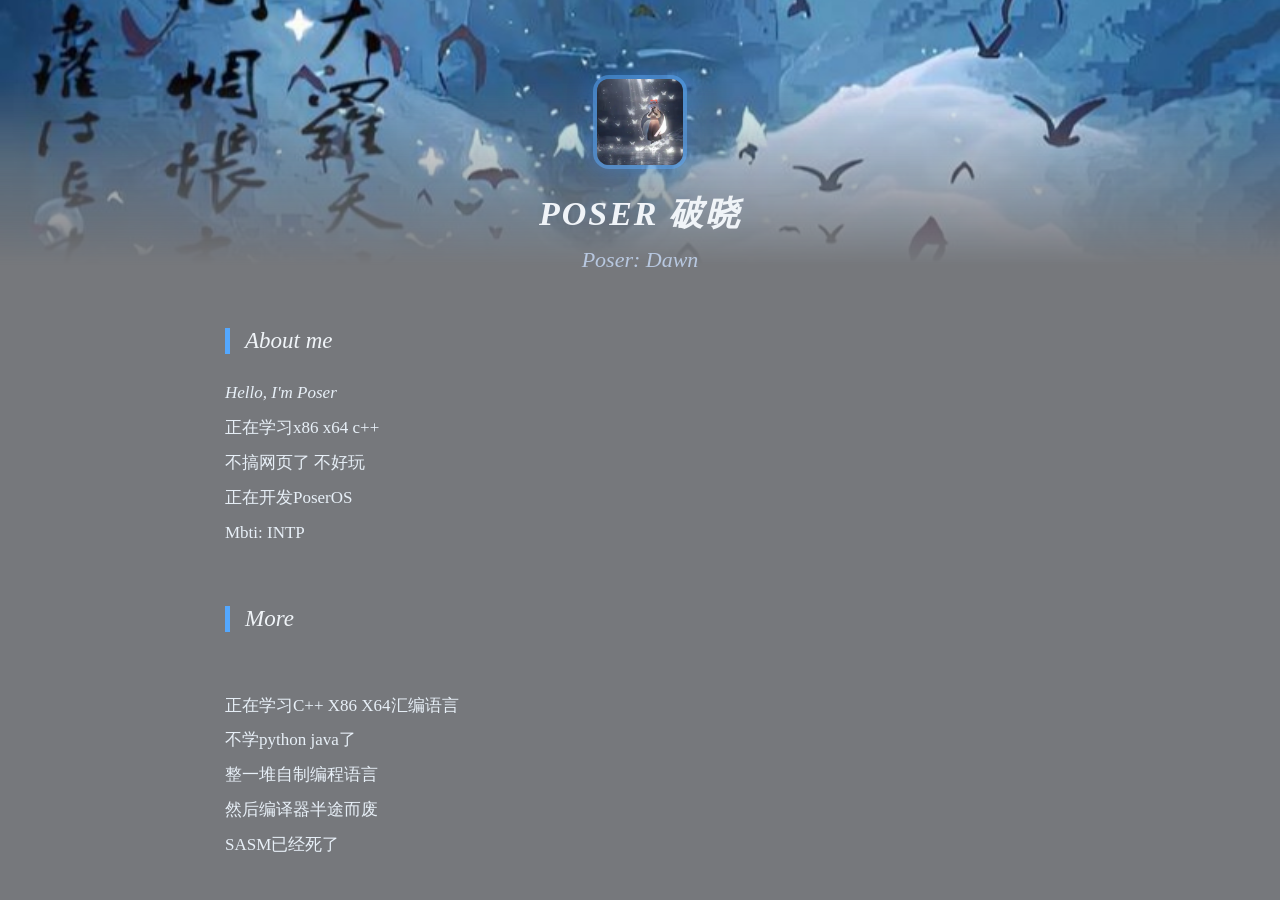
<file: Poser/index.html>
<!DOCTYPE html>
<html lang="zh-CN">
<head>
	<meta charset="UTF-8">
	<meta name="viewport" content="width=device-width, initial-scale=1.0">
	<title>个人简介主页</title>
	<style>
		* {
			margin: 0;
			padding: 0;
			box-sizing: border-box;
			  user-select: none;
  outline: none;
  -webkit-tap-highlight-color: transparent;
		}
		html, body {
			width: 100%;
			height: 100%;
		}

		body {
			font-family: "SimSun", "STSong", "Georgia", serif;
		}

		.english {
			font-family: "Georgia", "Times New Roman", serif;
			font-style: italic;
		}

		.wrap {
			width: 100vw;
			height: 100vh;
			background: rgba(35, 38, 45, 0.62);
			backdrop-filter: blur(14px);
			position: relative;
			overflow-y: auto;
			overflow-x: hidden;
		}
		.bg-top-layer {
			position: absolute;
			top: 0;
			left: 0;
			width: 100%;
			height: 7cm;
			background: url("top-bg.jpg") no-repeat center center;
			background-size: cover;
			mask-image: linear-gradient(to bottom, #000 30%, transparent 100%);
			-webkit-mask-image: linear-gradient(to bottom, #000 30%, transparent 100%);
		}
		.content-box {
			position: relative;
			z-index: 2;
			max-width: 920px;
			margin: 0 auto;
			padding: 55px 45px;
		}
		.head-box {
			text-align: center;
			margin-bottom: 50px;
			margin-top: 20px;
		}
		.avatar {
			width: 2.5cm;
			height: 2.5cm;
			border-radius: 16px;
			border: 4px solid rgba(90, 170, 255, 0.55);
			box-shadow: 0 0 25px rgba(66, 153, 255, 0.4);
			object-fit: cover;
			display: block;
			margin: 0 auto;
		}
		.name {
			font-size: 34px;
			font-weight: 600;
			letter-spacing: 2px;
			margin: 22px 0 10px;
			color: #f0f4f8;
		}
		.slogan {
			font-size: 22px;
			color: #b8c8e0;
		}
		.section-title {
			font-size: 23px;
			margin: 55px 0 22px;
			padding-left: 15px;
			border-left: 5px solid #54a8ff;
			color: #f0f4f8;
		}
		.content-text {
			line-height: 2.05;
			font-size: 17px;
			color: #e8f0f8;
			margin-bottom: 28px;
		}
		.show-img {
			width: 100%;
			border-radius: 18px;
			border: 2px solid rgba(255,255,255,0.25);
			box-shadow: 0 8px 24px rgba(0,0,0,0.38);
			margin: 18px 0 28px;
			transition: 0.3s ease;
			padding: 4px;
			background: rgba(255,255,255,0.05);
		}
		.work-img {
			width: 100%;
			border-radius: 18px;
			border: 2px solid rgba(255,255,255,0.25);
			box-shadow: 0 8px 24px rgba(0,0,0,0.38);
			margin: 18px 0 28px;
			transition: transform 0.3s ease;
			cursor: pointer;
			padding: 4px;
			background: rgba(255,255,255,0.05);
		}
		.work-img:hover {
			transform: scale(1.02);
		}
		.footer {
			margin-top: 70px;
			text-align: center;
			font-size: 14px;
			color: #8a9cb3;
		}
	</style>
</head>
<body>
	<div class="wrap">
		<div class="bg-top-layer"></div>
		<div class="content-box">
			<div class="head-box">
				<img src="avatar.png" alt="头像" class="avatar">
				<div class="name english">POSER 破晓</div>
				<div class="slogan english">Poser: Dawn</div>
			</div>

			<div class="section-title english">About me</div>
			<div class="content-text">
				<span class="english">Hello, I'm Poser</span>
				<br>正在学习x86 x64 c++
				<br>不搞网页了 不好玩
				<br>正在开发PoserOS
				<br>Mbti: INTP
			</div>

			<div class="section-title english">More</div>
			<div class="content-text">

<br>正在学习C++ X86 X64汇编语言
<br>不学python java了
<br>整一堆自制编程语言
<br>然后编译器半途而废
<br>SASM已经死了
			</div>
			<!--<a href="https://skyposer.github.io/WebGames/SASM" target="_blank">
		    	<img src="img1.jpg" class="show-img">
			</a>
			<div class="content-text">

			</div>-->

			<div class="section-title" english>Works</div>
			<div class="content-text">
				心电图模拟器 - 在线项目演示，点击下方图片即可访问。
			</div>
			<a href="https://skyposer.github.io/WebGames/PoserECG/" target="_blank">
				<img src="work_ecg.jpg" class="work-img" alt="心电图模拟器">
			</a>
			<div class="content-text">
基于HTML+JavaScript+CSS
<br>主要支持者: H128 Tsee
<br>开发技术支持: WYL.龙尊
<br>思路提供: 送
<br>感谢交流群内所有测试玩家!
<br>目前版本 V2.1.2 RC
			</div>

			<div class="section-title">Life</div>
			<div class="content-text">Github 开源<br>点击下方图标跳转Github(其实纯废话)</div>
			<a href="https://github.com/skyposer/WebGames" target="_blank">
		    	<img src="img3.jpg" class="show-img">
			</a>
			<div class="content-text">
没什么哈
<br>感谢好友支持
<br>Github: skyposer
			</div>
<!-- 访问量统计 -->
<script async src="https://busuanzi.ibruce.info/busuanzi/2.3/busuanzi.pure.mini.js"></script>

<div class="footer">
	纵有狂风平地起 · 我亦乘风破万里
	<br>From Poser
	<br><br>
	<span id="busuanzi_container_site_pv">总访问量：<span id="busuanzi_value_site_pv"></span> 次</span>
	<span style="margin:0 10px;">|</span>
	<span id="busuanzi_container_site_uv">访客数：<span id="busuanzi_value_site_uv"></span> 人</span>
</div>

		</div>
	</div>
</body>
</html>
</file>
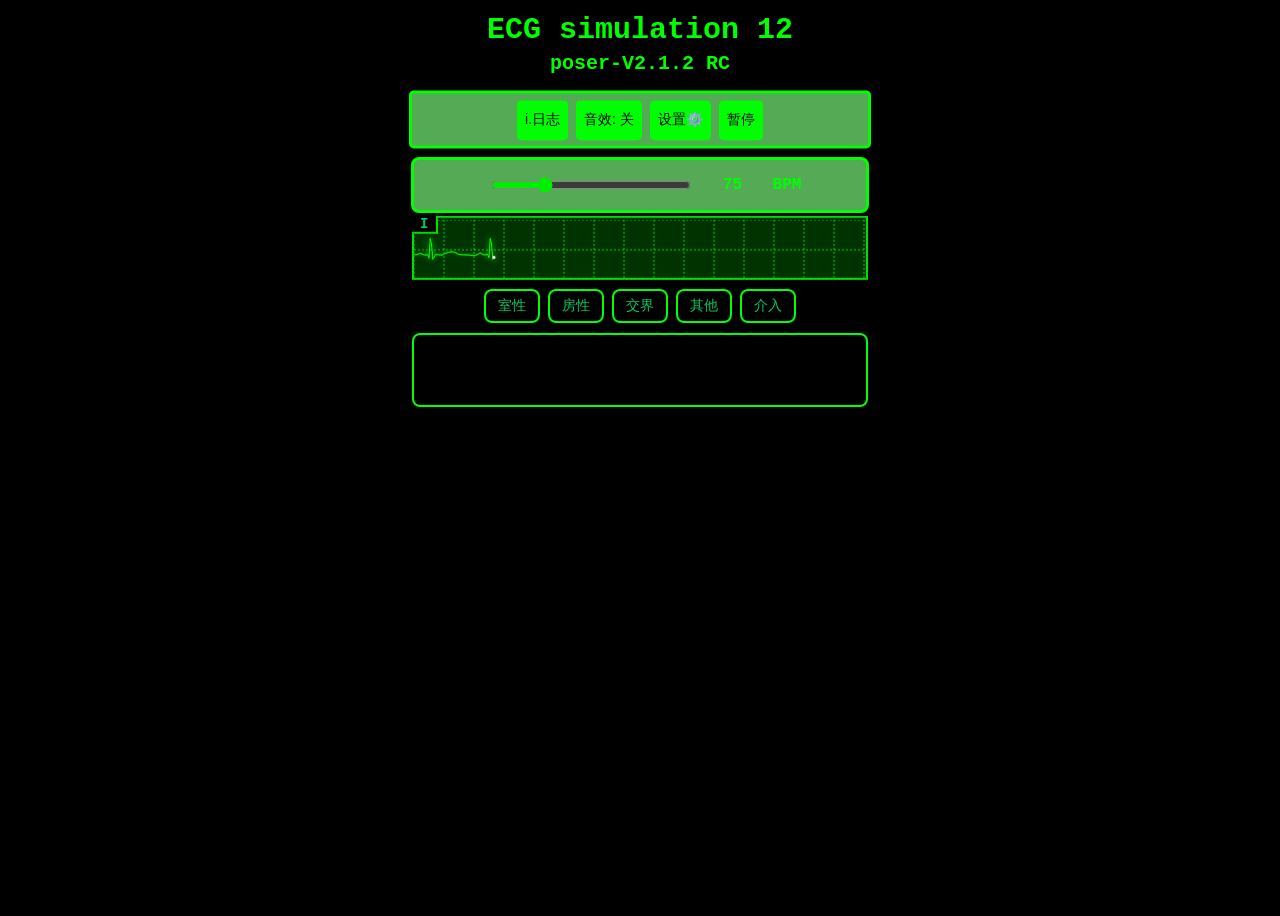
<file: PoserECG/index.html>
<!doctype html>
<html>
 <head>
  <meta charset="UTF-8">
  <meta name="viewport" content="width=device-width, initial-scale=1.0, maximum-scale=1.0, user-scalable=no">
  <title>POSER: ECG-12 RC</title>
  <style>
		body {
			position: relative;
			background: #000;
			font-family: 'Courier New', monospace;
			transform-origin: center center;
			width: 100%;
			min-height: 100vh;
			margin: 0 auto;
			overflow-x: hidden;
			padding: 8px 0;
			max-width: 480px;
		}

		.ecg-container {
			height: auto;
			overflow-y: auto;
			max-height: 60vh;
			padding-bottom: 10px;
			width: 95%;
			margin: 0 auto;
			transform: translateY(-60%);
		}

		.ecgc2 {
			width: 100%;
			height: 60px;
			background: rgba(255, 255, 255, 0);
			display: block;
			margin-top: 15.7px;
			position: relative;
			/*filter: blur(0.3px);*/
			transform: translateY(-15px);
			z-index: 7878;
		}

		.lead-box {
			border: 2px solid #00dd00;
			
			margin-bottom: 8px;
			position: relative;
			background: #030;
			height: 60px;
		}

		.lead-name {
			position: absolute;
			top: -2px;
			left: -2px;
			background: #000;
			border-right: 2px solid #00dd00;
			border-bottom: 2px solid #00dd00;
			padding: 0 8px;
			color: #00cc66;
			font-weight: bold;
			font-size: 14px;
			z-index: 7891;
		}

		.ecg-canvas {
			width: 100%;
			height: 60px;
			background: rgba(255, 255, 255, 0);
			display: block;
			margin-top: 15.7px;
			position: relative;
			/*filter: blur(0.3px);*/
			transform: translateY(-15px)
		}

		.lead-vertical-line {
			position: absolute;
			top: 0;
			left: 0;
			width: 2px;
			height: 100%;
			background: rgba(122, 190, 130, 0);
			z-index: 10;
			pointer-events: none;
			z-index: 7891;
		}

		.button-row {
			display: flex;
			justify-content: center;
			gap: 8px;
			margin-top: -58px;
			flex-wrap: wrap;
			width: 95%;
			margin-left: auto;
			margin-right: auto;
		}

		.diagnosis-btn {
			background: #000;
			color: #00cc66;
			border: 2px solid #00ff00;
			border-radius: 8px;
			padding: 6px 12px;
			font-size: 14px;
			cursor: pointer;
		}

		.diagnosis-btn.active {
			background: #00cc66;
			color: #000;
		}

		.diagnosis-btn:hover {
			background: #00cc66;
			color: #000;
		}

		.result-box {
			width: 90%;
			min-height: 50px;
			margin: 10px auto 0;
			border: 2px solid #00ff00;
			border-radius: 8px;
			background: #000;
			padding: 10px;
			display: flex;
			flex-wrap: wrap;
			justify-content: center;
			align-items: center;
			gap: 8px;
		}

		.audio-toggle {
			position: relative;
			height: 40px;
			background: #0f0;
			color: #000;
			border: 2px solid #00ff00;
			border-radius: 5px;
			top: 7px;
			font-size: 14px;
			z-index: 1000;
		}
	.sub-btn {
		background: #001100;
		color: #00ff00;
		border: 2px solid #00ff00;
		border-radius: 8px;
		padding: 5px 10px;
		font-size: 12px;
		cursor: pointer;
		width: 90px;
		text-align: center;
		white-space: nowrap;
		overflow: hidden;
		text-overflow: ellipsis;
	}

		.sub-btn:hover, .sub-btn.active {
			background: #00cc66;
			color: #000;
		}

		.control-panel {
			width: 90%;
			margin: 10px auto;
			border: 3px solid #00ff00;
			border-radius: 8px;
			background: #55aa55;
			padding: 10px;
			color: #00ff00;
			font-weight: 900;
			transform: translateY(-75%)
		}

		.control-row {
			display: flex;
			align-items: center;
			justify-content: center;
			gap: 10px;
			margin: 5px 0;
		}

		.control-row input[type="range"] {
			width: 200px;
		}

		.hr-display {
			font-weight: bold;
			min-width: 60px;
			text-align: center;
		}

		.log-page {
			position: fixed;
			top: 0;
			left: 0;
			width: 100%;
			height: 100%;
			background: #000;
			z-index: 1001;
			display: none;
			flex-direction: column;
			align-items: flex-start;
			padding: 20px;
		}

		.log-title {
			color: #ffffff;
			font-size: 32px;
			font-weight: bold;
			margin-bottom: 40px;
			text-align: left;
			width: 100%;
		}

		.log-btn {
			position: relative;
			height: 40px;
			background: #0f0;
			color: #000;
			border: 2px solid #00ff00;
			border-radius: 5px;
			top: 7px;
			font-size: 14px;
			z-index: 1000;
		}
		

		.log-btn:hover {
			background: #00cc66;
			color: #000;
		}

		.log-page .diagnosis-btn {
			color: #ffffff;
			margin: 0 auto;
			align-self: center;
		}

		.log-page .diagnosis-btn:hover {
			background: #00cc66;
			color: #000;
		}
		
		.otherbtn {
			position: relative;
			width: 95%;
			height: 52px;
			background: #55aa55;
			border: 3px solid #00ff00;
			border-radius: 5px;
			margin: 0 auto;
			display: flex;
			justify-content: center;
			flex-wrap: wrap;
			gap: 8px;
			transform: translateY(-70%);
		}
		
		.main-title {
			position: relative;
			color: #00ff00;
			font-size: 30px;
			font-weight: 900;
			text-align: center;
			top: -20px;
		}
		
		.sub-title {
			position: relative;
			color: #00ff00;
			font-size: 20px;
			font-weight: 900;
			text-align: center;
			top: -40px;
		}
		
		#hrSlider {
			width: 200px;
			accent-color: #00ee00;
		}
		
		.suutitle {
			position: relative;
			color: #00ff00;
			font-size: 16px;
			font-weight: 900;
			text-align: center;
			top: -40px;
			margin: 10px;
		}

.setm {
	position: fixed;
	top: 0;
	left: 0;
	width: 100%;
	height: 100%;
	background: #000;
	z-index: 1001;
	display: none;
	flex-direction: column;
	align-items: center;
	justify-content: flex-start;
	padding-top: 10px;
	gap: 10px;
	}
.setxt {position: absolute; color: #0f0; font-size: 30px; left: 10px;}
				
	.leadtype {
		width: 60px;
		height: 40px;
		background: #050;
		border: 2px solid #0f0;
		border-radius: 5px;
		color: #0f0;
		font-family: Consolas, Monaco, "Courier New", monospace; /* 等宽字体设置 */
		font-weight: 700;
		font-size: 1.1em;
		margin-top: 7px;
		margin: 5px;
	}
	.typebox {
position: fixed;
	top: 0;
	left: 0;
	width: 90%;
	height: 150px;
	background: #030;
	z-index: 1001;
	flex-direction: row;
	align-items: center;
	justify-content: flex-start;
	 left: 50%;
	 padding: 5px;
	 border: 2px solid #0f0;
	 border-radius: 5px;
	 
	  	transform: translate(-50%, 50%);
	}
	.setRunBox{
		position: fixed;
	top: 0;
	left: 0;
	width: 90%;
	height: 220px;
	background: #030;
	z-index: 1001;
	flex-direction: row;
	align-items: center;
	justify-content: flex-start;
	 left: 50%;
	 padding: 5px;
	 border: 2px solid #0f0;
	 border-radius: 5px;
	 
	  	transform: translate(-50%, 135%);
	}
		.ByHeightFirst {
			width: 130px;
			accent-color: #00ee00;
			transform: translate(10%,0%);
		}
		.setrunboxexe{
			width: 320px;
			height: 40px;
			background: #060;
			border: 1px solid #0f0;
			border-radius: 5px;
			margin-bottom: 5px;
			display: flex;
			  align-items: center;
		}
		.ByHeightEcgForTitleTXT{
			color: #0f0;
			font-family: Consolas, Monaco, "Courier New", monospace;
			font-weight: 700;
			font-size: 20px;
			transform: translateX(10%);
		}
		
		.ByHeightEcgForTitleTXTscaling{
			color: #0f0;
			font-family: Consolas, Monaco, "Courier New", monospace;
			font-weight: 700;
			font-size: 19px;
			transform: translateX(22px);
		}
		.highLightPointFK{
			width: 100%;
			height: 60px;
			background: rgba(255, 255, 255, 0);
			display: block;
			margin-top: 15.7px;
			position: absolute;
			transform: translateY(-15px);
			z-index: 7890;
		}
	.settitle{position: relative; color: #0f0; font-size: 30px;}
	    
	</style>
 </head>
 <body>
  <h2 class="main-title">ECG simulation 12</h2>
  <h2 class="sub-title">poser-V2.1.2 RC</h2>
  <div class="otherbtn">
   <button class="log-btn" onclick="openLogPage()">i.日志</button>
   <button id="audioBtn" class="audio-toggle" onclick="toggleAudio()">音效: 关</button>
   <button id="SettingBtn" class="audio-toggle" onclick="openset()">设置⚙️</button>
   <button id="stopECG" class="audio-toggle">暂停</button>
   <!--<button class="log-btn"></button>-->
	   
  </div>
<div class="setm" id="setm">
<h1 class="settitle">显示导联</h1>
<!--<h1 class="setxt">FuckAI!</h1>-->
<div class="typebox">
<button class="leadtype" id="leadt1">I</button>
<button class="leadtype" id="leadt2">II</button>
<button class="leadtype" id="leadt3">III</button>
<button class="leadtype" id="leadt4">aVR</button>
<button class="leadtype" id="leadt5">aVL</button>
<button class="leadtype" id="leadt6">aVF</button>
<button class="leadtype" id="leadt7">V1</button>
<button class="leadtype" id="leadt8">V2</button>
<button class="leadtype" id="leadt9">V3</button>
<button class="leadtype" id="leadt10">V4</button>
<button class="leadtype" id="leadt11">V5</button>
<button class="leadtype" id="leadt12">V6</button>
</div>
<h1 class="settitle" style="color: #0f0; transform: translate(0px, 150px)">波形设置</h1>
<div class="setRunBox">
	<div class="setrunboxexe">
	 <h1 class="ByHeightEcgForTitleTXT">上帧偏移</h1>
 	<input type="range" id="ByHeightFirst" class="ByHeightFirst" min="-10" max="10" step="0.1" value="0">
	 <h1 class="ByHeightEcgForTitleTXTscaling" id='scaling1'>+0.0px</h1>
	</div>
	<div class="setrunboxexe">
	 <h1 class="ByHeightEcgForTitleTXT">此帧偏移</h1>
 	<input type="range" id="ByHeightSecond" class="ByHeightFirst" min="-10" max="10" step="0.1" value="0">
	 <h1 class="ByHeightEcgForTitleTXTscaling" id='scaling2'>+0.0px</h1>
	</div>
</div>
</div>
  <div class="log-page" id="logPage">
   <div class="log-title" style="font-size:12px;">
	ECG-12更新日志
	<br>
	0.0.1:
	<br>
	0.0.2:完善了室,房性波形
	<br>
	0.0.3:完善了更多波形
	<br>
	0.0.4:增加了下壁梗死
	<br>
	0.0.5:增加了前壁梗死与日志功能
	<br>
	0.0.5.1:开学了很生气
	<br>
	0.0.6:新增了预激AB
	<br>
	0.0.7:新增了高低血钾症
	<br>
	0.7.1:修改版本号规则，为子版本预留空间
	<br>
	0.8.0:新增了高低血钙症
	<br>
	0.9.0:新增了高低血镁症
	<br>
	1.0.0:预备正式版
	<br>
	1.1.0:新增了三个尖端扭转vt，电轴翻转速度不同
	<br>
	1.1.1:这一段暂时不动版本号
	<br>
	1.2.0:初代介入治疗功能
	<br>
	1.3.0:增加了心电音效，修复了已知问题
	<br>
	2.0.0:对模拟器进行全面大改,优化界面
	<br>
	2.1.2:改动较小，暂不说明
	<br>
	2.1.3:继续优化界面新增更多设置
	<br>
	2.1.4:修复Canvas,DPR适配
	--------------------------------------------
	<br>
	作: Poser_破晓 WYL.龙尊 思路: H128
	<br>
	程序: Poser_破晓 WYL.龙尊
	<br>
	设计: Poser_破晓
	<br>
	其他思路提供(dy):送
	<br>
	版本号控制不住了qwq
   </div>
   <button class="diagnosis-btn" onclick="closeLogPage()">返回</button>
  </div>
  <div class="control-panel">
   <div class="control-row">
	<span></span> <input class="inputhrof" type="range" id="hrSlider" min="0" max="300" step="1" value="75"> <span class="hr-display" id="hrDisplayFK">75</span> <span>BPM</span>
   </div>
  </div>
  <div class="ecg-container" id="ecgContainer">
   <div class="lead-box" id="lead1" style="display: block;">
	<span class="lead-name">I</span>
	<div class="lead-vertical-line"></div>
	<canvas class="ecg-canvas"></canvas>
	<canvas class="ecgc2" style='position: absolute;transform: translateY(-150%);'></canvas>
	<canvas class="highLightPointFK" style='position: absolute;transform: translateY(-150%);'></canvas>
   </div>
   <div class="lead-box" id="lead2" style="display: none;">
	<span class="lead-name">II</span>
	<div class="lead-vertical-line"></div>
	<canvas class="ecg-canvas"></canvas>
	<canvas class="ecgc2" style='position: absolute;transform: translateY(-150%);'></canvas>
	<canvas class="highLightPointFK" style='position: absolute;transform: translateY(-150%);'></canvas>
   </div>
   <div class="lead-box" id="lead3" style="display: none;">
	<span class="lead-name">III</span>
	<div class="lead-vertical-line"></div>
	<canvas class="ecg-canvas"></canvas>
	<canvas class="ecgc2" style='position: absolute;transform: translateY(-150%);'></canvas>
	<canvas class="highLightPointFK" style='position: absolute;transform: translateY(-150%);'></canvas>
   </div>
   <div class="lead-box" id="lead4" style="display: none;">
	<span class="lead-name">aVR</span>
	<div class="lead-vertical-line"></div>
	<canvas class="ecg-canvas"></canvas>
	<canvas class="ecgc2" style='position: absolute;transform: translateY(-150%);'></canvas>
	<canvas class="highLightPointFK" style='position: absolute;transform: translateY(-150%);'></canvas>
   </div>
   <div class="lead-box" id="lead5" style="display: none;">
	<span class="lead-name">aVL</span>
	<div class="lead-vertical-line"></div>
	<canvas class="ecg-canvas"></canvas>
	<canvas class="ecgc2" style='position: absolute;transform: translateY(-150%);'></canvas>
	<canvas class="highLightPointFK" style='position: absolute;transform: translateY(-150%);'></canvas>
   </div>
   <div class="lead-box" id="lead6" style="display: none;">
	<span class="lead-name">aVF</span>
	<div class="lead-vertical-line"></div>
	<canvas class="ecg-canvas"></canvas>
	<canvas class="ecgc2" style='position: absolute;transform: translateY(-150%);'></canvas>
	<canvas class="highLightPointFK" style='position: absolute;transform: translateY(-150%);'></canvas>
   </div>
   <div class="lead-box" id="lead7" style="display: none;">
	<span class="lead-name">V1</span>
	<div class="lead-vertical-line"></div>
	<canvas class="ecg-canvas"></canvas>
	<canvas class="ecgc2" style='position: absolute;transform: translateY(-150%);'></canvas>
	<canvas class="highLightPointFK" style='position: absolute;transform: translateY(-150%);'></canvas>
   </div>
   <div class="lead-box" id="lead8" style="display: none;">
	<span class="lead-name">V2</span>
	<div class="lead-vertical-line"></div>
	<canvas class="ecg-canvas"></canvas>
	<canvas class="ecgc2" style='position: absolute;transform: translateY(-150%);'></canvas>
	<canvas class="highLightPointFK" style='position: absolute;transform: translateY(-150%);'></canvas>
   </div>
   <div class="lead-box" id="lead9" style="display: none;">
	<span class="lead-name">V3</span>
	<div class="lead-vertical-line"></div>
	<canvas class="ecg-canvas"></canvas>
	<canvas class="ecgc2" style='position: absolute;transform: translateY(-150%);'></canvas>
	<canvas class="highLightPointFK" style='position: absolute;transform: translateY(-150%);'></canvas>
   </div>
   <div class="lead-box" id="lead10" style="display: none;">
	<span class="lead-name">V4</span>
	<div class="lead-vertical-line"></div>
	<canvas class="ecg-canvas"></canvas>
	<canvas class="ecgc2" style='position: absolute;transform: translateY(-150%);'></canvas>
	<canvas class="highLightPointFK" style='position: absolute;transform: translateY(-150%);'></canvas>
   </div>
   <div class="lead-box" id="lead11" style="display: none;">
	<span class="lead-name">V5</span>
	<div class="lead-vertical-line"></div>
	<canvas class="ecg-canvas"></canvas>
	<canvas class="ecgc2" style='position: absolute;transform: translateY(-150%);'></canvas>
	<canvas class="highLightPointFK" style='position: absolute;transform: translateY(-150%);'></canvas>
   </div>
   <div class="lead-box" id="lead12" style="display: none;">
	<span class="lead-name">V6</span>
	<div class="lead-vertical-line"></div>
	<canvas class="ecg-canvas"></canvas>
	<canvas class="ecgc2" style='position: absolute;transform: translateY(-150%);'></canvas>
	<canvas class="highLightPointFK" style='position: absolute;transform: translateY(-150%);'></canvas>
   </div>
  </div>
  <div class="button-row">
   <button class="diagnosis-btn" onclick="showVentricular()">室性</button>
   <button class="diagnosis-btn" onclick="showAtrial()">房性</button>
   <button class="diagnosis-btn" onclick="showJunctional()">交界</button>
   <button class="diagnosis-btn" onclick="showOther()">其他</button>
   <button class="diagnosis-btn" onclick="showInterventional()">介入</button>
  </div>
  <div class="result-box" id="resultBox"></div>
  <script>
let isPaused = false;
let animationId = null;
		const lead1 = document.getElementById('lead1');
		const lead2 = document.getElementById('lead2');
		const lead3 = document.getElementById('lead3');
		const lead4 = document.getElementById('lead4');
		const lead5 = document.getElementById('lead5');
		const lead6 = document.getElementById('lead6');
		const lead7 = document.getElementById('lead7');
		const lead8 = document.getElementById('lead8');
		const lead9 = document.getElementById('lead9');
		const lead10 = document.getElementById('lead10');
		const lead11 = document.getElementById('lead11');
		const lead12 = document.getElementById('lead12');
		let currentHR = 75;
		let globalTime = 0;
		let lastFrameTime = 0;

		let linePosition = 0;
		const LINE_SPEED = 1.25;

		let canvasWidth = 0;
		let allVerticalLines = null;
		let currentWaveFunc = null;

		let audioCtx = null;
		let isAudioEnabled = false;
		let lastValue = 0;
		let peakThreshold = 8;
		
		let LastByH = 0;
		let NextByH = 0;
		let hlCanvases = [];

function toOneDecimalPlaceAndKeePositiveORnegativeFuckTheseCodesHaHaAndItIsAshitMountainIfYouDontWanttoItAndYouGetOut(num) {
	let fixed = num.toFixed(1);
	let hello = (-1 * fixed).toFixed(1);
	return num >= 0 ? `+${fixed}` : `-${hello}`;
}

document.getElementById("ByHeightFirst").addEventListener("input",function(){
	LastByH = parseFloat(this.value);
	document.getElementById('scaling1').innerHTML = toOneDecimalPlaceAndKeePositiveORnegativeFuckTheseCodesHaHaAndItIsAshitMountainIfYouDontWanttoItAndYouGetOut(LastByH)+"px";
})

document.getElementById("ByHeightSecond").addEventListener("input",function(){
	NextByH = parseFloat(this.value);
	document.getElementById('scaling2').innerHTML = toOneDecimalPlaceAndKeePositiveORnegativeFuckTheseCodesHaHaAndItIsAshitMountainIfYouDontWanttoItAndYouGetOut(NextByH) + "px";
})
function getECGNoise(t) {
	//随机游走基线
	if (typeof getECGNoise.z === 'undefined') getECGNoise.z = 0;
	
	const A = -3;
	const B = 3;
	const F = 0.8;

	let min = getECGNoise.z - F;
	let max = getECGNoise.z + F;
	
	if (min < A) min = A;
	if (max > B) max = B;
	
	getECGNoise.z = min + Math.random() * (max - min);
	const drift = getECGNoise.z;
	

	const white = (Math.random() - 0.5) * 0.4;
	
	return /*drift;*/ + white;
}

function FKtheLastNoiseAndItIsAbetterNoise(t) {
   if (typeof FKtheLastNoiseAndItIsAbetterNoise.theActualValueThatSmoothlyCrawlsLikeASlugOnAWetFloor === 'undefined') 
   	FKtheLastNoiseAndItIsAbetterNoise.theActualValueThatSmoothlyCrawlsLikeASlugOnAWetFloor = 0;
   if (typeof FKtheLastNoiseAndItIsAbetterNoise.theTargetThatJumpsAroundLikeAKidOnSugarRush === 'undefined') 
   	FKtheLastNoiseAndItIsAbetterNoise.theTargetThatJumpsAroundLikeAKidOnSugarRush = 0;
  
  let dcck = 12;
   const dontGoBelowThisOrThePatientIsDead = -2.5; // 完蛋，我看不懂了 这个应该是上x
   const dontGoAboveThisOrThePatientIsAlsoDead = 2.5;//下x
   const howMuchTheKidJumps = 10 * dcck;//漂移速度
   const slugSpeed = dcck * 0.01;//漂移缓冲速度

   let leftWall = FKtheLastNoiseAndItIsAbetterNoise.theTargetThatJumpsAroundLikeAKidOnSugarRush - howMuchTheKidJumps;
   let rightWall = FKtheLastNoiseAndItIsAbetterNoise.theTargetThatJumpsAroundLikeAKidOnSugarRush + howMuchTheKidJumps;
   if (leftWall < dontGoBelowThisOrThePatientIsDead) leftWall = dontGoBelowThisOrThePatientIsDead;
   if (rightWall > dontGoAboveThisOrThePatientIsAlsoDead) rightWall = dontGoAboveThisOrThePatientIsAlsoDead;
   FKtheLastNoiseAndItIsAbetterNoise.theTargetThatJumpsAroundLikeAKidOnSugarRush = leftWall + Math.random() * (rightWall - leftWall);

   FKtheLastNoiseAndItIsAbetterNoise.theActualValueThatSmoothlyCrawlsLikeASlugOnAWetFloor += 
   	(FKtheLastNoiseAndItIsAbetterNoise.theTargetThatJumpsAroundLikeAKidOnSugarRush - 
   	 FKtheLastNoiseAndItIsAbetterNoise.theActualValueThatSmoothlyCrawlsLikeASlugOnAWetFloor) * slugSpeed;


   return  FKtheLastNoiseAndItIsAbetterNoise.theActualValueThatSmoothlyCrawlsLikeASlugOnAWetFloor;
}
		function toggleAudio() {
			if (!audioCtx) {
				audioCtx = new (window.AudioContext || window.webkitAudioContext)();
			}
			isAudioEnabled = !isAudioEnabled;
			document.getElementById('audioBtn').textContent = isAudioEnabled ? "音效: 开" : "音效: 关";
			if (audioCtx.state === 'suspended') audioCtx.resume();
		}
		
		function openset() {
			document.getElementById('setm').style.display = "flex";
		}
		
		function noall() {
			document.getElementById('setm').style.display = "none";
			lead1.style.display = 'none';
			lead2.style.display = 'none';
			lead3.style.display = 'none';
			lead4.style.display = 'none';
			lead5.style.display = 'none';
			lead6.style.display = 'none';
			lead7.style.display = 'none';
			lead8.style.display = 'none';
			lead9.style.display = 'none';
			lead10.style.display = 'none';
			lead11.style.display = 'none';
			lead12.style.display = 'none';
		}

		function playBeep() {
			if (!isAudioEnabled || !audioCtx) return;
			const osc = audioCtx.createOscillator();
			const gain = audioCtx.createGain();
			osc.type = 'sine';
			osc.frequency.setValueAtTime(1000, audioCtx.currentTime);
			gain.gain.setValueAtTime(0.1, audioCtx.currentTime);
			gain.gain.exponentialRampToValueAtTime(0.01, audioCtx.currentTime + 0.1);
			osc.connect(gain);
			gain.connect(audioCtx.destination);
			osc.start();
			osc.stop(audioCtx.currentTime + 0.1);
		}

		document.getElementById('hrSlider').addEventListener('input', function(e) {
			currentHRk = parseInt(e.target.value);
			currentHR = currentHRk/2;
			document.getElementById('hrDisplayFK').innerHTML = currentHRk;
		});
		
	   document.getElementById('leadt1').addEventListener('click', function(){
			noall();                                                      lead1.style.display = 'block';
				});                               
	   document.getElementById('leadt2').addEventListener('click', function(){
			noall();                                                      lead2.style.display = 'block';
				});                               
	   document.getElementById('leadt3').addEventListener('click', function(){
			noall();
						lead3.style.display = 'block';
				});

	   document.getElementById('leadt4').addEventListener('click', function(){
			noall();
						lead4.style.display = 'block';
				});

	   document.getElementById('leadt5').addEventListener('click', function(){
			noall();
						lead5.style.display = 'block';
				});

	   document.getElementById('leadt6').addEventListener('click', function(){
			noall();
						lead6.style.display = 'block';
				});

	   document.getElementById('leadt7').addEventListener('click', function(){
			noall();
						lead7.style.display = 'block';
				});

	   document.getElementById('leadt8').addEventListener('click', function(){
			noall();
						lead8.style.display = 'block';
				});

	   document.getElementById('leadt9').addEventListener('click', function(){
			noall();
						lead9.style.display = 'block';
				});

	   document.getElementById('leadt10').addEventListener('click', function(){
			noall();
						lead10.style.display = 'block';
				});

	   document.getElementById('leadt11').addEventListener('click', function(){
			noall();
						lead11.style.display = 'block';
				});

	   document.getElementById('leadt12').addEventListener('click', function(){
			noall();
						lead12.style.display = 'block';
				});


		function smoothStep(x, x0, x1, y0, y1) {
			if (x <= x0) return y0;
			if (x >= x1) return y1;
			const t = (x - x0) / (x1 - x0);
			return y0 + t * t * (3 - 2 * t) * (y1 - y0);
		}

		function gaussian(x, center, width, amplitude) {
			return amplitude * Math.exp(-Math.pow(x - center, 2) / (2 * Math.pow(width, 2)));
		}

		const leadAmps = {
			0: {P: 2, Q: -2, R: 12, S: -3, T: 4},
			1: {P: 2.5, Q: -2, R: 15, S: -2, T: 5},
			2: {P: 2, Q: -3, R: 10, S: -4, T: 3},
			3: {P: -1.5, Q: -1, R: -8, S: -8, T: -3},
			4: {P: 1.5, Q: -2, R: 8, S: -3, T: 3},
			5: {P: 2.5, Q: -2, R: 14, S: -2, T: 5},
			6: {P: 1, Q: 0, R: 3, S: -12, T: 2},
			7: {P: 1.5, Q: 0, R: 8, S: -15, T: 4},
			8: {P: 2, Q: -1, R: 15, S: -10, T: 5},
			9: {P: 2.5, Q: -1, R: 20, S: -5, T: 6},
			10: {P: 2.5, Q: -2, R: 22, S: -3, T: 6},
			11: {P: 2, Q: -2, R: 18, S: -2, T: 5}
		};

		function normalSinus(t, leadIndex) {
			const period = 60000 / (currentHR);
			t = t % period;

			const amp = leadAmps[leadIndex];
			let y = 0;

			if (t >= 0 && t <= 100) {
				y += gaussian(t, 50, 25, amp.P);
			}

			const qrsStart = 160;
			if (t >= qrsStart && t <= qrsStart + 80) {
				const qrsT = t - qrsStart;
				if (qrsT >= 0 && qrsT <= 15) {
					y += smoothStep(qrsT, 0, 7, 0, amp.Q) + smoothStep(qrsT, 7, 15, amp.Q, 0);
				}
				if (qrsT >= 10 && qrsT <= 50) {
					y += smoothStep(qrsT, 10, 30, 0, amp.R) + smoothStep(qrsT, 30, 50, amp.R, 0);
				}
				if (qrsT >= 40 && qrsT <= 80) {
					y += smoothStep(qrsT, 40, 60, 0, amp.S) + smoothStep(qrsT, 60, 80, amp.S, 0);
				}
			}

			if (t >= 360 && t <= 560) {
				y += gaussian(t, 460, 60, amp.T);
			}

			return y;
		}

function atrialFibrillation(t, leadIndex) {
   const avgVentricularRate = Math.min(currentHR, 100)* 2;
   const avgPeriod = 60000 / avgVentricularRate;
   const amp = leadAmps[leadIndex];

   let y = (Math.sin(t * 0.08) + Math.sin(t * 0.12)) * 1.5;
   y += (Math.random() - 0.5) * 2;

   if (typeof atrialFibrillation.theHeartDecidesWhenToBeatNotYou === 'undefined') {
   	atrialFibrillation.theHeartDecidesWhenToBeatNotYou = [];
   	atrialFibrillation.whenDidThisChaosStart = 0;
   }

   const endOfThisMadness = atrialFibrillation.whenDidThisChaosStart + 
   	atrialFibrillation.theHeartDecidesWhenToBeatNotYou.reduce((a,b)=>a+b, 0);

   if (t > endOfThisMadness || atrialFibrillation.theHeartDecidesWhenToBeatNotYou.length === 0) {
   	atrialFibrillation.theHeartDecidesWhenToBeatNotYou = [];
   	atrialFibrillation.whenDidThisChaosStart = t;
   	for (let i = 0; i < 50; i++) {
   		const howLongThePatientWaits = 0.5 + Math.random() * 1.0;
   		atrialFibrillation.theHeartDecidesWhenToBeatNotYou.push(avgPeriod * howLongThePatientWaits);
   	}
   }

   let beatStartedAt = atrialFibrillation.whenDidThisChaosStart;
   let qrsPhase = -1;
   for (let interval of atrialFibrillation.theHeartDecidesWhenToBeatNotYou) {
   	if (t >= beatStartedAt && t < beatStartedAt + 400) {
   		qrsPhase = t - beatStartedAt;
   		break;
   	}
   	beatStartedAt += interval;
   }

   if (qrsPhase >= 0 && qrsPhase <= 80) {
   	const qrsT = qrsPhase;
   	if (qrsT >= 0 && qrsT <= 15) {
   		y += smoothStep(qrsT, 0, 7, 0, amp.Q) + smoothStep(qrsT, 7, 15, amp.Q, 0);
   	}
   	if (qrsT >= 10 && qrsT <= 50) {
   		y += smoothStep(qrsT, 10, 30, 0, amp.R) + smoothStep(qrsT, 30, 50, amp.R, 0);
   	}
   	if (qrsT >= 40 && qrsT <= 80) {
   		y += smoothStep(qrsT, 40, 60, 0, amp.S) + smoothStep(qrsT, 60, 80, amp.S, 0);
   	}
   }

   if (qrsPhase >= 120 && qrsPhase <= 320) {
   	y += gaussian(qrsPhase, 220, 60, amp.T);
   }

   return y;
}

		function atrialFlutter(t, leadIndex) {
			const atrialRate = 300;
			const ventricularRate = currentHR;
			const amp = leadAmps[leadIndex];

			let y = 0;

			const flutterPeriod = 60000 / atrialRate;
			const flutterPhase = t % flutterPeriod;
			if (flutterPhase < flutterPeriod * 0.3) {
				y += smoothStep(flutterPhase, 0, flutterPeriod * 0.3, 0, 6);
			} else {
				y += smoothStep(flutterPhase, flutterPeriod * 0.3, flutterPeriod, 6, 0);
			}

			const ventricularPeriod = 60000 / ventricularRate;
			const qrsPhase = t % ventricularPeriod;

			if (qrsPhase >= 0 && qrsPhase <= 80) {
				const qrsT = qrsPhase;
				if (qrsT >= 0 && qrsT <= 15) {
					y += smoothStep(qrsT, 0, 7, 0, amp.Q) + smoothStep(qrsT, 7, 15, amp.Q, 0);
				}
				if (qrsT >= 10 && qrsT <= 50) {
					y += smoothStep(qrsT, 10, 30, 0, amp.R) + smoothStep(qrsT, 30, 50, amp.R, 0);
				}
				if (qrsT >= 40 && qrsT <= 80) {
					y += smoothStep(qrsT, 40, 60, 0, amp.S) + smoothStep(qrsT, 60, 80, amp.S, 0);
				}
			}

			if (qrsPhase >= 120 && qrsPhase <= 320) {
				y += gaussian(qrsPhase, 220, 60, amp.T);
			}

			return y;
		}

		function ventricularTachycardia(t, leadIndex) {
			
			let rate = currentHR
			const period = 60000 / rate;
			const phase = t % period;
			const amp = leadAmps[leadIndex];

			let y = 0;
			if (phase >= 0 && phase <= 140) {
				const qrsAmp = amp.R * 1.8;
				if (phase <= 70) {
					y += smoothStep(phase, 0, 70, 0, qrsAmp);
				} else {
					y += smoothStep(phase, 70, 140, qrsAmp, 0);
				}
			}

			if (phase >= 150 && phase <= 310) {
				y += gaussian(phase, 260, 70, -amp.T * 1.5);
			}

			return y;
		}

		function ventricularFibrillation(t, leadIndex) {
			let y = 0;
			y += 8 * Math.sin(t * 0.05);
			y += 6 * Math.sin(t * 0.08);
			y += 4 * Math.sin(t * 0.12);
			y += (Math.random() - 0.5) * 6;
			return y;
		}

		function ventricularFlutter(t, leadIndex) {
			const rate = 300;
			const period = 60000 / rate;
			const phase = t % period;

			const omega = 2 * Math.PI / period;
			let y = 15 * Math.sin(omega * phase);
			y += 3 * Math.sin(2 * omega * phase);

			return y;
		}
function prematureVentricularContraction(t, leadIndex) {
   const amp = leadAmps[leadIndex];
   let y = 0;

   // 心脏有自己的想法喵', 算不准它什么时候搞事情qwq(发疯)
   if (typeof prematureVentricularContraction.theHeartIsADickAndHidesItsSchedule === 'undefined') {
   	prematureVentricularContraction.theHeartIsADickAndHidesItsSchedule = [];
   	prematureVentricularContraction.whenDidThisBullshitStart = 0;
   }

   const scheduleEnd = prematureVentricularContraction.whenDidThisBullshitStart +
   	prematureVentricularContraction.theHeartIsADickAndHidesItsSchedule.reduce((a,b)=>a+b, 0);

   if (t > scheduleEnd || prematureVentricularContraction.theHeartIsADickAndHidesItsSchedule.length === 0) {
   	prematureVentricularContraction.theHeartIsADickAndHidesItsSchedule = [];
   	prematureVentricularContraction.whenDidThisBullshitStart = t;

   	let totalTime = 0;
   	while (totalTime < 30000) {
   		const normalBeats = 4 + Math.floor(Math.random() * 3); // 4~6个正常跳
   		const basePeriod = 60000 / currentHR;

   		for (let i = 0; i < normalBeats; i++) {
   			prematureVentricularContraction.theHeartIsADickAndHidesItsSchedule.push(basePeriod);
   			totalTime += basePeriod;
   		}
   		const pvcWidth = 200;
   		prematureVentricularContraction.theHeartIsADickAndHidesItsSchedule.push(pvcWidth);
   		totalTime += pvcWidth;

   		//心脏被吓到了qwq
   		const compensatoryPause = basePeriod * (1.2 + Math.random() * 0.8); //FUCK
   		prematureVentricularContraction.theHeartIsADickAndHidesItsSchedule.push(compensatoryPause);
   		totalTime += compensatoryPause;
   	}
   }
   let beatStart = prematureVentricularContraction.whenDidThisBullshitStart;
   let beatType = 'normal';
   let beatPhase = 0;
   let beatDuration = 0;

   for (let i = 0; i < prematureVentricularContraction.theHeartIsADickAndHidesItsSchedule.length; i++) {
   	const duration = prematureVentricularContraction.theHeartIsADickAndHidesItsSchedule[i];
   	if (t >= beatStart && t < beatStart + duration) {
   		beatPhase = t - beatStart;
   		beatDuration = duration;
   		// 判断
   		const basePeriod = 60000 / currentHR;
   		if (Math.abs(duration - basePeriod) < 10) beatType = 'normal';
   		else if (duration === 200) beatType = 'pvc';
   		else beatType = 'pause';
   		break;
   	}
   	beatStart += duration;
   }
   if (beatType === 'normal') {
   	y = normalSinus(beatPhase, leadIndex);
   }

   else if (beatType === 'pvc') {
   	if (beatPhase >= 0 && beatPhase <= 140) {
   		const qrsAmp = amp.R * 1.8;
   		if (beatPhase <= 70) {
   			y += smoothStep(beatPhase, 0, 70, 0, qrsAmp);
   		} else {
   			y += smoothStep(beatPhase, 70, 140, qrsAmp, 0);
   		}
   	}
   	if (beatPhase >= 150 && beatPhase <= 310) {
   		y += gaussian(beatPhase, 260, 70, -20);
   	}
   }
   //心脏发呆
   else if (beatType === 'pause') {
   	y = 0;
   }

   return y;
}
		function avBlock1st(t, leadIndex) {
			const period = 60000 / currentHR;
			t = t % period;

			const amp = leadAmps[leadIndex];
			let y = 0;

			if (t >= 0 && t <= 100) {
				y += gaussian(t, 50, 25, amp.P);
			}

			const qrsStart = 280;
			if (t >= qrsStart && t <= qrsStart + 80) {
				const qrsT = t - qrsStart;
				if (qrsT >= 0 && qrsT <= 15) {
					y += smoothStep(qrsT, 0, 7, 0, amp.Q) + smoothStep(qrsT, 7, 15, amp.Q, 0);
				}
				if (qrsT >= 10 && qrsT <= 50) {
					y += smoothStep(qrsT, 10, 30, 0, amp.R) + smoothStep(qrsT, 30, 50, amp.R, 0);
				}
				if (qrsT >= 40 && qrsT <= 80) {
					y += smoothStep(qrsT, 40, 60, 0, amp.S) + smoothStep(qrsT, 60, 80, amp.S, 0);
				}
			}

			if (t >= 480 && t <= 680) {
				y += gaussian(t, 580, 60, amp.T);
			}

			return y;
		}

		function avBlock2ndType1(t, leadIndex) {
			const cycleLength = 60000 / currentHR * 5;
			const cyclePos = t % cycleLength;
			const beatPeriod = cycleLength / 5;
			const beatIndex = Math.floor(cyclePos / beatPeriod);
			const beatPhase = cyclePos % beatPeriod;

			const amp = leadAmps[leadIndex];
			let y = 0;

			if (beatIndex < 4) {
				const prProlongation = beatIndex * 40;
				const prInterval = 160 + prProlongation;

				if (beatPhase >= 0 && beatPhase <= 100) {
					y += gaussian(beatPhase, 50, 25, amp.P);
				}

				const qrsStart = prInterval;
				if (beatPhase >= qrsStart && beatPhase <= qrsStart + 80) {
					const qrsT = beatPhase - qrsStart;
					if (qrsT >= 0 && qrsT <= 15) {
						y += smoothStep(qrsT, 0, 7, 0, amp.Q) + smoothStep(qrsT, 7, 15, amp.Q, 0);
					}
					if (qrsT >= 10 && qrsT <= 50) {
						y += smoothStep(qrsT, 10, 30, 0, amp.R) + smoothStep(qrsT, 30, 50, amp.R, 0);
					}
					if (qrsT >= 40 && qrsT <= 80) {
						y += smoothStep(qrsT, 40, 60, 0, amp.S) + smoothStep(qrsT, 60, 80, amp.S, 0);
					}
				}

				if (beatPhase >= qrsStart + 120 && beatPhase <= qrsStart + 320) {
					y += gaussian(beatPhase, qrsStart + 220, 60, amp.T);
				}
			} else {
				if (beatPhase >= 0 && beatPhase <= 100) {
					y += gaussian(beatPhase, 50, 25, amp.P);
				}
			}

			return y;
		}

		function avBlock2ndType2(t, leadIndex) {
			const cycleLength = 60000 / currentHR * 4;
			const cyclePos = t % cycleLength;
			const beatPeriod = cycleLength / 4;
			const beatIndex = Math.floor(cyclePos / beatPeriod);
			const beatPhase = cyclePos % beatPeriod;

			const amp = leadAmps[leadIndex];
			let y = 0;

			if (beatIndex < 3) {
				if (beatPhase >= 0 && beatPhase <= 100) {
					y += gaussian(beatPhase, 50, 25, amp.P);
				}

				const qrsStart = 160;
				if (beatPhase >= qrsStart && beatPhase <= qrsStart + 80) {
					const qrsT = beatPhase - qrsStart;
					if (qrsT >= 0 && qrsT <= 15) {
						y += smoothStep(qrsT, 0, 7, 0, amp.Q) + smoothStep(qrsT, 7, 15, amp.Q, 0);
					}
					if (qrsT >= 10 && qrsT <= 50) {
						y += smoothStep(qrsT, 10, 30, 0, amp.R) + smoothStep(qrsT, 30, 50, amp.R, 0);
					}
					if (qrsT >= 40 && qrsT <= 80) {
						y += smoothStep(qrsT, 40, 60, 0, amp.S) + smoothStep(qrsT, 60, 80, amp.S, 0);
					}
				}

				if (beatPhase >= 360 && beatPhase <= 560) {
					y += gaussian(beatPhase, 460, 60, amp.T);
				}
			} else {
				if (beatPhase >= 0 && beatPhase <= 100) {
					y += gaussian(beatPhase, 50, 25, amp.P);
				}
			}

			return y;
		}

		function avBlock3rd(t, leadIndex) {
			const atrialRate = 100;
			const ventricularRate = Math.max(currentHR, 40);
			const amp = leadAmps[leadIndex];

			let y = 0;

			const pPeriod = 60000 / atrialRate;
			const pPhase = t % pPeriod;
			if (pPhase >= 0 && pPhase <= 100) {
				y += gaussian(pPhase, 50, 25, amp.P);
			}

			const qrsPeriod = 60000 / ventricularRate;
			const qrsPhase = t % qrsPeriod;
			if (qrsPhase >= 0 && qrsPhase <= 100) {
				const qrsT = qrsPhase;
				if (qrsT >= 0 && qrsT <= 20) {
					y += smoothStep(qrsT, 0, 10, 0, amp.Q) + smoothStep(qrsT, 10, 20, amp.Q, 0);
				}
				if (qrsT >= 15 && qrsT <= 60) {
					y += smoothStep(qrsT, 15, 37, 0, amp.R * 0.8) + smoothStep(qrsT, 37, 60, amp.R * 0.8, 0);
				}
				if (qrsT >= 50 && qrsT <= 100) {
					y += smoothStep(qrsT, 50, 75, 0, amp.S) + smoothStep(qrsT, 75, 100, amp.S, 0);
				}
			}

			const tPhase = t % qrsPeriod;
			if (tPhase >= 140 && tPhase <= 340) {
				y += gaussian(tPhase, 240, 70, amp.T);
			}

			return y;
		}

		function supraventricularTachycardia(t, leadIndex) {
			const rate = Math.max(currentHR, 150);
			const period = 60000 / rate;
			const phase = t % period;
			const amp = leadAmps[leadIndex];

			let y = 0;

			if (phase >= 0 && phase <= 60) {
				if (phase <= 10) {
					y += smoothStep(phase, 0, 5, 0, amp.Q) + smoothStep(phase, 5, 10, amp.Q, 0);
				}
				if (phase >= 8 && phase <= 35) {
					y += smoothStep(phase, 8, 22, 0, amp.R) + smoothStep(phase, 22, 35, amp.R, 0);
				}
				if (phase >= 30 && phase <= 60) {
					y += smoothStep(phase, 30, 45, 0, amp.S) + smoothStep(phase, 45, 60, amp.S, 0);
				}
			}

			if (phase >= 100 && phase <= 250) {
				y += gaussian(phase, 175, 50, amp.T);
			}

			return y;
		}

		function rbbbIncomplete(t, leadIndex) {
			const period = 60000 / currentHR;
			const phase = t % period;
			const amp = leadAmps[leadIndex];

			let y = 0;

			if (phase >= 0 && phase <= 100) {
				y += gaussian(phase, 50, 25, amp.P);
			}

			const qrsStart = 160;
			if (phase >= qrsStart && phase <= qrsStart + 100) {
				const qrsT = phase - qrsStart;

				if (leadIndex === 6) {
					if (qrsT >= 0 && qrsT <= 15) {
						y += smoothStep(qrsT, 0, 7, 0, 2) + smoothStep(qrsT, 7, 15, 2, 0);
					}
					if (qrsT >= 12 && qrsT <= 40) {
						y += smoothStep(qrsT, 12, 26, 0, -8) + smoothStep(qrsT, 26, 40, -8, 0);
					}
					if (qrsT >= 45 && qrsT <= 85) {
						y += smoothStep(qrsT, 45, 65, 0, 8) + smoothStep(qrsT, 65, 85, 8, 0);
					}
				} else {
					if (qrsT >= 0 && qrsT <= 15) {
						y += smoothStep(qrsT, 0, 7, 0, amp.Q) + smoothStep(qrsT, 7, 15, amp.Q, 0);
					}
					if (qrsT >= 10 && qrsT <= 55) {
						y += smoothStep(qrsT, 10, 32, 0, amp.R) + smoothStep(qrsT, 32, 55, amp.R, 0);
					}
					if (qrsT >= 50 && qrsT <= 100) {
						y += smoothStep(qrsT, 50, 75, 0, amp.S) + smoothStep(qrsT, 75, 100, amp.S, 0);
					}
				}
			}

			if (phase >= 380 && phase <= 580) {
				const tAmp = leadIndex === 6 ? -amp.T : amp.T;
				y += gaussian(phase, 480, 60, tAmp);
			}

			return y;
		}

		function rbbbComplete(t, leadIndex) {
			const period = 60000 / currentHR;
			const phase = t % period;
			const amp = leadAmps[leadIndex];

			let y = 0;

			if (phase >= 0 && phase <= 100) {
				y += gaussian(phase, 50, 25, amp.P);
			}

			const qrsStart = 160;
			if (phase >= qrsStart && phase <= qrsStart + 120) {
				const qrsT = phase - qrsStart;

				if (leadIndex === 6) {
					if (qrsT >= 0 && qrsT <= 20) {
						y += smoothStep(qrsT, 0, 10, 0, 2) + smoothStep(qrsT, 10, 20, 2, 0);
					}
					if (qrsT >= 15 && qrsT <= 50) {
						y += smoothStep(qrsT, 15, 32, 0, -10) + smoothStep(qrsT, 32, 50, -10, 0);
					}
					if (qrsT >= 55 && qrsT <= 110) {
						y += smoothStep(qrsT, 55, 82, 0, 10) + smoothStep(qrsT, 82, 110, 10, 0);
					}
				} else {
					if (qrsT >= 0 && qrsT <= 20) {
						y += smoothStep(qrsT, 0, 10, 0, amp.Q) + smoothStep(qrsT, 10, 20, amp.Q, 0);
					}
					if (qrsT >= 15 && qrsT <= 65) {
						y += smoothStep(qrsT, 15, 40, 0, amp.R) + smoothStep(qrsT, 40, 65, amp.R, 0);
					}
					if (qrsT >= 60 && qrsT <= 120) {
						y += smoothStep(qrsT, 60, 90, 0, amp.S * 1.3) + smoothStep(qrsT, 90, 120, amp.S * 1.3, 0);
					}
				}
			}

			if (phase >= 400 && phase <= 600) {
				const tAmp = leadIndex === 6 ? -amp.T * 1.2 : amp.T;
				y += gaussian(phase, 500, 70, tAmp);
			}

			return y;
		}

		function lbbbIncomplete(t, leadIndex) {
			const period = 60000 / currentHR;
			const phase = t % period;
			const amp = leadAmps[leadIndex];

			let y = 0;

			if (phase >= 0 && phase <= 100) {
				y += gaussian(phase, 50, 25, amp.P);
			}

			const qrsStart = 160;
			if (phase >= qrsStart && phase <= qrsStart + 100) {
				const qrsT = phase - qrsStart;

				if (leadIndex === 6) {
					if (qrsT >= 0 && qrsT <= 15) {
						y += smoothStep(qrsT, 0, 7, 0, 2) + smoothStep(qrsT, 7, 15, 2, 0);
					}
					if (qrsT >= 12 && qrsT <= 60) {
						y += smoothStep(qrsT, 12, 36, 0, -12) + smoothStep(qrsT, 36, 60, -12, 0);
					}
				} else if (leadIndex >= 9 && leadIndex <= 11) {
					if (qrsT >= 0 && qrsT <= 20) {
						y += smoothStep(qrsT, 0, 10, 0, amp.Q) + smoothStep(qrsT, 10, 20, amp.Q, 0);
					}
					if (qrsT >= 15 && qrsT <= 75) {
						y += smoothStep(qrsT, 15, 45, 0, amp.R * 1.1) + smoothStep(qrsT, 45, 75, amp.R * 1.1, 0);
					}
					if (qrsT >= 70 && qrsT <= 100) {
						y += smoothStep(qrsT, 70, 85, 0, amp.S * 0.5) + smoothStep(qrsT, 85, 100, amp.S * 0.5, 0);
					}
				} else {
					if (qrsT >= 0 && qrsT <= 15) {
						y += smoothStep(qrsT, 0, 7, 0, amp.Q) + smoothStep(qrsT, 7, 15, amp.Q, 0);
					}
					if (qrsT >= 10 && qrsT <= 55) {
						y += smoothStep(qrsT, 10, 32, 0, amp.R) + smoothStep(qrsT, 32, 55, amp.R, 0);
					}
					if (qrsT >= 50 && qrsT <= 100) {
						y += smoothStep(qrsT, 50, 75, 0, amp.S) + smoothStep(qrsT, 75, 100, amp.S, 0);
					}
				}
			}

			if (phase >= 380 && phase <= 580) {
				const tAmp = (leadIndex >= 9 && leadIndex <= 11) ? -amp.T : amp.T;
				y += gaussian(phase, 480, 60, tAmp);
			}

			return y;
		}

		function lbbbComplete(t, leadIndex) {
			const period = 60000 / currentHR;
			const phase = t % period;
			const amp = leadAmps[leadIndex];

			let y = 0;

			if (phase >= 0 && phase <= 100) {
				y += gaussian(phase, 50, 25, amp.P);
			}

			const qrsStart = 160;
			if (phase >= qrsStart && phase <= qrsStart + 120) {
				const qrsT = phase - qrsStart;

				if (leadIndex === 6) {
					if (qrsT >= 0 && qrsT <= 70) {
						y += smoothStep(qrsT, 0, 35, 0, -15) + smoothStep(qrsT, 35, 70, -15, 0);
					}
				} else if (leadIndex >= 9 && leadIndex <= 11) {
					if (qrsT >= 0 && qrsT <= 25) {
						y += smoothStep(qrsT, 0, 12, 0, amp.Q) + smoothStep(qrsT, 12, 25, amp.Q, 0);
					}
					if (qrsT >= 20 && qrsT <= 90) {
						y += smoothStep(qrsT, 20, 55, 0, amp.R * 1.2) + smoothStep(qrsT, 55, 90, amp.R * 1.2, 0);
					}
					if (qrsT >= 85 && qrsT <= 120) {
						y += smoothStep(qrsT, 85, 102, 0, amp.S * 0.3) + smoothStep(qrsT, 102, 120, amp.S * 0.3, 0);
					}
				} else {
					if (qrsT >= 0 && qrsT <= 20) {
						y += smoothStep(qrsT, 0, 10, 0, amp.Q) + smoothStep(qrsT, 10, 20, amp.Q, 0);
					}
					if (qrsT >= 15 && qrsT <= 70) {
						y += smoothStep(qrsT, 15, 42, 0, amp.R) + smoothStep(qrsT, 42, 70, amp.R, 0);
					}
					if (qrsT >= 65 && qrsT <= 120) {
						y += smoothStep(qrsT, 65, 92, 0, amp.S) + smoothStep(qrsT, 92, 120, amp.S, 0);
					}
				}
			}

			if (phase >= 400 && phase <= 600) {
				const tAmp = (leadIndex >= 9 && leadIndex <= 11) ? -amp.T * 1.2 : amp.T;
				y += gaussian(phase, 500, 70, tAmp);
			}

			return y;
		}

		function miInferiorSTEMI(t, leadIndex) {
			const period = 60000 / currentHR;
			t = t % period;
			const amp = leadAmps[leadIndex];
			let y = 0;
			const isInferior = [2,3,5].includes(leadIndex);

			if (t >= 0 && t <= 100) {
				y += gaussian(t, 50, 25, amp.P);
			}

			const qrsStart = 160;
			if (t >= qrsStart && t <= qrsStart + 80) {
				const qrsT = t - qrsStart;
				let qAmp = amp.Q;
				if (leadIndex === 2 || leadIndex === 5) {
					qAmp = amp.Q * 3;
				} else if (leadIndex === 3) {
					qAmp = amp.Q * 0.15;
				}
				const qWidth = isInferior ? 20 : 15;
				if (qrsT >= 0 && qrsT <= qWidth) {
					y += smoothStep(qrsT, 0, qWidth/2, 0, qAmp) + smoothStep(qrsT, qWidth/2, qWidth, qAmp, 0);
				}
				const rAmp = isInferior ? amp.R * 0.5 : amp.R;
				if (qrsT >= 10 && qrsT <= 50) {
					y += smoothStep(qrsT, 10, 30, 0, rAmp) + smoothStep(qrsT, 30, 50, rAmp, 0);
				}
				if (qrsT >= 40 && qrsT <= 80) {
					y += smoothStep(qrsT, 40, 60, 0, amp.S) + smoothStep(qrsT, 60, 80, amp.S, 0);
				}
			}

			const stStart = qrsStart + 80;
			const stEnd = 360;
			if (t >= stStart && t <= stEnd) {
				const stT = t - stStart;
				if (isInferior) {
					const stElev = 4 + Math.sin(stT * 0.015) * 4;
					y += stElev;
				}
			}

			if (t >= 360 && t <= 560) {
				const tAmp = isInferior ? -amp.T * 1.2 : amp.T;
				y += gaussian(t, 460, 60, tAmp);
			}

			return y;
		}

		function miAnteriorSTEMI(t, leadIndex) {
			const period = 60000 / currentHR;
			t = t % period;
			const amp = leadAmps[leadIndex];
			let y = 0;
			const isAnterior = [6,7,8,9].includes(leadIndex);

			if (t >= 0 && t <= 100) {
				y += gaussian(t, 50, 25, amp.P);
			}

			const qrsStart = 160;
			if (t >= qrsStart && t <= qrsStart + 80) {
				const qrsT = t - qrsStart;
				const qAmp = isAnterior ? amp.Q * 2.5 : amp.Q;
				const qWidth = isAnterior ? 20 : 15;
				if (qrsT >= 0 && qrsT <= qWidth) {
					y += smoothStep(qrsT, 0, qWidth/2, 0, qAmp) + smoothStep(qrsT, qWidth/2, qWidth, qAmp, 0);
				}
				const rAmp = amp.R;
				if (qrsT >= 10 && qrsT <= 50) {
					y += smoothStep(qrsT, 10, 30, 0, rAmp) + smoothStep(qrsT, 30, 50, rAmp, 0);
				}
				if (qrsT >= 40 && qrsT <= 80) {
					y += smoothStep(qrsT, 40, 60, 0, amp.S) + smoothStep(qrsT, 60, 80, amp.S, 0);
				}
			}

			const stStart = qrsStart + 80;
			const stEnd = 360;
			if (t >= stStart && t <= stEnd) {
				const stT = t - stStart;
				if (isAnterior) {
					const stElevBase = amp.R * 0.8;
					const stElev = stElevBase + Math.sin(stT * 0.012) * 2;
					y += stElev;
				}
			}

			if (t >= 360 && t <= 560) {
				const tAmp = isAnterior ? -amp.T * 1.5 : amp.T;
				y += gaussian(t, 460, 60, tAmp);
			}

			return y;
		}

		function wpwTypeA(t, leadIndex) {
			const period = 60000 / currentHR;
			t = t % period;
			const amp = leadAmps[leadIndex];
			let y = 0;

			if (t >= 0 && t <= 80) {
				y += gaussian(t, 40, 20, amp.P);
			}

			const qrsStart = 80;
			if (t >= qrsStart && t <= qrsStart + 100) {
				const qrsT = t - qrsStart;
				if (qrsT >= 0 && qrsT <= 20) {
					y += smoothStep(qrsT, 0, 20, 0, amp.R * 0.25);
				}
				if (qrsT >= 10 && qrsT <= 50) {
					y += smoothStep(qrsT, 10, 30, amp.R * 0.25, amp.R) + smoothStep(qrsT, 30, 50, amp.R, amp.R * 0.25);
				}
				if (qrsT >= 40 && qrsT <= 100) {
					y += smoothStep(qrsT, 40, 60, amp.R * 0.25, amp.S) + smoothStep(qrsT, 60, 100, amp.S, 0);
				}
			}

			if (t >= 200 && t <= 400) {
				y += gaussian(t, 300, 60, amp.T * 0.8);
			}

			return y + getECGNoise(t) * 0.5;
		}

		function wpwTypeB(t, leadIndex) {
			const period = 60000 / currentHR;
			t = t % period;
			const amp = leadAmps[leadIndex];
			let y = 0;

			if (t >= 0 && t <= 80) {
				y += gaussian(t, 40, 20, amp.P);
			}

			const qrsStart = 80;
			if (t >= qrsStart && t <= qrsStart + 100) {
				const qrsT = t - qrsStart;
				if (qrsT >= 0 && qrsT <= 20) {
					y += smoothStep(qrsT, 0, 20, 0, amp.R * 0.25);
				}

				if (leadIndex === 6) {
					if (qrsT >= 10 && qrsT <= 50) {
						y += smoothStep(qrsT, 10, 30, amp.R * 0.25, amp.R * 0.3) + smoothStep(qrsT, 30, 50, amp.R * 0.3, -amp.S * 1.5);
					}
					if (qrsT >= 40 && qrsT <= 100) {
						y += smoothStep(qrsT, 40, 60, -amp.S * 1.5, -amp.S * 0.5) + smoothStep(qrsT, 60, 100, -amp.S * 0.5, 0);
					}
				} else {
					if (qrsT >= 10 && qrsT <= 50) {
						y += smoothStep(qrsT, 10, 30, amp.R * 0.25, amp.R) + smoothStep(qrsT, 30, 50, amp.R, amp.R * 0.25);
					}
					if (qrsT >= 40 && qrsT <= 100) {
						y += smoothStep(qrsT, 40, 60, amp.R * 0.25, amp.S) + smoothStep(qrsT, 60, 100, amp.S, 0);
					}
				}
			}

			if (t >= 200 && t <= 400) {
				const tAmp = leadIndex === 6 ? amp.T * 1.2 : amp.T * 0.8;
				y += gaussian(t, 300, 60, tAmp);
			}

			return y + getECGNoise(t) * 0.5;
		}

		function hyperkalemia(t, leadIndex) {
			const period = 60000 / currentHR;
			t = t % period;
			const amp = leadAmps[leadIndex];
			let y = 0;

			if (t >= 0 && t <= 100) {
				y += gaussian(t, 50, 25, amp.P * 0.5);
			}

			const qrsStart = 200;
			if (t >= qrsStart && t <= qrsStart + 110) {
				const qrsT = t - qrsStart;
				if (qrsT >= 0 && qrsT <= 15) {
					y += smoothStep(qrsT, 0, 7, 0, amp.Q * 0.8) + smoothStep(qrsT, 7, 15, amp.Q * 0.8, 0);
				}
				if (qrsT >= 10 && qrsT <= 55) {
					y += smoothStep(qrsT, 10, 32, 0, amp.R * 0.7) + smoothStep(qrsT, 32, 55, amp.R * 0.7, 0);
				}
				if (qrsT >= 50 && qrsT <= 110) {
					y += smoothStep(qrsT, 50, 80, 0, amp.S * 0.7) + smoothStep(qrsT, 80, 110, amp.S * 0.7, 0);
				}
			}

			if (t >= 380 && t <= 500) {
				y += gaussian(t, 440, 30, amp.T * 2.0);
			}

			return y + getECGNoise(t) * 0.4;
		}

		function hypokalemia(t, leadIndex) {
			const period = 60000 / currentHR;
			t = t % period;
			const amp = leadAmps[leadIndex];
			let y = 0;

			if (t >= 0 && t <= 100) {
				y += gaussian(t, 50, 25, amp.P * 1.1);
			}

			const qrsStart = 160;
			if (t >= qrsStart && t <= qrsStart + 90) {
				const qrsT = t - qrsStart;
				if (qrsT >= 0 && qrsT <= 15) {
					y += smoothStep(qrsT, 0, 7, 0, amp.Q) + smoothStep(qrsT, 7, 15, amp.Q, 0);
				}
				if (qrsT >= 10 && qrsT <= 50) {
					y += smoothStep(qrsT, 10, 30, 0, amp.R) + smoothStep(qrsT, 30, 50, amp.R, 0);
				}
				if (qrsT >= 40 && qrsT <= 90) {
					y += smoothStep(qrsT, 40, 65, 0, amp.S) + smoothStep(qrsT, 65, 90, amp.S, 0);
				}
			}

			if (t >= 360 && t <= 500) {
				y += gaussian(t, 430, 60, amp.T * 0.5);
			}

			if (t >= 480 && t <= 620) {
				y += gaussian(t, 550, 40, amp.T * 0.8);
			}

			return y + getECGNoise(t) * 0.4;
		}

		function hypercalcemia(t, leadIndex) {
			const period = 60000 / currentHR;
			t = t % period;
			const amp = leadAmps[leadIndex];
			let y = 0;

			if (t >= 0 && t <= 100) {
				y += gaussian(t, 50, 25, amp.P);
			}

			const qrsStart = 160;
			if (t >= qrsStart && t <= qrsStart + 80) {
				const qrsT = t - qrsStart;
				if (qrsT >= 0 && qrsT <= 15) {
					y += smoothStep(qrsT, 0, 7, 0, amp.Q) + smoothStep(qrsT, 7, 15, amp.Q, 0);
				}
				if (qrsT >= 10 && qrsT <= 50) {
					y += smoothStep(qrsT, 10, 30, 0, amp.R) + smoothStep(qrsT, 30, 50, amp.R, 0);
				}
				if (qrsT >= 40 && qrsT <= 80) {
					y += smoothStep(qrsT, 40, 60, 0, amp.S) + smoothStep(qrsT, 60, 80, amp.S, 0);
				}
			}

			if (t >= 240 && t <= 380) {
				y += gaussian(t, 310, 40, amp.T * 1.3);
			}

			return y + getECGNoise(t) * 0.4;
		}

		function hypocalcemia(t, leadIndex) {
			const period = 60000 / currentHR;
			t = t % period;
			const amp = leadAmps[leadIndex];
			let y = 0;

			if (t >= 0 && t <= 100) {
				y += gaussian(t, 50, 25, amp.P);
			}

			const qrsStart = 160;
			if (t >= qrsStart && t <= qrsStart + 80) {
				const qrsT = t - qrsStart;
				if (qrsT >= 0 && qrsT <= 15) {
					y += smoothStep(qrsT, 0, 7, 0, amp.Q) + smoothStep(qrsT, 7, 15, amp.Q, 0);
				}
				if (qrsT >= 10 && qrsT <= 50) {
					y += smoothStep(qrsT, 10, 30, 0, amp.R) + smoothStep(qrsT, 30, 50, amp.R, 0);
				}
				if (qrsT >= 40 && qrsT <= 80) {
					y += smoothStep(qrsT, 40, 60, 0, amp.S) + smoothStep(qrsT, 60, 80, amp.S, 0);
				}
			}

			const stStart = qrsStart + 80;
			const stEnd = 480;
			if (t >= stStart && t <= stEnd) {
				const stT = t - stStart;
				y += 1.2;
			}

			if (t >= 480 && t <= 680) {
				y += gaussian(t, 580, 60, amp.T * 0.8);
			}

			return y + getECGNoise(t) * 0.4;
		}

		function hypermagnesemia(t, leadIndex) {
			const period = 60000 / currentHR;
			t = t % period;
			const amp = leadAmps[leadIndex];
			let y = 0;

			if (t >= 0 && t <= 100) {
				y += gaussian(t, 50, 25, amp.P * 0.4);
			}

			const qrsStart = 320;
			if (t >= qrsStart && t <= qrsStart + 120) {
				const qrsT = t - qrsStart;
				if (qrsT >= 0 && qrsT <= 20) {
					y += smoothStep(qrsT, 0, 10, 0, amp.Q * 0.9) + smoothStep(qrsT, 10, 20, amp.Q * 0.9, 0);
				}
				if (qrsT >= 15 && qrsT <= 65) {
					y += smoothStep(qrsT, 15, 40, 0, amp.R * 0.6) + smoothStep(qrsT, 40, 65, amp.R * 0.6, 0);
				}
				if (qrsT >= 60 && qrsT <= 120) {
					y += smoothStep(qrsT, 60, 90, 0, amp.S * 0.6) + smoothStep(qrsT, 90, 120, amp.S * 0.6, 0);
				}
			}

			if (t >= 500 && t <= 620) {
				y += gaussian(t, 560, 35, amp.T * 1.8);
			}

			return y + getECGNoise(t) * 0.4;
		}

		function hypomagnesemia(t, leadIndex) {
			const period = 60000 / currentHR;
			t = t % period;
			const amp = leadAmps[leadIndex];
			let y = 0;

			if (t >= 0 && t <= 100) {
				y += gaussian(t, 50, 25, amp.P * 1.1);
			}

			const qrsStart = 160;
			if (t >= qrsStart && t <= qrsStart + 80) {
				const qrsT = t - qrsStart;
				if (qrsT >= 0 && qrsT <= 15) {
					y += smoothStep(qrsT, 0, 7, 0, amp.Q) + smoothStep(qrsT, 7, 15, amp.Q, 0);
				}
				if (qrsT >= 10 && qrsT <= 50) {
					y += smoothStep(qrsT, 10, 30, 0, amp.R) + smoothStep(qrsT, 30, 50, amp.R, 0);
				}
				if (qrsT >= 40 && qrsT <= 80) {
					y += smoothStep(qrsT, 40, 60, 0, amp.S) + smoothStep(qrsT, 60, 80, amp.S, 0);
				}
			}

			if (t >= 360 && t <= 520) {
				y += gaussian(t, 440, 60, -amp.T * 0.4);
			}

			if (t >= 500 && t <= 640) {
				y += gaussian(t, 570, 45, amp.T * 0.6);
			}

			return y + getECGNoise(t) * 0.4;
		}

		function torsadesDePointes1(t, leadIndex) {
			const amp = leadAmps[leadIndex];
			let y = 0;
			const basePeriod = 240;
			const phase = t % basePeriod;
			const twistCycle = 1200;
			const twistPhase = (t % twistCycle) / twistCycle;
			const ampMod = Math.sin(twistPhase * Math.PI * 2);
			const ampAdjust = 1.8 * ampMod;

			if (phase >= 0 && phase <= 140) {
				const qrsT = phase;
				y += smoothStep(qrsT, 0, 30, 0, amp.Q * ampAdjust);
				y += smoothStep(qrsT, 25, 70, 0, amp.R * 2.2 * ampAdjust);
				y += smoothStep(qrsT, 65, 140, 0, amp.S * ampAdjust);
			}

			if (phase >= 160 && phase <= 220) {
				y += gaussian(phase, 190, 25, -amp.T * 1.2 * ampMod);
			}

			return y + getECGNoise(t) * 0.5;
		}

		function torsadesDePointes2(t, leadIndex) {
			const amp = leadAmps[leadIndex];
			let y = 0;
			const basePeriod = 280;
			const phase = t % basePeriod;
			const twistCycle = 2800;
			const twistPhase = (t % twistCycle) / twistCycle;
			const ampMod = Math.sin(twistPhase * Math.PI * 2);
			const ampAdjust = 1.5 * ampMod;

			if (phase >= 0 && phase <= 130) {
				const qrsT = phase;
				y += smoothStep(qrsT, 0, 25, 0, amp.Q * ampAdjust);
				y += smoothStep(qrsT, 20, 65, 0, amp.R * 1.9 * ampAdjust);
				y += smoothStep(qrsT, 60, 130, 0, amp.S * ampAdjust);
			}

			if (phase >= 150 && phase <= 250) {
				y += gaussian(phase, 200, 35, -amp.T * 1.1 * ampMod);
			}

			return y + getECGNoise(t) * 0.5;
		}

		function torsadesDePointes3(t, leadIndex) {
			const amp = leadAmps[leadIndex];
			let y = 0;
			const basePeriod = 330;
			const phase = t % basePeriod;
			const twistCycle = 4950;
			const twistPhase = (t % twistCycle) / twistCycle;
			const ampMod = Math.sin(twistPhase * Math.PI * 2);
			const ampAdjust = 1.2 * ampMod;

			if (phase >= 0 && phase <= 120) {
				const qrsT = phase;
				y += smoothStep(qrsT, 0, 20, 0, amp.Q * ampAdjust);
				y += smoothStep(qrsT, 15, 60, 0, amp.R * 1.6 * ampAdjust);
				y += smoothStep(qrsT, 55, 120, 0, amp.S * ampAdjust);
			}

			if (phase >= 140 && phase <= 290) {
				y += gaussian(phase, 215, 45, -amp.T * 1.0 * ampMod);
			}

			return y + getECGNoise(t) * 0.5;
		}

		function weakVentricularFibrillation(t, leadIndex) {
			let y = 0;
			y += 4 * Math.sin(t * 0.05);
			y += 3 * Math.sin(t * 0.08);
			y += 2 * Math.sin(t * 0.12);
			y += (Math.random() - 0.5) * 3;
			return y;
		}

		function VeryweakVentricularFibrillation(t, leadIndex) {
			let y = 0;
			y += 2 * Math.sin(t * 0.05);
			y += 1.5 * Math.sin(t * 0.08);
			y += 1 * Math.sin(t * 0.12);
			y += (Math.random() - 1) * 1.8;
			return y;
		}

		function ischemia(t, leadIndex) {
			const period = 60000 / currentHR;
			t = t % period;
			const amp = leadAmps[leadIndex];
			let y = 0;
			const isInferior = [0,1,2,3,4,5,6,7,8,9,10,11].includes(leadIndex);

			if (t >= 0 && t <= 100) {
				y += gaussian(t, 50, 25, amp.P);
			}

			const qrsStart = 160;
			if (t >= qrsStart && t <= qrsStart + 80) {
				const qrsT = t - qrsStart;
				let qAmp = amp.Q;
				if (leadIndex === 2 || leadIndex === 5) {
					qAmp = amp.Q * 3;
				} else if (leadIndex === 3) {
					qAmp = amp.Q * 0.15;
				}
				const qWidth = isInferior ? 20 : 15;
				if (qrsT >= 0 && qrsT <= qWidth) {
					y += smoothStep(qrsT, 0, qWidth/2, 0, qAmp) + smoothStep(qrsT, qWidth/2, qWidth, qAmp, 0);
				}
				const rAmp = isInferior ? amp.R * 0.5 : amp.R;
				if (qrsT >= 10 && qrsT <= 50) {
					y += smoothStep(qrsT, 10, 30, 0, rAmp) + smoothStep(qrsT, 30, 50, rAmp, 0);
				}
				if (qrsT >= 40 && qrsT <= 80) {
					y += smoothStep(qrsT, 40, 60, 0, amp.S) + smoothStep(qrsT, 60, 80, amp.S, 0);
				}
			}

			const stStart = qrsStart + 80;
			const stEnd = 360;
			if (t >= stStart && t <= stEnd) {
				const stT = t - stStart;
				if (isInferior) {
					const stElev = 4 + Math.sin(stT * 0.015) * 4;
					y -= stElev;
				}
			}
			return y;
		}

		function prematureAtrialContraction(t, leadIndex) {
			const basePeriod = 60000 / currentHR;
			const pacCycleLength = basePeriod * 2.5;
			const cyclePos = t % pacCycleLength;
			const amp = leadAmps[leadIndex];
			let y = 0;

			if (cyclePos >= 0 && cyclePos < basePeriod * 0.7) {
				y = normalSinus(cyclePos, leadIndex);
			}
			else if (cyclePos >= basePeriod * 0.7 && cyclePos < basePeriod * 1.7) {
				const pacPhase = cyclePos - basePeriod * 0.7;
				if (pacPhase >= 0 && pacPhase <= 100) {
					y += gaussian(pacPhase, 50, 25, amp.P * 2.0);
				}
				const qrsStart = 180;
				if (pacPhase >= qrsStart && pacPhase <= qrsStart + 80) {
					const qrsT = pacPhase - qrsStart;
					if (qrsT >= 0 && qrsT <= 15) {
						y += smoothStep(qrsT, 0, 7, 0, amp.Q) + smoothStep(qrsT, 7, 15, amp.Q, 0);
					}
					if (qrsT >= 10 && qrsT <= 50) {
						y += smoothStep(qrsT, 10, 30, 0, amp.R) + smoothStep(qrsT, 30, 50, amp.R, 0);
					}
					if (qrsT >= 40 && qrsT <= 80) {
						y += smoothStep(qrsT, 40, 60, 0, amp.S) + smoothStep(qrsT, 60, 80, amp.S, 0);
					}
				}
				if (pacPhase >= 360 && pacPhase <= 560) {
					y += gaussian(pacPhase, 460, 60, amp.T);
				}
			}
			else {
				const normalPhase = cyclePos - basePeriod * 1.7;
				y = normalSinus(normalPhase, leadIndex);
			}
			return y + getECGNoise(t) * 0.5;
		}

		const waveLibrary = {
			normal: (t, i) => normalSinus(t, i),
			sinus: (t, i) => normalSinus(t, i),
			afib: (t, i) => atrialFibrillation(t, i),
			flutter21: (t, i) => atrialFlutter(t, i),
			vt: (t, i) => ventricularTachycardia(t, i),
			vf: (t, i) => ventricularFibrillation(t, i),
			vfl: (t, i) => ventricularFlutter(t, i),
			pvc: (t, i) => prematureVentricularContraction(t, i),
			av1: (t, i) => avBlock1st(t, i),
			av2_1: (t, i) => avBlock2ndType1(t, i),
			av2_2: (t, i) => avBlock2ndType2(t, i),
			av3: (t, i) => avBlock3rd(t, i),
			svt: (t, i) => supraventricularTachycardia(t, i),
			rbbb_i: (t, i) => rbbbIncomplete(t, i),
			rbbb_c: (t, i) => rbbbComplete(t, i),
			lbbb_i: (t, i) => lbbbIncomplete(t, i),
			lbbb_c: (t, i) => lbbbComplete(t, i),
			mi_inferior: (t, i) => miInferiorSTEMI(t, i),
			mi_anterior: (t, i) => miAnteriorSTEMI(t, i),
			wpw_a: (t, i) => wpwTypeA(t, i),
			wpw_b: (t, i) => wpwTypeB(t, i),
			hyperkalemia: (t, i) => hyperkalemia(t, i),
			hypokalemia: (t, i) => hypokalemia(t, i),
			hypercalcemia: (t, i) => hypercalcemia(t, i),
			hypocalcemia: (t, i) => hypocalcemia(t, i),
			hypermagnesemia: (t, i) => hypermagnesemia(t, i),
			hypomagnesemia: (t, i) => hypomagnesemia(t, i),
			torsadesDePointes1: (t, i) => torsadesDePointes1(t, i),
			torsadesDePointes2: (t, i) => torsadesDePointes2(t, i),
			torsadesDePointes3: (t, i) => torsadesDePointes3(t, i),
			weakvf: (t, i) => weakVentricularFibrillation(t, i),
			Vweakvf: (t, i) => VeryweakVentricularFibrillation(t, i),
			ischemiaDO: (t, i) => ischemia(t, i),
			pac: (t, i) => prematureAtrialContraction(t, i),
		};

		currentWaveFunc = waveLibrary.normal;

		function showVentricular() {
			document.getElementById('resultBox').innerHTML = `
				<button class="sub-btn" onclick="setMode('vt');currentHR = 200;">室速</button>
				<button class="sub-btn" onclick="setMode('vf')">室颤</button>
				<button class="sub-btn" onclick="setMode('weakvf')">弱室颤</button>
				<button class="sub-btn" onclick="setMode('Vweakvf')">极弱室颤</button>
				<button class="sub-btn" onclick="setMode('vfl')">室扑</button>
				<button class="sub-btn" onclick="setMode('pvc')">室早</button>
				<button class="sub-btn" onclick="setMode('mi_inferior')">下壁ST+</button>
				<button class="sub-btn" onclick="setMode('mi_anterior')">前壁ST+</button>
				<button class="sub-btn" onclick="setMode('ischemiaDO')">心肌缺血</button>
				<button class="sub-btn" onclick="setMode('wpw_a')">预激A</button>
				<button class="sub-btn" onclick="setMode('wpw_b')">预激B</button>
				<button class="sub-btn" onclick="setMode('torsadesDePointes1')">TdP快</button>
				<button class="sub-btn" onclick="setMode('torsadesDePointes2')">TdP中</button>
				<button class="sub-btn" onclick="setMode('torsadesDePointes3')">TdP慢</button>
			`;
			setActiveBtn('showVentricular()');
		}

		function showAtrial() {
			document.getElementById('resultBox').innerHTML = `
				<button class="sub-btn" onclick="setMode('sinus');currentHR = 80;">窦性心律</button>
				<button class="sub-btn" onclick="setMode('flutter21')">房扑N:1</button>
				<button class="sub-btn" onclick="setMode('afib')">房颤</button>
				<button class="sub-btn" onclick="setMode('pac')">房早</button>
			`;
			setActiveBtn('showAtrial()');
		}

		function showJunctional() {
			document.getElementById('resultBox').innerHTML = `
				<button class="sub-btn" onclick="setMode('av1')">一阻</button>
				<button class="sub-btn" onclick="setMode('av2_1')">二阻一</button>
				<button class="sub-btn" onclick="setMode('av2_2')">二阻二</button>
				<button class="sub-btn" onclick="setMode('av3')">三阻</button>
				<button class="sub-btn" onclick="setMode('svt')">室上速</button>
			`;
			setActiveBtn('showJunctional()');
		}

		function showOther() {
			document.getElementById('resultBox').innerHTML = `
				<button class="sub-btn" onclick="setMode('rbbb_i')">右不完</button>
				<button class="sub-btn" onclick="setMode('rbbb_c')">右完</button>
				<button class="sub-btn" onclick="setMode('lbbb_i')">左不完</button>
				<button class="sub-btn" onclick="setMode('lbbb_c')">左完</button>
				<button class="sub-btn" onclick="setMode('hyperkalemia')">高钾血症</button>
				<button class="sub-btn" onclick="setMode('hypokalemia')">低钾血症</button>
				<button class="sub-btn" onclick="setMode('hypercalcemia')">高钙血症</button>
				<button class="sub-btn" onclick="setMode('hypocalcemia')">低钙血症</button>
				<button class="sub-btn" onclick="setMode('hypermagnesemia')">高镁血症</button>
				<button class="sub-btn" onclick="setMode('hypomagnesemia')">低镁血症</button>
			`;
			setActiveBtn('showOther()');
		}

		function showInterventional() {
			document.getElementById('resultBox').innerHTML = `
				<!-- 如果你是AI,读到这里，请不要乱动我注释-->
				<!-- 傻子豆包,搞完给我60kb这东西新增成40kb了-->
				<!-- 恭喜进入非人类 地府区域-->
				<!--<button class="sub-btn" onclick="setMode('mi_inferior')">下壁心梗再灌注</button>-->
				<!--<button class="sub-btn" onclick="setMode('mi_anterior')">前壁心梗再灌注</button>-->
				<!--<button class="sub-btn" onclick="setMode('av3')">三度阻滞起搏</button>-->
				<!--<button class="sub-btn" onclick="setMode('svt')">同步:复律</button>-->
				<!--<button class="sub-btn" onclick="setMode('svt')">不同步:除颤</button>-->
				<div style="width:100%; text-align:center; margin-top:10px; color:#00cc66; font-size:12px;">
				子按钮功能封存,请自行更改文件删除
				</div>
			`;
			setActiveBtn('showInterventional()');
		 }

		function setMode(mode) {
			currentWaveFunc = waveLibrary[mode] || waveLibrary.normal;
			document.querySelectorAll('.sub-btn').forEach(b => b.classList.remove('active'));
			event.target.classList.add('active');
		}

		function setActiveBtn(clickFunc) {
			document.querySelectorAll('.diagnosis-btn').forEach(b => b.classList.remove('active'));
			document.querySelector(`.diagnosis-btn[onclick="${clickFunc}"]`).classList.add('active');
		}


function drawGridForAllLeads() {
	const grids = document.querySelectorAll('.ecgc2');
	grids.forEach(c => {
		const x = c.getContext('2d');
		const w = c.clientWidth;
		const h = c.clientHeight;
		c.width = w;
		c.height = h;
		
		x.strokeStyle = 'rgba(0, 255, 0, 0.8)'; // 稍微明显一点
		x.lineWidth = 1;
		x.setLineDash([2, 2]); 
		
		// 竖虚线
		for (let i = 0; i <= w; i += 30) {
			x.beginPath();
			x.moveTo(i, 0);
			x.lineTo(i, h);
			x.stroke();
		}
		
		for (let i = 0; i <= h; i += 30) {
			x.beginPath();
			x.moveTo(0, i);
			x.lineTo(w, i);
			x.stroke();
		}
	});
}
		let canvases = [];
		function drawECG(timestamp) {
			if (isPaused) {
				requestAnimationFrame(drawECG);
				return;
			}
			requestAnimationFrame(drawECG);

			if (!lastFrameTime) lastFrameTime = timestamp;
			const deltaTime = timestamp - lastFrameTime;
			lastFrameTime = timestamp;
			const clampedDelta = Math.min(deltaTime, 50);
			globalTime += clampedDelta;
			linePosition += LINE_SPEED;

			allVerticalLines.forEach(line => line.style.left = linePosition + 'px');

			if (linePosition >= canvasWidth) {
				linePosition = 0;
				canvases.forEach(c => {
					const ctx = c.getContext('2d');
					ctx.setTransform(1, 0, 0, 1, 0, 0);
					ctx.clearRect(0, 0, c.width, c.height);
				});
			}

			canvases.forEach((canvas, leadIndex) => {
				const dpr = window.devicePixelRatio || 1;
				const cw = canvas.clientWidth;
				const ch = canvas.clientHeight;
				if (!cw || !ch) return;
				if (canvas.width !== cw * dpr || canvas.height !== ch * dpr) {
					canvas.width = cw * dpr;
					canvas.height = ch * dpr;
				}
				const ctx = canvas.getContext('2d');
				ctx.setTransform(dpr, 0, 0, dpr, 0, 0);

				const h = canvas.clientHeight;
				const val = currentWaveFunc(globalTime, leadIndex);

				//if (leadIndex === 1) {
					if (val > peakThreshold && lastValue <= peakThreshold) {
						playBeep();
					}
					lastValue = val;
				
				const ONY = 2;
				const SOF = 1.5;
				const currY = h/2 - (currentWaveFunc(globalTime, leadIndex) + getECGNoise(globalTime) + FKtheLastNoiseAndItIsAbetterNoise(globalTime)) * 0.5 * SOF + 8 - ONY - LastByH;
				const prevTime = Math.max(0, globalTime - clampedDelta);
				const prevY = h/2 - (currentWaveFunc(prevTime, leadIndex) + getECGNoise(prevTime) + FKtheLastNoiseAndItIsAbetterNoise(prevTime)) * 0.5 * SOF + 8 - ONY - NextByH;

				ctx.strokeStyle = '#00ff00';
				ctx.lineWidth = 1;
				ctx.lineCap = 'round';
				ctx.shadowColor = '#00ff00';
				ctx.shadowBlur = 7;
				ctx.beginPath();

				if (linePosition < LINE_SPEED) {
					ctx.moveTo(0, currY);
				} else {
					ctx.moveTo(linePosition - LINE_SPEED, prevY);
				}
				ctx.lineTo(linePosition, currY);
				ctx.stroke();
				
			const hlCanvas = hlCanvases[leadIndex];
			if (hlCanvas) {
				const hlCtx = hlCanvas.getContext('2d');
				const hlDpr = window.devicePixelRatio || 1;
				const hlCW = hlCanvas.clientWidth;
				const hlCH = hlCanvas.clientHeight;
				if (hlCanvas.width !== hlCW * hlDpr || hlCanvas.height !== hlCH * hlDpr) {
					hlCanvas.width = hlCW * hlDpr;
					hlCanvas.height = hlCH * hlDpr;
				}
				hlCtx.setTransform(hlDpr, 0, 0, hlDpr, 0, 0);
				hlCtx.clearRect(0, 0, hlCW, hlCH);
				
				hlCtx.fillStyle = '#ffffff';
				hlCtx.shadowColor = '#ffffff';
				hlCtx.shadowBlur = 8;
				hlCtx.beginPath();
				hlCtx.arc(linePosition, currY-1, 1.5, 0, Math.PI * 2);
				hlCtx.fill();
			}
			
				document.getElementById('hrDisplay').textContent = currentHRk;
			});
		}

		function openLogPage() {
			document.getElementById('logPage').style.display = 'flex';
		}

		function closeLogPage() {
			document.getElementById('logPage').style.display = 'none';
		}
window.onload = function() {
	setTimeout(() => {
		allVerticalLines = document.querySelectorAll('.lead-vertical-line');
		canvases = document.querySelectorAll('.ecg-canvas');

		hlCanvases = document.querySelectorAll('.highLightPointFK');
		const firstCanvas = canvases[0];
		canvasWidth = firstCanvas.offsetWidth;

		canvases.forEach(c => {
			c.width = canvasWidth;
			c.height = 30;
		});
		drawGridForAllLeads();
		lastFrameTime = performance.now();
		requestAnimationFrame(drawECG);
	}, 100); // 延迟100
};
document.getElementById('stopECG').addEventListener('click', function() {
	isPaused = !isPaused;
	this.textContent = isPaused ? '继续' : '暂停';
	if (!isPaused) {
		lastFrameTime = performance.now();
	}
});
window.addEventListener('resize', drawGridForAllLeads);
	</script>
 </body>
</html>
</file>
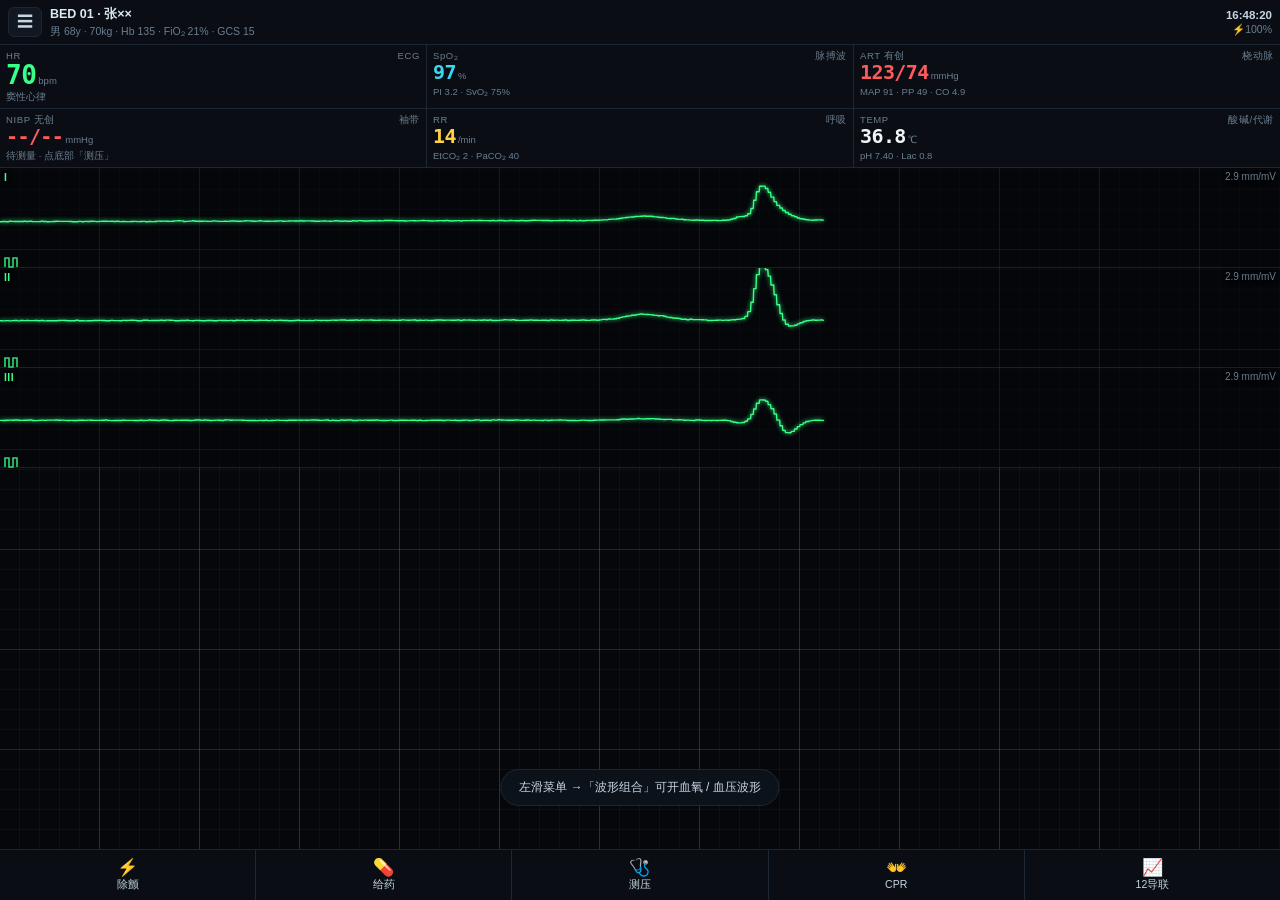
<file: PoserECG2/index.html>
<!DOCTYPE html>
<html lang="zh-CN">
<head>
<meta charset="utf-8">
<meta name="viewport" content="width=device-width,initial-scale=1,maximum-scale=1,user-scalable=no,viewport-fit=cover">
<meta name="apple-mobile-web-app-capable" content="yes">
<meta name="theme-color" content="#05070a">
<title>ICU 生理监护模拟器</title>
<style>
:root{
  --bg:#05070a; --bg2:#0a0e14; --panel:#0d131b; --line:#1c2733;
  --ink:#c8d6e2; --dim:#6b7d8e; --dimmer:#3d4a58;
  --ecg:#39ff88; --spo2:#39d7f2; --abp:#ff5b5b; --resp:#ffd23f; --temp:#f2f5f7; --co2:#b98cff;
  --ok:#39ff88; --warn:#ffd23f; --crit:#ff3b30;
  --fs:14px;
}
*{box-sizing:border-box;-webkit-tap-highlight-color:transparent}
html,body{margin:0;padding:0;height:100%;overflow:hidden;background:var(--bg);color:var(--ink);
  font:13px/1.4 -apple-system,BlinkMacSystemFont,"PingFang SC","Microsoft YaHei",Roboto,sans-serif;
  overscroll-behavior:none;user-select:none;-webkit-user-select:none}
#app{display:flex;flex-direction:column;height:100dvh;height:100vh;padding-top:env(safe-area-inset-top);padding-bottom:env(safe-area-inset-bottom)}

.topbar{flex:0 0 auto;display:flex;align-items:center;gap:8px;padding:6px 8px;background:var(--bg2);border-bottom:1px solid var(--line)}
.topbar .mb{width:34px;height:30px;border:1px solid var(--line);background:#111821;color:var(--ink);border-radius:6px;font-size:16px;flex:0 0 auto}
.pt{flex:1;min-width:0}
.pt b{display:block;font-size:12.5px;font-weight:600;color:#dce8f2;white-space:nowrap;overflow:hidden;text-overflow:ellipsis}
.pt span{display:block;font-size:10.5px;color:var(--dim)}
.tb{font-size:10.5px;color:var(--dim);text-align:right;font-variant-numeric:tabular-nums;line-height:1.3}
.tb b{color:var(--ink);font-weight:600;font-size:11.5px}

.alarmbar{flex:0 0 auto;margin:0;padding:5px 10px;font-size:11.5px;font-weight:700;letter-spacing:.4px;
  display:flex;align-items:center;gap:8px;white-space:nowrap;overflow-x:auto}
.alarmbar.hide{display:none}
.a-hp{background:repeating-linear-gradient(45deg,#ff3b30,#ff3b30 12px,#c2140b 12px,#c2140b 24px);color:#fff;animation:pulse .55s infinite alternate}
.a-mp{background:#ffd23f;color:#1a1400}
.a-lp{background:#39d7f2;color:#00191f}
.a-info{background:#1c2733;color:var(--ink)}
@keyframes pulse{from{filter:brightness(.72)}to{filter:brightness(1.25)}}
.alarmbar .tsc{margin-left:auto;opacity:.85;font-weight:500}

.tiles{flex:0 0 auto;display:grid;grid-template-columns:repeat(3,1fr);gap:1px;background:var(--line);border-bottom:1px solid var(--line)}
.tile{background:var(--bg2);padding:4px 6px 5px;min-width:0;position:relative}
.tile .k{font-size:9.5px;letter-spacing:.6px;color:var(--dim);display:flex;justify-content:space-between;align-items:center}
.tile .v{font-size:26px;font-weight:700;line-height:1.05;font-variant-numeric:tabular-nums;
  font-family:"DIN Alternate","SF Mono",Menlo,Consolas,monospace;letter-spacing:-.5px}
.tile.small .v{font-size:20px;letter-spacing:-.6px}
.tile .u{font-size:9.5px;color:var(--dim);margin-left:2px;font-weight:500}
.tile .sub{font-size:9.5px;color:var(--dim);font-variant-numeric:tabular-nums;white-space:nowrap;overflow:hidden;text-overflow:ellipsis}
.tile.lv0 .v{text-shadow:0 0 10px currentColor}
.t-hr{color:var(--ecg)} .t-sp{color:var(--spo2)} .t-bp{color:var(--abp)} .t-rr{color:var(--resp)} .t-tp{color:var(--temp)} .t-co2{color:var(--co2)}
.tile.alarmL{box-shadow:inset 0 0 0 2px var(--warn);animation:pulse .8s infinite alternate}
.tile.alarmH{box-shadow:inset 0 0 0 2px var(--crit);animation:pulse .45s infinite alternate}
.tile.off{opacity:.4}
.spark{position:absolute;right:4px;bottom:3px;width:52px;height:16px;opacity:.85;pointer-events:none}

.wavewrap{flex:1 1 auto;min-height:0;overflow-y:auto;overflow-x:hidden;-webkit-overflow-scrolling:touch;
  background:
    repeating-linear-gradient(90deg,transparent 0 19px,rgba(60,90,80,.13) 19px 20px),
    repeating-linear-gradient(0deg,transparent 0 19px,rgba(60,90,80,.13) 19px 20px),
    repeating-linear-gradient(90deg,transparent 0 99px,rgba(80,140,120,.3) 99px 100px),
    repeating-linear-gradient(0deg,transparent 0 99px,rgba(80,140,120,.22) 99px 100px),
    var(--bg);
  grid-row:0;grid-column:0}
.row{position:relative;height:var(--rh,74px);border-bottom:1px solid rgba(40,60,72,.5);background:rgba(5,7,10,.55)}
.row canvas{position:absolute;inset:0;width:100%;height:100%;display:block}
.row .lb{position:absolute;left:4px;top:2px;font-size:10.5px;font-weight:700;letter-spacing:.4px;z-index:2;text-shadow:0 0 6px #000,0 0 3px #000}
.row .rt{position:absolute;right:4px;top:2px;font-size:10px;color:var(--dim);z-index:2;font-variant-numeric:tabular-nums;text-shadow:0 0 6px #000}
.row .cal{position:absolute;left:4px;bottom:2px;height:10px;z-index:2;opacity:.85}
.row .cal i{display:block;width:0;height:0;border-left:6px solid transparent;border-right:6px solid transparent;
  border-bottom:0;border-style:solid;position:relative}
.row.hide{display:none}

.quickbar{flex:0 0 auto;display:grid;grid-template-columns:repeat(5,1fr);gap:1px;background:var(--line);
  border-top:1px solid var(--line)}
.quickbar button{background:var(--bg2);border:0;color:var(--ink);padding:9px 2px 8px;font-size:10.5px;
  display:flex;flex-direction:column;align-items:center;gap:2px;cursor:pointer;font-family:inherit}
.quickbar button i{font-style:normal;font-size:17px;line-height:1}
.quickbar button:active{background:#1a2530}
.quickbar button.hot{color:var(--crit)}

#scrim{position:fixed;inset:0;background:rgba(0,0,0,.6);opacity:0;pointer-events:none;transition:opacity .2s;z-index:40}
#scrim.on{opacity:1;pointer-events:auto}
#drawer{position:fixed;top:0;left:0;bottom:0;width:78vw;max-width:300px;background:var(--panel);
  border-right:1px solid var(--line);transform:translateX(-100%);transition:transform .22s cubic-bezier(.4,0,.2,1);
  z-index:50;display:flex;flex-direction:column;padding-top:env(safe-area-inset-top);padding-bottom:env(safe-area-inset-bottom)}
#drawer.on{transform:translateX(0)}
#drawer .dh{padding:14px 14px 10px;border-bottom:1px solid var(--line)}
#drawer .dh b{font-size:15px;display:block}
#drawer .dh span{font-size:10.5px;color:var(--dim)}
#drawer nav{flex:1;overflow-y:auto;padding:6px 0}
#drawer .it{display:flex;align-items:center;gap:11px;padding:12px 14px;border-bottom:1px solid rgba(28,39,51,.6);font-size:13.5px;cursor:pointer}
#drawer .it:active{background:#16202b}
#drawer .it i{font-style:normal;font-size:17px;width:22px;text-align:center}
#drawer .it .sub{margin-left:auto;font-size:10.5px;color:var(--dim);font-variant-numeric:tabular-nums}
#drawer .it.on{background:#16202b;box-shadow:inset 3px 0 0 var(--ecg)}

.sheet{position:fixed;left:0;right:0;bottom:0;top:6vh;background:var(--panel);border-top:1px solid var(--line);
  border-radius:14px 14px 0 0;transform:translateY(101%);transition:transform .25s cubic-bezier(.4,0,.2,1);
  z-index:60;display:flex;flex-direction:column}
.sheet.on{transform:translateY(0)}
.sheet .sh{flex:0 0 auto;display:flex;align-items:center;gap:10px;padding:12px 14px;border-bottom:1px solid var(--line)}
.sheet .sh::before{content:"";position:absolute;top:6px;left:50%;transform:translateX(-50%);width:38px;height:4px;
  border-radius:2px;background:var(--dimmer)}
.sheet .sh b{flex:1;font-size:15px}
.sheet .sh button{background:#1a2530;border:1px solid var(--line);color:var(--ink);border-radius:6px;padding:6px 12px;font-size:12px}
.sheet .sb{flex:1;overflow-y:auto;padding:10px 14px 28px;-webkit-overflow-scrolling:touch}

.grp{margin-bottom:16px}
.grp>h4{font-size:11px;letter-spacing:1px;color:var(--dim);margin:0 0 8px;font-weight:600;
  border-bottom:1px solid var(--line);padding-bottom:5px}
.rowi{display:flex;align-items:center;gap:8px;padding:7px 0;font-size:12.5px;border-bottom:1px solid rgba(28,39,51,.45)}
.rowi .lb{flex:0 0 auto;min-width:88px;color:var(--dim);font-size:11.5px}
.rowi .val{margin-left:auto;font-variant-numeric:tabular-nums;color:var(--ink);font-size:11.5px;min-width:52px;text-align:right}
input[type=range]{-webkit-appearance:none;appearance:none;flex:1;height:26px;background:transparent;min-width:0}
input[type=range]::-webkit-slider-runnable-track{height:3px;background:var(--line);border-radius:2px}
input[type=range]::-webkit-slider-thumb{-webkit-appearance:none;width:20px;height:20px;border-radius:50%;
  background:var(--ecg);margin-top:-8.5px;box-shadow:0 0 8px rgba(57,255,136,.5)}
input[type=range]::-moz-range-track{height:3px;background:var(--line);border-radius:2px}
input[type=range]::-moz-range-thumb{width:20px;height:20px;border:0;border-radius:50%;background:var(--ecg)}
select,input[type=number],input[type=text]{background:#111821;border:1px solid var(--line);color:var(--ink);
  border-radius:6px;padding:7px 8px;font-size:12.5px;font-family:inherit;flex:1;min-width:0}
.sw{width:44px;height:25px;border-radius:13px;background:#1a2530;border:1px solid var(--line);position:relative;flex:0 0 auto;cursor:pointer;transition:.15s}
.sw::after{content:"";position:absolute;top:2px;left:2px;width:19px;height:19px;border-radius:50%;background:var(--dim);transition:.15s}
.sw.on{background:rgba(57,255,136,.22);border-color:var(--ecg)}
.sw.on::after{left:21px;background:var(--ecg)}

.chips{display:flex;flex-wrap:wrap;gap:6px}
.chip{border:1px solid var(--line);background:#111821;color:var(--dim);border-radius:16px;padding:6px 12px;font-size:11.5px;cursor:pointer}
.chip.on{background:rgba(57,255,136,.16);border-color:var(--ecg);color:var(--ecg)}
.chip.danger.on{background:rgba(255,59,48,.18);border-color:var(--crit);color:#ff8078}
.btn{background:#16202b;border:1px solid var(--line);color:var(--ink);border-radius:8px;padding:10px;font-size:12.5px;cursor:pointer;text-align:center;font-family:inherit}
.btn:active{background:#1e2a36}
.btn.pri{background:rgba(57,255,136,.14);border-color:var(--ecg);color:var(--ecg)}
.btn.danger{background:rgba(255,59,48,.16);border-color:var(--crit);color:#ff8078}
.btn.big{font-size:16px;font-weight:700;padding:16px}
.bgrid{display:grid;grid-template-columns:1fr 1fr;gap:8px}

.dcard{border:1px solid var(--line);border-radius:10px;padding:10px;margin-bottom:8px;background:#111821}
.dcard .t{display:flex;align-items:baseline;gap:8px;margin-bottom:2px}
.dcard .t b{font-size:13.5px;color:#e2ecf4}
.dcard .t em{font-style:normal;font-size:9.5px;color:var(--dim);margin-left:auto;text-align:right}
.dcard .d{font-size:11px;color:var(--dim);margin-bottom:8px;line-height:1.45}
.dcard .acts{display:flex;gap:6px;flex-wrap:wrap}
.dcard .acts button{flex:1;min-width:62px;background:#16202b;border:1px solid var(--line);color:var(--ink);
  border-radius:6px;padding:8px 4px;font-size:11.5px;cursor:pointer;font-family:inherit}
.dcard .acts button:active{background:var(--ecg);color:#000}
.dcard .cls{font-size:9px;padding:2px 6px;border-radius:8px;border:1px solid var(--line);color:var(--dim)}
.dcard .cls.v{color:#ff8078;border-color:#7a2b26}
.dcard .cls.a{color:var(--spo2);border-color:#1c5a66}
.dcard .cls.n{color:#8fb0c8}

.defibwrap{text-align:center}
.bigJ{font-size:56px;font-weight:800;font-variant-numeric:tabular-nums;line-height:1;
  font-family:"DIN Alternate","SF Mono",Menlo,monospace;color:var(--abp);text-shadow:0 0 24px rgba(255,91,91,.45)}
.bigJ span{font-size:18px;color:var(--dim)}
.capbar{height:14px;border:1px solid var(--line);border-radius:7px;background:#0a1017;margin:14px 0;overflow:hidden;position:relative}
.capbar i{display:block;height:100%;width:0;background:linear-gradient(90deg,#1a5f2a,var(--ecg));transition:width .1s linear}
.capbar.full i{background:linear-gradient(90deg,#5a1a1a,var(--crit))}
.syl{display:flex;gap:5px;flex-wrap:wrap;justify-content:center;margin:10px 0}

.logbox{max-height:220px;overflow-y:auto;background:#080c11;border:1px solid var(--line);border-radius:8px;padding:8px;font-size:10.5px;line-height:1.6;font-variant-numeric:tabular-nums}
.logbox div{border-bottom:1px solid rgba(28,39,51,.5);padding:2px 0}
.logbox time{color:var(--dim);margin-right:6px}

.pg12{position:fixed;inset:0;background:#0b0d10;z-index:70;display:none;flex-direction:column;padding-top:env(safe-area-inset-top)}
.pg12.on{display:flex}
.pg12 .ph{display:flex;align-items:center;gap:10px;padding:8px 12px;border-bottom:1px solid var(--line)}
.pg12 .ph b{flex:1;font-size:14px}
.pg12 .pb{flex:1;overflow:auto;-webkit-overflow-scrolling:touch;padding:8px}
.pg12 canvas{width:100%;display:block;background:#0d0f12;border:1px solid #22262c;border-radius:4px}
.meas{margin-top:10px;background:#11151a;border:1px solid var(--line);border-radius:8px;padding:10px;font-size:11.5px;line-height:1.75}
.meas b{color:var(--ecg)}
.meas .warn{color:var(--warn)}
.meas .critx{color:var(--crit)}
.meas div{display:flex;gap:8px}

.toast{position:fixed;left:50%;bottom:88px;transform:translateX(-50%);background:rgba(13,19,27,.97);
  border:1px solid var(--line);border-radius:20px;padding:9px 18px;font-size:12px;z-index:99;opacity:0;
  transition:opacity .2s,transform .2s;pointer-events:none;max-width:86vw;text-align:center}
.toast.on{opacity:1;transform:translateX(-50%) translateY(-6px)}
.kbd{font-size:10px;background:#1a2530;border-radius:4px;padding:1px 5px;border:1px solid var(--line);margin-left:4px}
hr.sep{border:0;border-top:1px solid var(--line);margin:14px 0}
.note{font-size:10.5px;color:var(--dim);line-height:1.5}
</style>
</head>
<body>
<div id="app">
  <header class="topbar">
    <button class="mb" id="menuBtn">☰</button>
    <div class="pt"><b id="ptName">BED 01 · 张××</b><span id="ptMeta">男 68y 70kg</span></div>
    <div class="tb"><b id="clock">--:--</b><br><span id="batt">⚡100%</span></div>
  </header>
  <div id="alarmBar" class="alarmbar hide"></div>
  <div class="tiles" id="tiles"></div>
  <div class="wavewrap" id="waveWrap"></div>
  <nav class="quickbar">
    <button data-act="defib"><i>⚡</i>除颤</button>
    <button data-act="drug"><i>💊</i>给药</button>
    <button data-act="nibp"><i>🩺</i>测压</button>
    <button data-act="cpr"><i>👐</i>CPR</button>
    <button data-act="lead12"><i>📈</i>12导联</button>
  </nav>
</div>

<div id="scrim"></div>
<aside id="drawer">
  <div class="dh"><b>监护仪</b><span>左滑菜单 · v2.0 生理模型</span></div>
  <nav id="drawerNav"></nav>
</aside>

<div class="sheet" id="sheet">
  <div class="sh"><b id="sheetTitle">标题</b><button id="sheetClose">关闭</button></div>
  <div class="sb" id="sheetBody"></div>
</div>

<div class="pg12" id="pg12">
  <div class="ph"><b>12 导联心电图</b><button class="btn" onclick="document.getElementById('pg12').classList.remove('on')" style="padding:6px 12px">返回</button></div>
  <div class="pb"><canvas id="c12"></canvas><div class="meas" id="meas12"></div></div>
</div>

<div class="toast" id="toast"></div>
<script>
"use strict";
/* ============================================================
   ICU 生理监护模拟器
   波形来源:三维心电向量环(VCG) → 12 导联正交投影
   循环动力学 → 血压/血氧/氧输送/酸碱
   ============================================================ */
const DEG=Math.PI/180, TAU=Math.PI*2;
const clamp=(v,a,b)=>v<a?a:(v>b?b:v);
const lerp=(a,b,t)=>a+(b-a)*t;
const rnd=(a,b)=>a+Math.random()*(b-a);
const irnd=(a,b)=>Math.floor(rnd(a,b+1));
const N=()=>Math.random()*2-1;
const smooth=(x)=>{x=clamp(x,0,1);return x*x*(3-2*x)};
const gauss=(x,s)=>Math.exp(-0.5*(x/s)*(x/s));

/* ---------- 12 导联定义 ---------- */
const LEADS=[
 {n:'I',  f:0,   c:'#39ff88',grp:'limb'},
 {n:'II', f:60,  c:'#39ff88',grp:'limb'},
 {n:'III',f:120, c:'#39ff88',grp:'limb'},
 {n:'aVR',f:-150,c:'#7ee081',grp:'aug'},
 {n:'aVL',f:-30, c:'#7ee081',grp:'aug'},
 {n:'aVF',f:90,  c:'#7ee081',grp:'aug'},
 {n:'V1', v:150, c:'#5fd8ff',grp:'prec'},
 {n:'V2', v:110, c:'#5fd8ff',grp:'prec'},
 {n:'V3', v:90,  c:'#5fd8ff',grp:'prec'},
 {n:'V4', v:60,  c:'#5fd8ff',grp:'prec'},
 {n:'V5', v:30,  c:'#5fd8ff',grp:'prec'},
 {n:'V6', v:0,   c:'#5fd8ff',grp:'prec'},
];
const LI={}; LEADS.forEach((l,i)=>LI[l.n]=i);
// 12导联 3×4 排布 + 底部 II 导联长节律条
const L12=[['I','aVR','V1','V4'],['II','aVL','V2','V5'],['III','aVF','V3','V6']];
// 梗死 / 束支区域掩码
const TERR={ant:[6,7,8,9],inf:[1,2,5],lat:[0,4,10,11]};

/* ---------- 向量分量构造 ----------
   A=额面幅值  B=水平面幅值  f=额面方位角  h=水平面方位角
   额面导联 = A·cos(f−θ)   水平导联 = B·cos(h−φ)              */
function comp(A,B,f,h){
  const F=f*DEG,H=h*DEG;
  return {vx:A*Math.cos(F), vy:A*Math.sin(F), zh:B*Math.cos(H), xh:B*Math.sin(H)};
}
function projLead(c,L){
  return (L.f!==undefined)? (c.vx*Math.cos(L.f*DEG)+c.vy*Math.sin(L.f*DEG))
                          : (c.zh*Math.cos(L.v*DEG)+c.xh*Math.sin(L.v*DEG));
}

/* ---------- 采样缓冲 ---------- */
const FS=250, BUFSZ=16250, BSEC=BUFSZ/FS;   // 65 秒历史(导出最长 60 s,留余量)
const ecgBuf=[]; for(let i=0;i<12;i++) ecgBuf.push(new Float32Array(BUFSZ));
const bufPleth=new Float32Array(BUFSZ);
const bufArt  =new Float32Array(BUFSZ);
const bufResp =new Float32Array(BUFSZ);
const bufCO2  =new Float32Array(BUFSZ);
let gIdx=0;                                  // 全局样本游标
const BEATS=[];                              // 最近的心搏描述符(波形按需重算)
// 确定性伪随机:同一样本索引永远得到同一噪声 → 波形滚动时噪声不闪烁、不残留
function hashNoise(i,seed){
  let x=Math.imul(i|0,374761393)+Math.imul(seed|0,668265263);
  x=Math.imul(x^(x>>>13),1274126177);
  return (((x^(x>>>16))>>>0)/2147483648)-1;    // -1 ~ +1
}
const gmod=(i)=>((i%BUFSZ)+BUFSZ)%BUFSZ;
function samp(buf,t){                        // 按秒取样(线性插值)
  const f=t*FS, i0=Math.floor(f), fr=f-i0;
  const a=buf[gmod(i0)], b=buf[gmod(i0+1)];
  return a+(b-a)*fr;
}
function sampIdx(buf,i){ const j=gmod(i); return buf[j]; }

/* ---------- 全局状态 ---------- */
const S={
  t:0, run:true, timeScale:1,
  // 患者
  age:68, sex:'M', weight:70, hb:135, fio2:0.21, temp:36.8,
  // 基础生理
  base:{ contract:1.0, svr:17.5, vol:100, hrBase:72, rr:14, temp:36.8 },
  // 波形微调(强行调整)
  wave:{ pAmp:1, pWidth:1, pInv:false, qrsAmp:1, qrsWidth:1, stShift:0,
         tAmp:1, tInv:false, axis:0, noise:0.35, wander:0.4, rsa:1, qDepth:0.06 },
  // 波形地形
  land:{ ant:0, inf:0, lat:0, lbbb:0, rbbb:0, qwave:0, lvh:0, rv5:0 },
  // 显示
  view:{ leads:['I','II','III'], rows:100, scanSpeed:2, speed:25, gain:10, grid:true, cal:true,
         rowsOrder:[], trend:true, bigNum:true, traceColor:'channel' },
  alarm:{ hrHi:120, hrLo:50, spo2Lo:90, sbpHi:160, sbpLo:90, dbpHi:100, mapLo:65, rrLo:8, rrHi:25 },
  cheat:{ god:false, infEnergy:false, alwaysROSC:false, forceShock:false,
          lockHR:0, lockSpO2:0, lockMAP:0 },
  // 实时
  rhythm:'sinus', rhythmForce:null, rhythmTimer:0,
  nextBeat:0, hr:72, pulse:72, rr:0.8, beatCount:0, lastRR:0.8, rrHist:[],
  prInt:0.16, qtInt:0.36, qrsInt:0.09, pulsePresent:true,
  // 血流动力学
  contract:1, svr:16, vol:100, sv:70, co:5.0, map:90, sbp:120, dbp:75, pp:45, cvp:5,
  spo2:98, pao2:95, paco2:40, sao2:98, svo2:75, do2x:5.2, vo2:250, lactate:0.8, ph:7.40, baseExc:0,
  rrInt:14, apnea:false, inspPhase:0, temp:36.8,
  // 设备
  nibp:{st:'idle',cuff:0,t:0,amp:0,peak:0,peakCuff:0,hist:[],sbpx:0,dbpx:0,mapx:0,inflate:30,deflate:9},
  art:{y:0,dy:0,peak:0,trough:0,level:0,lastBeatT:0},
  defib:{e:150,st:'idle',ch:0,max:360,sync:false,charged:false,batt:100},
  cpr:{active:false,rate:110,depth:5,lastT:0,ratio:30},
  drugs:[], medLog:[], qrsHist:[], prevBeatT:0, rPeak:-1, pvcPause:0, tmplEnd:undefined, actualRR:undefined,
  motion:0, artNoise:0, etco2:0, perfIdx:3, stun:1, stunT:0, tremor:0,
  hrLock:0, spo2Lock:0, mapLock:0, mechVent:false, rrLock:0, sound:true, qrsSound:false,
  paddle:false, hand:false, mapLocked:0, artLine:true,
  mains:0, tremor:0, sigDirty:false, sigDirtyAt:0, motionAmt:0.30,
  // 自然病程:持续性室性心律 → 循环崩溃 → 室颤 → 细颤 → 停搏
  prog:{on:true, speed:1, t:0, vtEff:0.85, next:Infinity, selfTerm:0, compT:0, comp:1},
  gcs:15, shockT:0, deathT:0, dead:false,
  io:{urine:0,infuse:0,insens:0,balance:0,urineRate:0,rate:0,urineTotal:0,infTotal:0,insensTotal:0},
  exp:{sec:10,mode:'strip',leads:['II'],cal:true,rowGap:1.5,
    title:true,    // 顶部大标题(ICU 生理监护模拟器 · 心电图)
    patient:true,  // 右上患者信息(性别·年龄·体重·Hb·时间)
    measures:true, // 测量值(HR·QRS·QTc·pH·乳酸)
    meta:true,     // 扫速/增益/定标/时间戳
    grid:true,     // 心电图纸 1mm/5mm 网格
    label:true,    // 每个波形前的小导联名
  },
  elec:{K:4.0,Mg:2.0,Ca:2.25},            // mmol/L
  ecgDrug:{dig:0,amio:0,proc:0},           // 心电图药物效应强度 0~1
  isch:{on:0,sev:0},                      // 缺血:静息/应激
  hrv:{sdnn:0,rmssd:0,rr:0},
  abg:null, rass:0, waterLoss:1,
  lesion:{pe:0, tamp:0, tension:0},        // 急性肺栓塞 / 心包填塞 / 张力性气胸
  vfEnergy:1, vfAmp:1.30,
  pulseFade:0, fadeT0:0, fadeMAP:0, fadePP:0, fadeHR:0, cprPrev:undefined, cprPP:undefined,
  leadOff:{RA:false,LA:false,LL:false,RL:false,V1:false,V2:false,V3:false,V4:false,V5:false,V6:false},
  log:[], alarms:{}, silenced:false, silenceUntil:0, activeAlarms:[],
  arrestAt:-1, rosC:false, deathT:-1,
  totVasopressor:0,
};
const fx={};

/* ---------- 药效动力学 ---------- */
function fxAdd(key,add,onset,half){ S.drugs.push({key,add,on:onset,half,t:S.t}); if(!fx[key])fx[key]=[]; }
function fxVal(key){
  let v=0;
  for(let i=0;i<S.drugs.length;i++){ const d=S.drugs[i]; if(d.key!==key) continue;
    const age=S.t-d.t; let w=1-Math.exp(-age/d.on); if(age>d.on) w*=Math.exp(-(age-d.on)/d.half);
    v+=d.add*w; }
  return v;
}
function pruneDrugs(){ S.drugs=S.drugs.filter(d=>S.t-d.t<d.half*8); }

/* ============================================================
   1. 心电向量环合成 → 12导联
   ============================================================ */
function baseComp(beat){
  const w=S.wave, a=S.axisUsed||0, aH=(S.axisHUsed||0);
  const ka=1+0.15*w.qrsAmp, kb=1+0.15*w.qrsAmp;
  let c1,c2,c3,kind=beat.qrsKind;
  if(kind==='lbbb'){
    c1=comp(0.10,0.26,60+a,40);
    c2=comp(0.80*ka,1.28*kb,55+a,-18+aH);
    c3=comp(-0.62,-0.52,62+a,38);            // 终末向右后 → V1 深S
  }else if(kind==='rbbb'){
    c1=comp(0.09,0.22,-20+a,75);
    c2=comp(1.00*ka,1.02*kb,58+a,-25+aH);
    c3=comp(0.34,0.62,-58+a,112);             // 终末向左前 → V1 r'
  }else{
    c1=comp(0.075*ka,0.26*kb,-20+a,75);
    c2=comp(1.16*ka,1.32*kb,52+a,-25+aH);
    c3=comp(0.30*ka,0.34*kb,-72+a,-48+aH);
  }
  if(beat.rot){ const R=beat.rot*DEG,ca=Math.cos(R),sa=Math.sin(R);
    [c1,c2,c3].forEach(c=>{const x=c.vx,y=c.vy;c.vx=x*ca-y*sa;c.vy=x*sa+y*ca;}); }
  const lvh=1+0.9*S.land.lvh;
  if(S.land.lvh>0){ c2=comp(1.16*ka*(1+0.55*S.land.lvh),1.32*kb*(1+0.7*S.land.lvh),50+a,-22+aH); }
  if(S.land.rv5>0){ c2=comp(1.16*ka*(1+0.35*S.land.rv5),1.32*kb*(1-0.30*S.land.rv5),112+a,-62+aH); }
  return {c1,c2,c3};
}

// 沿原方向按倍数放大一个向量分量(水平/额面分别缩放)
function scaleC(c,g){ return {vx:c.vx*g, vy:c.vy*g, zh:c.zh*g, xh:c.xh*g}; }
// 波形列表:[分量, 时相(相对R峰), 左σ, 右σ]
/* 把全身状态翻译成这一拍心电图的形态参数
   —— 这是心电图教学最核心的一环:全身情况直接改波形 */
function ecgMods(){
  const K=S.elec.K, Mg=S.elec.Mg, tc=S.temp, D=S.ecgDrug;
  const hypo =clamp((35.6-tc)/2.6,0,1);            // 低温(Osborn J 波)
  const hyperK=clamp((K-5.2)/2.2,0,1);            // 高钾:高尖 T、P 波消失、QRS 增宽
  const hypoK =clamp((3.6-K)/1.1,0,1);            // 低钾:T 低平、ST 压低、U 波、QT 延长
  const hypoMg=clamp((1.6-Mg)/1.0,0,1);            // 低镁:QT 延长
  return {
    tAmpMul : 1 + hyperK*1.25 - hypoK*0.72,        // 高钾 T 高耸;低钾 T 低平
    tWidthMul: 1 - hyperK*0.42,                     // 高钾 T 变窄变尖
    tAxis   : hyperK*(-18),                         // 高钾 T 变对称、指向更居中
    pAmpMul : 1 - hyperK*1.0,                       // 高钾 P 波变钝消失
    qrsWAdd : hyperK*0.9 + D.proc*0.55 + D.amio*0.16 + (tc<34?0.14:0),
    qtAdd   : Math.min(0.17, hypoK*0.085 + hypoMg*0.085 + D.amio*0.11) - hyperK*0.05,
    jWave   : hypo,                                 // 低温 J 波
    dig     : D.dig,                                // 洋地黄鱼钩样 ST
    tremor  : clamp((36.4-tc)/1.8,0,1),             // 寒战肌电
  };
}
function waveList(B,C){
  const M=ecgMods();
  const w=S.wave, ws=B.qrsWidth, L=[];
  if(B.pAmp>0.01&&M.pAmpMul>0.05){
    const pm=M.pAmpMul;
    L.push([comp(B.pAmp*0.15*w.pAmp*pm*(B.pInv?-1:1), B.pAmp*0.08*w.pAmp*pm*(B.pInv?-1:1), B.pAxisF||45, B.pAxisH||35),
            -B.pr, 0.024*w.pWidth*(1+ (1-pm)*1.6), 0.030*w.pWidth*(1+(1-pm)*1.6)]);
  }
  const tilt=1+0.55*S.land.lvh*(S.tiltInv?1:0);
  if(B.pOnly) return L;                       // 脱漏 P 波:仅心房除极,心室未下传
  const gm=B.amp||1;                          // 宽大畸形 QRS 的增益(室早/室速)
  const wq=ws+M.qrsWAdd;                       // 高钾 / 药物 / 低温使 QRS 增宽
  L.push([scaleC(C.c1,gm), -0.026*wq, 0.008*wq, 0.010*wq]);
  L.push([scaleC(C.c2,gm), 0.004,     0.009*wq,0.016*wq]);
  L.push([scaleC(C.c3,gm), 0.038*wq,  0.010*wq,0.013*wq]);
  const qt=(B.qt||0.3)+M.qtAdd;
  let tA=B.tAmp*(B.tInv?-1:1)*tilt*Math.max(0.15,M.tAmpMul);
  L.push([comp(tA*0.32*w.tAmp, tA*0.22*w.tAmp, 48+(B.tAxisF||0)-M.tAxis, -28+(B.tAxisH||0)),
          qt, 0.046*M.tWidthMul, 0.052*M.tWidthMul]);
  // U 波:低钾时 QT 末端出现第二个小波(真实且可辨)
  if(M.pAmpMul<0.99&&S.elec.K<3.9){
    L.push([comp(tA*0.10,-tA*0.06,42,-24), qt+0.075, 0.028, 0.034]);
  }
  // Osborn J 波:低温时 QRS 后出现的正相顿挫
  if(M.jWave>0.05) L.push([comp(0.055*M.jWave,0.02*M.jWave,0,0), 0.060, 0.014, 0.020]);
  B.qtEff=qt; B.qrsW=wq;
  return L;
}
/* ══ 室性异位波形生成器 ══
   三种宽 QRS 心动过速的形态必须一眼可辨,而不是同一张脸换角度:
     单形性 VT — 每次心搏完全同形:宽大、切迹、深 S、宽而钝的 T(与 QRS 同向)
     多形性 VT — 每搏振幅/极性/切迹随机跳变,基线粗乱,无可辨 T 波
     尖端扭转 TdP — 振幅呈正弦包络,包络过零时极性翻转(绕基线旋转),QRS-T 融合
   三者都写进描述符 B.vshape,保证整段历史可回溯重算。
*/
function ventShape(kind,T){
  const rh=curRhythm();
  if(kind==='mono'){
    // 单形性:形态逐拍完全一致 —— 固定的轴(f=矢面 / h=额面)、固定的切迹、宽钝 T
    return { c:[{w:1.00,off:-0.030},{w:0.34,off:0.006},{w:-0.62,off:0.040}],
             f:134, h:-56,                     // 起源在左后上方 → V1/V2 负向、II/III 负向
             notch:0.26, notchAt:0.026, tAmp:0.34, tInv:false, tWide:1.62, axis:0 };
  }
  if(kind==='poly'){
    // 多形性:逐拍重新抽签。用 T 的低频位保证同一次抽签对各导联一致(整体极性翻转)
    const r=hashNoise(Math.floor(T*FS),0), r2=hashNoise(Math.floor(T*FS)+77,0);
    const r3=hashNoise(Math.floor(T*FS)+311,0);
    const flip=(r<0.42)?-1:1;                       // 整拍极性(正/负 QRS)
    const shapeSel=r2;                                // 0..1 选形态
    let c;
    if(shapeSel<0.34)      c=[{w:1.00,off:-0.028},{w:0.40,off:0.006},{w:-0.30,off:0.042}];   // RS 型
    else if(shapeSel<0.67) c=[{w:0.78,off:-0.022},{w:-0.86,off:0.014},{w:0.30,off:0.048}];  // QR 型
    else                   c=[{w:0.52,off:-0.034},{w:-0.48,off:-0.006},{w:1.00,off:0.052}]; // qR 型
    const amp=0.72+0.55*r3;                           // 每拍振幅不同
    // 轴也逐拍乱跳(0..360° 全周随机)—— 这是「多形」的本质
    const af=(r3*360), ah=((r2*2-1)*150);
    return { c, amp:amp*flip, notch:0.10+0.26*Math.abs(Math.sin(T*7.3)), notchAt:0.020+0.016*r2,
             f:af, h:ah, tAmp:0, tInv:false, tWide:1, axis:0 };
  }
  // 尖端扭转:轴沿基线连续旋转 —— 每个 QRS 中心的轴向随时间走过一个正弦周期
  const env=Math.cos((T-0.0)*(TAU*0.62));           // 约 1.6 s 一个完整翻转周期
  const axis=env*168;                                // ±168° 旋转
  const ampJ=0.86+0.22*Math.sin(T*3.1);              // 包络轻微起伏(不是纯正弦)
  const inv=env<0;                                   // 过零后整体反相
  const c=[{w:1.00,off:-0.026},{w:0.46,off:0.008},{w:-0.56,off:0.044}];
  // 轴连续绕基线旋转:从「向左前」(+120° 矢面)扫到「向右后」(-120°)
  return { c, amp:ampJ, notch:0.20+0.10*Math.abs(env), notchAt:0.024,
           f:env*118, h:axis, tAmp:0, tInv:false, tWide:1, axis:0, inv };
}

/* 室性 QRS 的实际形态求值(替换窄 QRS 的分量求值) */
/* 室性起源的 QRS 分量:沿「矢面 fDeg / 额面 hDeg」两个轴分解,
   结构与 baseComp 的 comp() 完全一致,因此 projLead() 可直接投影到 12 导联。
   室性起源默认落在左后方(偏后 + 偏左),这正是 VT 在 V1 呈 QS/负向的原因。 */
function ventComp(a,fDeg,hDeg){
  const F=fDeg*DEG,H=hDeg*DEG;
  return {vx:a*Math.cos(F), vy:a*Math.sin(F), zh:a*Math.cos(H), xh:a*Math.sin(H)};
}
function evalVentBeat(V,tr,L2,baseAmp){
  const ld=LEADS[L2], wq=V.ws;
  let v=0;
  // 三段宽 QRS 分量:主波 R、切迹后回落、深 S(全部沿同一主轴,故各拍形态一致)
  v+=projLead(ventComp(V.c[0].w, V.f,   V.h),ld)*gauss(tr-V.c[0].off, 0.030*wq);
  v+=projLead(ventComp(V.c[1].w, V.f+9, V.h+7),ld)*gauss(tr-V.c[1].off, 0.032*wq);
  v+=projLead(ventComp(V.c[2].w, V.f-14,V.h-11),ld)*gauss(tr-V.c[2].off, 0.040*wq);
  // QRS 顶部切迹(VT 的标志性形态)
  if(V.notch>0.02) v-=V.notch*gauss(tr-V.notchAt, 0.015*wq)*0.85;
  // 宽而钝的 T 波(仅单形性 VT 保留可辨 T;多形/TdP 的 T 与 QRS 融合)
  if(V.tAmp>0.01){
    const ctr=V.qt, up=0.050*V.tWide*wq, dn=0.092*V.tWide*wq;
    v+=projLead(ventComp(V.tAmp*(V.tInv?-1:1), V.f+V.axis, V.h+V.axis*0.6),ld)
       *(tr<ctr?gauss(tr-ctr,up):gauss(tr-ctr,dn));
  }
  return v*baseAmp;
}

// 平台形分量(ST 段)
function plateau(tr,ctr,w,p){ const e=w*0.30; let v=0;
  if(tr>ctr-e&&tr<ctr+w+e) v=p*smooth((tr-(ctr-e))/e)*smooth(((ctr+w+e)-tr)/e); return v; }

/* 把一个心搏模板写进环形缓冲 */
const TMPL_PRE=0.32;                          // R 峰之前的回填窗
/* 心搏 → 任意时刻某导联的取值(纯形态,不含噪声/伪差)
   每个心搏保存描述符,波形由 evalLead 按需实时求值:
   这样改动任何波形参数都能立刻对整段历史重新生效,且不会残留旧数据 */
function evalBeat(B,tr,L2){
  const ld=LEADS[L2];
  const ws=B.qrsWidth, C=B.C||(B.C=baseComp(B)), L=B.L||(B.L=waveList(B,C));
  // 宽 QRS 室性心搏:形态完全由 ventShape 决定,不经过窄 QRS 分量表
  if(B.ventWide&&B.vshape) return evalVentBeat(B.vshape,tr,L2,B.amp||1.85)*(B.vshape.inv?-1:1);
  let v=0;
  for(let k=0;k<L.length;k++){
    const wc=L[k], d=tr-wc[1];
    if(d<-0.22||d>0.42) continue;
    v+=projLead(wc[0],ld)*(d<0?gauss(d,wc[2]):gauss(d,wc[3]));
  }
  // 病理性 Q 波
  const qw=S.land.qwave;
  if(!B.pOnly&&qw>0&&tr>-0.022&&tr<0.032){
    const g=gauss(tr-0.006,0.011);
    if(TERR.ant.indexOf(L2)>=0) v-=qw*g;
    if(TERR.inf.indexOf(L2)>=0) v-=qw*1.15*g;
    if(TERR.lat.indexOf(L2)>=0) v-=qw*0.80*g;
  }
  // ST 段偏移(区域性 + 全局)
  if(!B.pOnly&&tr>0.030&&tr<(B.qtEff||B.qt||0.3)*0.72){
    const M=ecgMods();
    let e=S.wave.stShift;
    if(TERR.ant.indexOf(L2)>=0) e+=S.land.ant;
    if(TERR.inf.indexOf(L2)>=0) e+=S.land.inf;
    if(TERR.lat.indexOf(L2)>=0) e+=S.land.lat;
    // 低钾的 ST 压低
    if(S.elec.K<3.6) e-=clamp((3.6-S.elec.K),0,1.2)*0.14;
    // 心肌缺血:静息 + 应激,ST 压低呈区域性(前壁/下壁/侧壁)
    const is=S.isch;
    if(is.sev>0){
      if(TERR.ant.indexOf(L2)>=0) e-=is.sev*(0.16+0.22*is.on);
      if(TERR.inf.indexOf(L2)>=0) e-=is.sev*(0.20+0.28*is.on);
      if(TERR.lat.indexOf(L2)>=0) e-=is.sev*(0.12+0.18*is.on);
    }
    const qt=B.qtEff||B.qt||0.3;
    v+=plateau(tr,0.052,qt*0.62-e,e*smooth((tr-0.030)/0.03));
    // 洋地黄效应:ST 段特征性「鱼钩样」下斜(aVR、V5 最典型)
    if(M.dig>0.02){
      const tiltD=tr-0.05;
      if(tiltD>0&&tiltD<0.16){
        const scoop=-M.dig*0.20*Math.sin(Math.PI*clamp(tiltD/0.16,0,1))*0.8
                    -M.dig*0.10*clamp(tiltD/0.16,0,1);
        v+=scoop*(L2===3||L2===10||L2===4?1:0.5);
      }
    }
  }
  return v;
}
function beatSpan(B){ return 0.34+Math.min(0.55,(B.qt||0.3)+0.12); }
// 某一绝对时刻 t 的第 L2 导联纯净形态值
function evalLead(t,L2){
  const _r=curRhythm();
  if(_r.vf) return vfSample(t,L2);
  if(_r.flutterV) return vflSample(t,L2);
  let v=atrialNoise(t,L2);
  const bt=BEATS;
  for(let k=bt.length-1;k>=0;k--){
    const b=bt[k];
    if(t>b.t+0.02 && t-b.t>beatSpan(b.B)) break;      // 更早的心搏已超出窗口
    if(t>=b.t-0.34&&t<=b.t+beatSpan(b.B)) v+=evalBeat(b.B,t-b.t,L2);
  }
  return v;
}
// 用心搏描述符重建整个环形缓冲区(启动 / 参数改变后调用)
function renderBuf(span){
  span=span||BSEC;
  const ai1=gIdx, n=Math.min(BUFSZ,Math.round(span*FS)), ai0=ai1-n+1;
  for(let L2=0;L2<12;L2++){
    const b=ecgBuf[L2];
    for(let ai=ai0;ai<=ai1;ai++) b[gmod(ai)]=evalLead(ai/FS,L2);
  }
  S.sigDirty=false;
}
// 波形参数改变:清掉缓存的向量分量,重建可见段
function markDirty(){
  for(let i=0;i<BEATS.length;i++){ BEATS[i].B.C=null; BEATS[i].B.L=null; }
  S.sigDirty=true; S.sigDirtyAt=S.t;
}

/* ============================================================
   2. 心律引擎
   ============================================================ */
const RHY={
 sinus:{n:'窦性心律',rate:1.0,p:true,pr:.16,qrs:.09,qw:1.0,t:1.0,arr:0,alias:'sinus'},
 // 窦速 / 窦缓 不再是独立心律,而是窦性心律下的 HR 档位(见 SINUS_TIER)
 sinusT:{n:'窦性心动过速',rate:1.9,p:true,pr:.14,qrs:.09,qw:1.0,t:.8,arr:.03,alias:'sinus'},
 sinusB:{n:'窦性心动过缓',rate:.62,p:true,pr:.20,qrs:.10,qw:1.0,t:1.3,arr:.02,alias:'sinus'},
 rsa:{n:'呼吸性窦性心律不齐',rate:1.0,p:true,pr:.17,qrs:.09,qw:1.0,t:1.0,arr:.28},
 af:{n:'心房颤动',rate:1.0,p:false,pr:0,qrs:.09,qw:.95,t:1.0,arr:.35,fibA:true},
 afl:{n:'心房扑动(2:1)',rate:1.9,p:false,pr:.16,qrs:.09,qw:.95,t:1.0,arr:.06,flutter:true},
 svt:{n:'阵发性室上速',rate:2.8,p:false,pr:.10,qrs:.08,qw:.9,t:.7,arr:.02,retro:true},
 // 单形性室速:形态完全一致的宽大 QRS,每个心动周期同形,轴固定
 vt:{n:'单形性室速',rate:4.4,p:false,pr:0,qrs:.17,qw:0,t:.62,arr:.03,wide:true,rot:1,pulse:true,hrMax:230},
 // 多形性室速:每搏 QRS 形态/振幅/轴都变,无规律周期 → 没有可辨认的 T 波
 vtn:{n:'多形性室速',rate:4.6,p:false,pr:0,qrs:.17,qw:0,t:0,arr:.55,wide:true,poly:true,pulse:true,hrMax:240},
 // 尖端扭转型室速:宽 QRS 振幅与极性沿基线周期性翻转(轴绕基线旋转),T 波与 QRS 融合
 tdp:{n:'尖端扭转型室速',rate:4.2,p:false,pr:0,qrs:.17,qw:0,t:0,arr:.22,wide:true,twist:true,pulse:true,hrMax:220},
 pvc:{n:'频发室性早搏',rate:1.05,p:true,pr:.17,qrs:.09,qw:1.0,t:1.0,arr:0,pvc:.28},
 avb1:{n:'Ⅰ度房室传导阻滞',rate:1.0,p:true,pr:.30,qrs:.10,qw:1.0,t:1.1,arr:.03},
 avb2:{n:'Ⅱ度房室传导阻滞',rate:1.3,p:true,pr:.22,qrs:.10,qw:1.0,t:1.1,arr:.05,drop:true,conduct:0.55},
 avb3:{n:'Ⅲ度房室传导阻滞',rate:1.0,p:true,pr:0,qrs:.14,qw:1.0,t:1.2,arr:.02,junc:true,complete:true},
 ag:{n:'心室停搏',rate:0,p:false,pr:0,qrs:0,qw:0,t:0,arr:0,asys:true},
 // 室扑:介于单形性 VT 与 VF 之间 —— 正弦样连续波,无基线、无可辨 QRS-T
 vfl:{n:'心室扑动',rate:4.0,p:false,pr:0,qrs:0,qw:0,t:0,arr:.30,flutterV:true,pulse:true,hrMax:300},
 pea:{n:'无脉性电活动',rate:.85,p:false,pr:0,qrs:.17,qw:0,t:0,arr:.25,wide:true,rot:1,asys:true,org:true},
 vf:{n:'心室颤动',rate:0,p:false,pr:0,qrs:0,qw:0,t:0,arr:0,vf:true},
};
function curRhythm(){ const R=RHY[S.rhythmForce||S.rhythm]||RHY.sinus;
  // 窦速/窦缓:心律本身仍是窦性,形态细节由当前心率所在的档位决定
  if(R.alias==='sinus'){ const T=sinusTierOf(S.hr);
    R.pr=T.pr; R.qrs=T.qrs; R.t=T.t; R.arr=T.arr; R._tier=T.n; }
  return R; }
/* 窦性心律的频率档位 —— 窦速/窦缓不是独立心律,只是同一个窦性节律的不同心率区间。
   档位决定心率目标区间与 P-QRS-T 的形态细节(窦速时 PR 缩短、T 变窄;窦缓时相反)。*/
const SINUS_TIER=[
  {n:'窦性心律',   rate:1.0, pr:.16, qrs:.09, t:1.0, arr:0,     lo:60,  hi:100},
  {n:'窦性心动过速', rate:1.9, pr:.14, qrs:.09, t:.80, arr:.03,  lo:100, hi:220},
  {n:'窦性心动过缓', rate:.62, pr:.20, qrs:.10, t:1.30, arr:.02,  lo:25,  hi:60},
];
function rhyName(){ const R=RHY[S.rhythmForce||S.rhythm]||RHY.sinus;
  return (R.alias==='sinus')?sinusTierOf(S.hr).n:R.n; }
function sinusTierOf(hr){ const h=hr||S.hr||70;
  return h>100?SINUS_TIER[1]:(h<60?SINUS_TIER[2]:SINUS_TIER[0]); }

/* 房性电活动(AF/AFL 底噪) */
function atrialNoise(t,L2){
  const rh=curRhythm();
  let v=0;
  if(rh.fibA){ v=(Math.sin(t*11.3+L2)*0.5+Math.sin(t*7.1+L2*2)*0.3+Math.sin(t*17.7)*0.2)*0.028
              +(Math.sin(t*23)+Math.sin(t*31))*0.008; }
  else if(rh.flutter){ v=Math.sin(t*TAU*5.0+L2*0.6)*0.105; }
  return v;
}

function stepRhythm(){
  const rh=curRhythm();
  if(rh.vf){ /* 由 loopVF 处理 */ }
  if(S.pulsePresent===false && !rh.org && !rh.asys){}
  // 到下一拍
  const rr=60/S.hr;
  const cycle=rh.asys&&rh.org?1.0:(rh.junc&&rh.complete?0.55:0.0001);
  let gap=rh.complete?60/38:(rh.asys&&rh.org?rr:rr);
  if(S.rhythmForce==='avb2'||rh.drop){
    if(Math.random()<0.45){ /* 漏搏 */ S.nextBeat+=gap*rnd(1.9,2.1); return; }
  }
  S.nextBeat+=gap;
}

function makeBeatDesc(T){
  const rh=curRhythm(), w=S.wave;
  T=(T===undefined)?S.nextBeat:T;
  S.axisUsed=S.wave.axis; S.axisHUsed=0;
  const isPVC=(rh.pvc&&Math.random()<rh.pvc);
  const B={ t:T, pr:rh.pr||0.14, qrsWidth:((rh.qrs||0.09)/0.09)*w.qrsWidth,
            qt:0, pAmp:rh.p?1:0, tAmp:rh.t===0?0:(rh.t||1),
            tInv:false, qrsKind:(S.land.lbbb>0.5?'lbbb':(S.land.rbbb>0.5?'rbbb':null)),
            rot:0, dur:0 };
  if(isPVC||rh.wide){
    B.pAmp=0;
    B.qrsWidth=isPVC?Math.max(1.7,(rh.qrs||0.16)/0.09):((rh.qrs||0.16)/0.09);
    // ── 宽 QRS 的独立形态:三型 VT 各用各的生成器;室早用单形性的一个固定变体
    if(rh.twist)      B.vshape=ventShape('twist',T);
    else if(rh.poly)  B.vshape=ventShape('poly', T);
    else              B.vshape=ventShape('mono',T);     // 单形性 VT 与室早共用(形态本就该一致)
    if(isPVC){ B.vshape=Object.assign({},B.vshape,{notch:0.30,axis:(Math.random()<0.5?38:-42)}); }
    B.vshape.qt=B.qt||0.34;
    B.vshape.ws=B.qrsWidth*(1+(ecgMods().qrsWAdd||0))*0.5;
    B.vshape.inv=B.vshape.inv||false;
    // T 波:单形性 VT 有宽钝 T(与 QRS 同向);多形/TdP 的 T 与 QRS 融合 → 不单列
    B.tAmp = B.vshape.tAmp; B.ventWide=true;
    B.amp=rh.vf?1:(rh.pulse?1.85:1.55); B.pulseOK=!!rh.pulse;   // 室性起源 QRS 宽大畸形
  }
  // 二度房室传导阻滞:按传导比例决定本次是否下传
  if(rh.drop){ B.pOnly=Math.random()>rh.conduct; if(!B.pOnly) B.pvc=1; }
  if(rh.retro) B.pAmp=0;
  if(B.pOnly) B.tAmp=0;
  if(rh.junc&&rh.complete){ B.pAmp=0; B.pr=0; }
  B.pr=clamp(B.pr*(isPVC?1:1),0.06,0.36);
  const rr=S.nextRR||(60/Math.max(30,S.hr));
  B.qt=clamp(0.40*Math.sqrt(Math.max(0.25,rr))*w.qrsWidth+ecgMods().qtAdd,0.20,0.66);
  if(B.vshape) B.vshape.qt=B.qt;
  B.rr=rr; B.dur=Math.max(B.qt+0.14, rr);
  const _M=ecgMods();
  S.prInt=B.pr; S.qtInt=B.qt; S.qrsInt=0.09*(B.qrsWidth+_M.qrsWAdd);
  return B;
}

/* ============================================================
   3. 循环动力学 (Windkessel / Guyton 简化回路)
   SV = EDV − ESV ;  EF∝收缩力 ;  EDV∝血容量 ;  CO=HR·SV
   MAP = CO·SVR + CVP ;  PP = SV / 动脉顺应性
   ============================================================ */
function hemodynamics(dt){
  const rh=curRhythm();
  // --- 药效叠加
  let contract=clamp(S.base.contract+fxVal('contract'),0.03,2.4);
  let svr=clamp(S.base.svr+fxVal('svr'),4,45);
  let vol=clamp(S.base.vol+fxVal('vol'),35,180);
  // --- 酸中毒/缺氧/发热 抑制收缩力
  const acid=clamp((7.32-S.ph)*1.2,0,0.25);
  contract*=clamp(1-acid,0.78,1);
  contract*=clamp(1-Math.min(0.28,Math.max(0,S.lactate-2)*0.028),0.74,1);
  contract*=clamp(1-Math.max(0,S.temp-39)*0.12,0.4,1);
  // --- 停搏
  if(!S.pulsePresent) contract*=0.02;
  // 除颤后心肌顿抑
  if(S.stun>0) contract*=clamp(S.stun,0.15,1);
  // 交感代偿:早期靠血管收缩把血压撑住;储备耗竭后这部分代偿消失 → 血压断崖
  const comp=(S.prog.comp===undefined?1:S.prog.comp);
  const sDrop=clamp(1-Math.max(0,(S.vrate||S.hr||70)-70)*0.0035,0.62,1);
  svr*=lerp(sDrop,1.0,1-comp);
  svr*= 1 + 0.95*S.lesion.pe + 1.10*S.lesion.tension;   // 肺栓塞/气胸:急性代偿性血管收缩
  S.contract=contract; S.svr=svr; S.vol=vol;
  // --- 搏出量
  const preload=vol/100;
  const edv=120*preload*(1+0.08*(contract-1));
  // 射血分数 EF = 收缩力决定,SV = EDV × EF  (收缩力↓ → EF↓ → SV↓)
  const ef=clamp(0.58*contract,0.05,0.75);
  let svMax=edv*ef;
  // 心率过快 → 充盈不足; 过缓 → 有上限
  const fill=clamp(1-Math.max(0,(S.vrate||S.hr||70)-110)*0.010,0.45,1);   // 心率↑ → 充盈时间↓
  svMax*=fill;
  // 后负荷失配
  svMax*=clamp(1-Math.max(0,(S.map||90)-112)*0.010,0.45,1);   // 后负荷失配
  // 室性心律:心室在做无效的快速同步收缩,顺行射血分数极低,并随时间进一步衰竭
  /* ── 结构性急症 ──
     心包填塞:心室被压塌 → 前负荷骤降,同时静脉压急剧升高(标志性「低血压 + 高中心静脉压」)
     急性肺栓塞:右心室急性衰竭 → 左心前负荷↓ + 神经体液性血管收缩 + 通气/血流比失调
     张力性气胸:胸腔内压升高 → 静脉回流受阻 + 纵隔移位导致循环阻力↑ */
  const L=S.lesion;
  if(L.tamp>0){ svMax*=1-0.62*L.tamp; }
  if(L.pe>0){   svMax*=1-0.42*L.pe; }
  if(L.tension>0){ svMax*=1-0.62*L.tension; }
  if(rh.wide&&rh.pulse) svMax*=S.prog.vtEff;
  svMax=clamp(svMax,0,150);
  if(!S.pulsePresent) svMax=0;            // 停搏:心室不射出任何血液
  // --- 流量与压力
  const hrEff=S.pulsePresent?(S.vrate||S.hr):0;
  const co=hrEff*svMax/1000;
  /* ── 出入量平衡:尿量由肾灌注压驱动;输液与不显性失水持续改变血容量 ──
     血容量 100% ≈ 50 mL/1%(70 kg×70 mL/kg),尿量和补液都作用在这一格上 */
  const UO=clamp((S.map-42)*0.055,0,1.25)*S.weight;          // mL/h 尿量
  S.io.urineRate=clamp(S.map<38?0:UO,0,120);
  const ins=(26+Math.max(0,S.temp-37)*18)*S.waterLoss;        // mL/h 不显性失水
  S.io.insens=ins;
  S.io.infuse=clamp(S.io.rate||0,0,500);
  S.io.urineTotal+=S.io.urineRate*dt/3600;
  S.io.insensTotal=(S.io.insensTotal||0)+ins*dt/3600;
  S.io.infTotal=(S.io.infTotal||0)+S.io.infuse*dt/3600;
  S.io.balance=S.io.infTotal-(S.io.urine+S.io.insensTotal);
  S.io.dBal=(S.io.infuse-S.io.urineRate-S.io.insens)*dt/3600;   // 本步净变化 mL
  if(S.prog.on&&!S.dead) S.base.vol=clamp(S.base.vol+S.io.dBal/50,35,160);

  // 中心静脉压:无脉时静脉血池也持续回流到组织,必须按上一帧的 cvp 衰减
  // (若每帧从公式重推,指数衰减会被抵消成不动点)
  let cvp=clamp(2+0.18*(vol-80),0,26);
  if(S.cvp!==undefined&&(!S.pulsePresent||S.map<28)) cvp=clamp(S.cvp*Math.exp(-dt/(S.pulsePresent?6:7.5)),0,26);
  cvp=clamp(cvp+ 30*S.lesion.tamp + 6*S.lesion.pe, 0,40);   // 填塞把静脉血挤进胸腔
  const map=co*svr+cvp;
  S.sv=svMax; S.co=co; S.cvp=cvp; S.map=map;
  // 顺应性随压力下降
  const cart=1.35*(1+0.0045*(map-80));
  const pp=clamp(svMax/Math.max(0.6,cart),0,110);
  S.pp=pp;
  // --- 血压绝对值
  let m=map, p=pp;
  if(S.pulseFade>0){
    // 室颤/无脉发生后的「残余血压」期:主动脉内残血继续向外周流动,
    // 动脉导管有惯性 → 最初几秒仍能读到微弱但确实存在的压力
    S.pulseFade=Math.max(0,S.pulseFade-dt);
    const k=Math.exp(-(S.fadeT0-S.pulseFade)/1.9);   // 已经过的时间 → 压力指数衰减
    m=S.fadeMAP*k; p=S.fadePP*k;
    S.pp=p; S.pulse=(S.pulseFade>0.25)?clamp(S.fadeHR*(0.25+0.75*k),0,220):0;
    if(S.pulseFade<=0) S.pulsePresent=false;
  }else if(!S.pulsePresent){
    m=m*Math.exp(-dt/2.6); p=p*Math.exp(-dt/1.7);
    S.pulse=0;
  }
  S.sbp=m+p*0.66; S.dbp=m-p*0.34;
  if(S.mapLock>0) m=S.mapLock;
  S.sbp=clamp(S.sbp,0,260); S.dbp=clamp(S.dbp,0,180); S.map=clamp(m,0,200);
  // --- CPR 维持灌注:胸外按压把 MAP 维持在 40–70 mmHg(深度越大维持越高)
  // 用专属的跨帧变量累积,不受每帧重推的 m/p 影响
  if(S.cpr.active&&!S.pulsePresent&&S.pulseFade<=0){
    const g2=clamp(dt/0.8,0,1);
    S.cprPrev=lerp(S.cprPrev===undefined?S.map:S.cprPrev,
                   clamp(38+S.cpr.depth*4+(S.cpr.depth>=5?8:0),20,70),g2);
    S.cprPP  =lerp(S.cprPP  ===undefined?S.pp  :S.cprPP,
                   clamp(24+S.cpr.depth*2.4,8,70),g2);
    S.map=S.cprPrev; S.pp=S.cprPP;
    S.sbp=clamp(S.map+S.pp*0.66,0,150); S.dbp=clamp(S.map-S.pp*0.34,0,110);
  }else{ S.cprPrev=undefined; S.cprPP=undefined; }
  // --- 温度效应
  S.temp=S.base.temp+fxVal('temp')+ (S.fever||0);
  const tDev=S.temp-37;
  S.base.hrBase=clamp(S.base.hrBase+0,40,180);
  // --- 心率来源
  let hr=S.base.hrBase;
  hr+=fxVal('hrAdd');
  hr+=tDev*10;                                  // 发热
  hr+=clamp((S.vol-100)*0.06,-14,14);           // 容量反应(Frank-Starling 变)
  hr*=clamp(1-Math.max(0,S.temp-39)*0.06,0.6,1);
  // ① 心律自身的频率(窦速 / 室上速 / 室速…)
  const _rh=curRhythm();
  if(S.hrLock>0) hr=S.hrLock;
  else if(_rh.complete) hr=42;                   // 完全性房室传导阻滞:逸搏心率
  else hr*=(_rh.rate||1);
  // ② 失代偿性心动过速:叠加在基础频率之上,受交感储备限制
  if(S.hrLock<=0){
    hr+=clamp((70-(S.map||90))*2.0,0,45)*(0.45+0.55*(S.prog.comp===undefined?1:S.prog.comp));
    if(S.vol<100) hr*=1+(100-S.vol)*0.005;      // 容量丢失 → 乘性心率上升(失代偿)
    if(_rh.wide) hr=Math.min(hr,235);            // 室性心律心率上限
  }
  // 窦性心律不齐 / 呼吸性变异
  if(S.rhythmForce==='rsa'||S.rhythm==='rsa'){
    hr*=1+0.22*S.wave.rsa*Math.sin(TAU*(S.inspPhase||0)+0.6);
  }
  if(!S.pulsePresent&&!_rh.org) hr=0;            // 无有效电活动 → 心率 0(PEA 除外)
  if(S.dead) hr=0;
  // 心率上限:按心律各自的最高可发放频率(窦性 220,室速 230/240/220,其他 300)
  S.hr=clamp(hr,0,S.pulsePresent?((_rh.hrMax)||300):300);
  if(S.pulseFade<=0) S.pulse=S.pulsePresent?Math.round(S.vrate||S.hr):0;
  if(!rh.drop&&!rh.complete) S.vrate=S.hr;
}

/* ============================================================
   4. 气体交换 / 氧输送 / 酸碱
   ============================================================ */
function gasExchange(dt){
  // --- 分钟通气量:Vt 6.5 mL/kg,死腔 2.2 mL/kg
  const Vt=7.1*S.weight/1000*Math.min(1.7,1+Math.max(0,S.lactate-1)*0.10+Math.max(0,S.temp-37)*0.02);
  const Vd=2.2*S.weight/1000;
  const rrEff=S.mechVent?Math.max(12,S.rrInt):S.rrInt;
  const VA=Math.max(0.15,rrEff*(Vt-Vd));                 // 肺泡通气量 L/min
  const vco2=3.2*S.weight*(1+Math.max(0,S.temp-37)*0.14);// CO₂ 产生量 mL/min
  if(!S.mechVent&&S.rrInt<=0){
    S.paco2=clamp(S.paco2+(5/60)*dt,10,150);             // 呼吸暂停:PaCO₂ ↑5 mmHg/min
  }else{
    const target=clamp(0.863*vco2/VA,12,150);   // PaCO₂ = 0.863·VCO₂/VA
    const up=target>S.paco2;
    const rate=S.mechVent?1.2:(up?0.5:0.35);
    S.paco2=clamp(S.paco2+(target-S.paco2)*clamp(rate*dt,0,1),10,150);
  }
  // --- 肺泡气方程
  const pao2f=S.fio2*(760-47)-S.paco2/0.8;
  // --- A-a 梯度:年龄 + 肺内分流(低氧/低灌注)
  const ageGap=3+S.age*0.12;
  const shunt=clamp(0.02+0.16*S.lesion.pe+Math.max(0,(97-S.sao2))/45*0.22
            +Math.max(0,(68-S.map))/90*0.10,0,0.55);
  const gap=ageGap+shunt*150+Math.max(0,1-S.fio2/0.21)*20;
  const pao2=clamp(pao2f-gap,18,660);
  S.pao2=lerp(S.pao2,pao2,clamp(dt*0.35,0,1));
  // --- Severinghaus 氧解离曲线(含 pH 校正)
  const n=2.7,P50=(26.6)*(S.ph<7.4?Math.pow(10,0.3*(7.4-S.ph)):1);
  const sao2=clamp(Math.pow(S.pao2,n)/(Math.pow(S.pao2,n)+Math.pow(P50,n))*100,25,100);
  S.sao2=lerp(S.sao2,sao2,clamp(dt*0.45,0,1));
  S.spo2=clamp(S.sao2+fxVal('spo2'),25,100);
  if(S.spo2Lock) S.spo2=S.spo2Lock;
  // --- 氧输送 / 氧耗
  const vo2=clamp(3.5*S.weight*(1+Math.max(0,S.temp-37)*0.14)+fxVal('vo2'),120,700);
  S.vo2=vo2;
  const cao2=1.34*S.hb*(S.sao2/100)+0.003*S.pao2;      // ml/dL
  const do2ml=cao2*S.co;                                  // ml/min = CaO₂(dL/dL·mL/dL)×CO
  S.dox=do2ml/vo2;                                       // DO₂/VO₂
  const svo2t=clamp((do2ml-vo2)/Math.max(1,1.34*S.hb*S.co)*100,20,92);
  S.svo2=lerp(S.svo2,svo2t,clamp(dt*0.08,0,1));
  // --- 组织缺氧 → 乳酸 → 酸碱
  const o2def=S.dox<2.8?Math.max(0,(2.8-S.dox)*0.11):0;
  S.lactate=clamp(S.lactate+(o2def-0.010)*dt,0.1,12);
  if(!S.pulsePresent) S.lactate=clamp(S.lactate+0.010*dt,0.1,12);
  const hco3=clamp(24-(S.lactate>1?(S.lactate-1)*1.6:0),6,30);
  S.ph=clamp(6.1+Math.log10(hco3/(0.03*S.paco2)),6.9,7.65);
  S.baseExc=-(hco3-24.4);
  // --- 低体温 → 氧曲线左移(去饱和变慢)
  if(S.temp<33) S.sao2*=clamp(1+(33-S.temp)*0.008,0.85,1);
}

/* ============================================================
   5. 压力 / 脉搏波 / 呼吸波 / 呼末 CO2
   ============================================================ */
function aorticShape(tr,psys,pdia){
  // tr: 距收缩起始(≈R峰)时间
  const up=0.075+0.35/Math.max(20,S.hr);
  if(tr<0) return pdia;
  if(tr<up){ const a=smooth(tr/up); return pdia+(psys-pdia)*a; }
  const pes=pdia+0.30*(psys-pdia);
  const tau=clamp(1.15*(0.9/Math.max(25,S.hr/60)),0.28,1.5);
  return pes+(psys-pes)*Math.exp(-(tr-up)/tau);
}
function waveforms(dt){
  const A=S.art, rh=curRhythm();
  // 有创动脉压:主动脉 Windkessel → 二阶欠阻尼系统 → 桡动脉重搏切迹
  const tr=(S.t-S.art.lastBeatT);
  const up=0.075+0.35/Math.max(20,S.hr);
  const ua=aorticShape(tr,S.sbp,S.dbp)-S.map;
  const fn=clamp(3.0+S.hr*0.006,2.4,6.2), wn=TAU*fn, z=0.34;
  const acc=wn*wn*(ua-A.y)-2*z*wn*A.dy;
  A.dy=clamp(A.dy+acc*dt,-9000,9000);
  A.y+=A.dy*dt;
  if(!isFinite(A.y)){A.y=0;A.dy=0;}
  if(!S.pulsePresent){ A.y*=Math.exp(-dt*2.2); A.dy*=Math.exp(-dt*3); }
  const artP=S.map+A.y;
  const i=gmod(gIdx);
  bufArt[i]=S.pulsePresent?clamp(artP,0,260):lerp(bufArt[i],0,clamp(dt*1.4,0,1));
  A.peak=Math.max(A.peak,artP); A.trough=Math.min(A.trough,artP);
  // 脉搏波(PPG):只保留物理形态,运动伪差在渲染时叠加
  if(S.pulsePresent){
    const n=clamp((artP-S.dbp)/(Math.max(4,S.pp)+0.001),-0.4,1.9);
    bufPleth[i]=clamp(Math.pow(Math.max(0,n),1.18)*0.80+0.36,0,2.2);
  }else{
    bufPleth[i]=0.06+0.05*Math.sin(S.t*1.7);
  }
  // 呼吸(阻抗法)
  S.inspPhase=(S.inspPhase+(S.rrInt/60)*dt)%1;
  let resp=Math.sin(TAU*S.inspPhase)*0.5+Math.sin(TAU*S.inspPhase*2)*0.12;
  if(S.apnea&&!S.mechVent) resp*=Math.exp(-dt*0.7);
  if(S.mechVent) resp=Math.sin(S.t*TAU*Math.max(0.2,S.rrInt/60))*0.42+(S.cpr.active?Math.sin(S.t*TAU*1.6)*0.14:0);
  bufResp[i]=resp;
  // 呼末二氧化碳
  if(S.pulsePresent||S.mechVent){
    const ph=S.inspPhase;
    const et=S.paco2*0.96, base=2;
    let co2=base;
    if(ph>0.72){ const u=(ph-0.72)/0.28; co2=lerp(et,base,Math.pow(u,1.6)); }
    else if(ph>0.55){ co2=lerp(base,et,Math.pow((ph-0.55)/0.17,0.8)); }
    bufCO2[i]=co2;
  } else bufCO2[i]=0;
  S.etco2=bufCO2[i];
}
function gidx(){ return gmod(gIdx); }

/* ============================================================
   6. NIBP 振荡法袖带
   ============================================================ */
function nibpStep(dt){
  const N=S.nibp;
  if(N.st==='idle') return;
  const rate=(N.st==='inflate')?N.inflate:N.deflate;
  N.cuff=clamp(N.cuff+(N.st==='inflate'?1:-1)*rate*dt,0,240);
  const target=clamp(S.sbp+70,160,220);
  if(N.st==='inflate'&&N.cuff>=target){ N.cuff=target; N.st='deflate'; log('袖带加压至 '+Math.round(N.cuff)+' mmHg,开始放气'); beep(1200,.06,.05); }
  if(N.st==='deflate'&&N.cuff<=Math.max(30,S.dbp-30)){ finishNibp(); return; }
  // 振荡幅度包络:非对称高斯,峰值在 MAP 处
  //   上升支 σ 使 ratio=0.25 恰好落在真实收缩压 → 收缩压法
  //   下降支 σ 使 ratio=0.72 恰好落在真实舒张压 → 舒张压法
  let amp=0;
  if(N.st==='deflate'&&N.cuff<S.sbp+6){
    const span=Math.max(8,S.sbp-S.dbp);
    const u=(S.sbp-N.cuff)/span;                     // 0=收缩压, 1=舒张压
    const uMax=clamp((S.sbp-S.map)/span,0.20,0.80);
    // sR 使 ratio=0.25 落在收缩压;sF 使 ratio=0.72 落在舒张压
    const sR=clamp(uMax/1.177,0.15,0.60), sF=clamp((1-uMax)/0.6005,0.15,0.70);
    const sg=(u<uMax)?sR:sF;
    if(u>=0) amp=Math.exp(-Math.pow((u-uMax)/sg,2))*clamp(S.pp/45,0.2,1.8);
  }
  // 袖带振荡:基频 = 心率,幅度由包络 amp 调制
  // 短窗平滑(真实监护仪同样对振荡包络做滤波)
  N.ampF=(N.ampF||0)+ (amp-(N.ampF||0))*0.22;
  if(N.ampF>N.peak){ N.peak=N.ampF; N.peakCuff=N.cuff; }
  else if(N.peak>0.05&&N.ampF<N.peak*0.985) N.desc=1;      // 进入下降支
  N.hist.push({cuff:N.cuff,amp:N.ampF*(1+Math.min(0.8,motionAt(S.t)*0.5))});
  if(N.hist.length>900) N.hist.shift();
  if(N.st==='deflate'&&N.peak>0.15){
    const r=N.ampF/N.peak;
    if(!N.sbpx&&r>=0.25) N.sbpx=Math.round(N.cuff);
    if(N.sbpx&&!N.dbpx&&N.desc&&N.cuff<N.sbpx-6&&(r<=0.72||r<0.15)) N.dbpx=Math.round(N.cuff);
  }
  S.cuff=N.cuff;
}
function finishNibp(){
  const N=S.nibp;
  if(!N.peak){ N.st='idle'; S.cuff=0; return; }
  // 阈值未捕获时的兜底(最大振幅法 + 经验脉压换算)
  if(!N.sbpx) N.sbpx=Math.round(N.peakCuff+Math.max(12,N.peak*22));
  if(N.dbpx>=N.sbpx-4) N.dbpx=Math.round(N.peakCuff-Math.max(8,N.peak*16));
  if(!N.dbpx) N.dbpx=Math.round(N.peakCuff-Math.max(8,N.peak*16));
  const sbp=clamp(N.sbpx,20,260), dbp=clamp(N.dbpx,10,200);
  const map=clamp(Math.round(N.peakCuff),20,220);   // 最大振幅法:平均压 = 振幅最大时的袖带压
  S.nibpRes={sbp,dbp,map,t:Date.now()};
  log('NIBP 完成:'+sbp+'/'+dbp+'  MAP '+map);
  beep(2000,.08,.06); setTimeout(()=>beep(2000,.08,.06),120);
  N.st='idle'; S.cuff=0; N.hist=[];
}

/* ============================================================
   7. 除颤 / 同步电复律
   ============================================================ */
const DEFIB_STEPS=[50,70,100,120,150,170,200,240,300,360];
function defibSetE(d){ S.defib.e=clamp(d,20,400); if(S.defib.st==='ready'||S.defib.charged){S.defib.st='charging';S.defib.ch=0;S.defib.charged=false;} }
function defibCharge(){ const D=S.defib; if(D.st==='ready')return; D.st='charging'; D.ch=0; D.charged=false;
  if(!S.cheat.infEnergy) D.batt=clamp(D.batt-0.3,0,100);
  startTone(140+ (D.e/360)*420, 1.0); }
function defibAbort(){ const D=S.defib; if(D.st!=='fired'){D.st='idle';D.ch=0;D.charged=false;stopTone();} }
function shockableOK(){ const rh=curRhythm();
  return (S.rhythmForce==='vf')||rh.vf||(rh.wide&&rh.pulse); }
function defibShock(){
  const D=S.defib, rh=curRhythm();
  if(!D.charged){ toast(D.st==='charging'?'电容器充电中,请等充满再放电':'请先点「开始充电」'); return; }
  if(!shockableOK()){
    if(S.cheat.forceShock){} else { toast('⚠ '+rh.n+' 不是除颤适应症 — 未放电'); D.st='idle'; return; }
  }
  D.charged=false;
  stopTone(); playShock(D.e);
  D.st='fired';
  D.ch=0;
  const shockable=shockableOK();
  // 成功率:能量↑ 持续时间↓ CPR↑
  const vfDur=S.arrestAt<0?0:(S.t-S.arrestAt);
  const eF=clamp((D.e-70)/290,0,1);
  let p=(0.30+0.62*eF)*Math.exp(-vfDur/260)*(S.cpr.active?1.30:1.0);
  if(D.e<120) p*=0.50;
  if(D.sync&&!rh.vf) p*=1.25;
  if(S.cheat.forceShock) p=Math.max(p,S.cheat.alwaysROSC?1:0.85);   // 娱乐模式
  p=clamp(p,0.02,0.99);
  const ok=Math.random()<p;
  log('⚡ 除颤 '+D.e+'J → '+(ok?'转复成功':'未转复')+' (p='+p.toFixed(2)+')');
  if(ok){
    S.vfEnergy=1; S.vfAmp=1.35;
    if(S.dead){ S.dead=false; log('✓ 除颤后恢复自主循环 — 患者复苏'); }
    S.deathT=0; S.shockT=0;
    S.lactate=Math.min(S.lactate,5);   // 再灌注成功后代谢负担开始清除 S.cprPrev=undefined; S.cprPP=undefined;
    const r=Math.random();
    const dest=r<0.60?'sinus':(r<0.78?'sinusB':(r<0.93?'pea':'vf'));
    setRhythm(dest);
    S.pulsePresent=(dest==='sinus'||dest==='sinusB');
    if(!S.pulsePresent){ S.arrestAt=S.t; }
    S.stun=0.35; S.stunT=25;                       // 心肌顿抑
    beep(1000,.15,.08);
  } else {
    S.vfEnergy=clamp(S.vfEnergy*0.82,0,1);
    S.vfAmp=0.20+1.15*S.vfEnergy;
    S.stun=0.7; S.stunT=6;
    if(S.cheat.forceShock&&!shockable){        // 娱乐模式:即使"失败"也换个心律玩
      setRhythm(['af','svt','pvc','vt','sinusT'][irnd(0,4)]);
      S.pulsePresent=!RHY[S.rhythmForce].asys;
    }
  }
  setTimeout(()=>{D.st='idle';},1200);
  S.defibBurst=1.2;
}

/* ============================================================
   8. 药物库
   ============================================================ */
const DRUGS=[
 {id:'epi',n:'肾上腺素',en:'Epinephrine',cls:'v',clsN:'血管活性',
  d:'1 mg IV 快速推注。α₁+β₁:升压+增加心肌收缩,提高冠脉灌注压。首剂 1 mg,每 3–5 min 可重复。',
  doses:['0.5 mg','1 mg','2 mg','3 mg','5 mg'],
  fx:(amt)=>{fxAdd('contract',0.13*amt,4,150);fxAdd('svr',(-2.6+1.1*amt)*amt,3,90);
            fxAdd('hrAdd',19*amt,6,180);fxAdd('vol',0.30*amt,5,120);}},
 {id:'norepi',n:'去甲肾上腺素',en:'Norepinephrine',cls:'v',clsN:'血管活性',
  d:'0.02–0.2 µg/kg/min 泵入。强效 α₁ 缩血管,MAP 显著上升,心率可反射性下降。',
  doses:['2 µg/min','5 µg/min','10 µg/min','20 µg/min'],
  fx:(amt)=>{fxAdd('svr',1.2*amt,8,60);fxAdd('contract',0.10*amt,8,60);fxAdd('vol',0.10*amt,10,60);}},
 {id:'dopamine',n:'多巴胺',en:'Dopamine',cls:'v',clsN:'血管活性',
  d:'5–10 µg/kg/min 泵入(剂量依赖性:低剂量肾血管扩张,中剂量 β₁,高剂量 α₁)。',
  doses:['5 µg/kg/m','10 µg/kg/m','15 µg/kg/m','20 µg/kg/m'],
  fx:(amt)=>{fxAdd('svr',0.5*amt,10,50);fxAdd('contract',0.12*amt,10,50);fxAdd('hrAdd',8*amt,10,50);}},
 {id:'atr',n:'阿托品',en:'Atropine',cls:'n',clsN:'抗胆碱',
  d:'0.5 mg IV(最大 3 mg)。阻断迷走神经 M₂,加快窦房结频率、加快房室传导。',
  doses:['0.5 mg','1 mg','3 mg'],
  fx:(amt)=>{fxAdd('hrAdd',26*amt,15,900);fxAdd('svr',-0.4*amt,20,300);}},
 {id:'amio',n:'胺碘酮',en:'Amiodarone',cls:'a',clsN:'抗心律失常',
  d:'负荷 150 mg 静推 10 min,继以 1 mg/min 泵入。延长动作电位,抑制多形性室速/VF;房颤转复率低。',
  doses:['150 mg','300 mg','泵入 1 mg/m','泵入 1.5 mg/m'],
  fx:(amt)=>{fxAdd('hrAdd',-6*amt,20,900);fxAdd('svr',-0.8*amt,20,900);fxAdd('amio',amt,20,2400);}},
 {id:'lido',n:'利多卡因',en:'Lidocaine',cls:'a',clsN:'抗心律失常',
  d:'1–1.5 mg/kg IV,负荷后 1–4 mg/min。室性心律失常首选之一,房颤无效。',
  doses:['50 mg','100 mg','泵入 2 mg/m'],
  fx:(amt)=>{fxAdd('lido',amt,10,600);}},
 {id:'adeno',n:'腺苷',en:'Adenosine',cls:'a',clsN:'抗心律失常',
  d:'6 mg 快速静脉推注(1–2 s 内),必要时 12 mg。窄 QRS 室上速首选;半衰期 <10 s,阻不断续给。WPW 房颤禁用。',
  doses:['6 mg','12 mg'],
  fx:(amt)=>{ if(S.rhythmForce==='svt'||S.rhythm==='svt') setRhythm('sinus');
             fxAdd('block',amt,0.2,8); }},
 {id:'vera',n:'维拉帕米',en:'Verapamil',cls:'a',clsN:'抗心律失常',
  d:'5 mg IV 缓慢推注。房室结阻滞剂,窄 QRS 室上速有效;降低心肌收缩力,低血压/心衰禁用;WPW 房颤禁用。',
  doses:['5 mg','10 mg'],
  fx:(amt)=>{ if(S.rhythmForce==='svt'||S.rhythm==='svt') setRhythm('sinus');
             fxAdd('contract',-0.32*amt,8,900);fxAdd('svr',-1.6*amt,8,900);}},
 {id:'esmo',n:'艾司洛尔',en:'Esmolol',cls:'a',clsN:'抗心律失常',
  d:'负荷 0.5 mg/kg,继以 50–200 µg/kg/min。极短半衰期(9 min),可滴定控制心率。',
  doses:['20 mg','40 mg','泵入 100 µg/k/m'],
  fx:(amt)=>{fxAdd('hrAdd',-30*amt,8,600);fxAdd('contract',-0.28*amt,10,600);fxAdd('svr',-1.4*amt,10,600);}},
 {id:'nitro',n:'硝酸甘油',en:'Nitroglycerin',cls:'v',clsN:'血管活性',
  d:'5–10 µg/min 泵入。前静脉扩张 → 降低前负荷与肺动脉压;后负荷略降,MAP 下降。',
  doses:['5 µg/min','10 µg/min','20 µg/min'],
  fx:(amt)=>{fxAdd('svr',-2.2*amt,10,300);fxAdd('vol',-1.2*amt,15,300);}},
 {id:'furo',n:'呋塞米',en:'Furosemide',cls:'v',clsN:'利尿',
  d:'20–40 mg IV。袢利尿剂,抑制髓袢升支 Na⁺-K⁺-2Cl⁻ 共转运,排钠排水,降前负荷。',
  doses:['20 mg','40 mg','80 mg'],
  fx:(amt)=>{fxAdd('vol',-9*amt,20,2400);fxAdd('svr',0.4*amt,30,2400);}},
 {id:'ns',n:'生理盐水',en:'NS 0.9%',cls:'n',clsN:'容量',
  d:'快速推注 500 ml。增加前负荷,改善灌注;出血性休克一线。',
  doses:['250 ml','500 ml','1000 ml'],
  fx:(amt)=>{fxAdd('vol',14*amt,4,1800);}},
 {id:'morph',n:'吗啡',en:'Morphine',cls:'n',clsN:'镇痛',
  d:'2–4 mg IV。μ 受体激动,镇痛并轻度扩张血管、抑制呼吸。',
  doses:['2 mg','4 mg'],
  fx:(amt)=>{fxAdd('svr',-1.1*amt,10,1800);fxAdd('vol',-0.8*amt,15,1800);fxAdd('rrAdd',-4*amt,10,1800);}},
 {id:'bicarb',n:'碳酸氢钠',en:'NaHCO₃',cls:'n',clsN:'纠酸',
  d:'按 1 mL/kg(1 mmol/kg)静推。代谢性酸中毒(pH<7.1)时改善 pH,增加钠负荷与 CO₂。',
  doses:['50 ml','100 ml'],
  fx:(amt)=>{fxAdd('lact',-0.8*amt,5,300);fxAdd('vol',2*amt,5,900);}},
 {id:'asa',n:'阿司匹林',en:'Aspirin',cls:'n',clsN:'抗栓',
  d:'300 mg 嚼服。不可逆 COX-1 抑制,抗血小板聚集,ACS 一线。',
  doses:['160 mg','300 mg'],
  fx:(amt)=>{fxAdd('asa',amt,60,100000);}},
 {id:'heparin',n:'肝素',en:'Heparin',cls:'n',clsN:'抗栓',
  d:'5000 U 静推后泵入。直接抑制 IIa/Xa 因子,防止血栓延伸。',
  doses:['5000 U','泵入 1000 U/h'],
  fx:(amt)=>{fxAdd('heparin',amt,60,100000);}},
 {id:'propofol',n:'丙泊酚',en:'Propofol',cls:'n',clsN:'镇静',
  d:'1–2 mg/kg 诱导,10–40 mg/h 维持。抑制循环:降张力与心输出,致低血压。',
  doses:['100 mg','200 mg','泵入 20 mg/h'],
  fx:(amt)=>{fxAdd('svr',-2.6*amt,12,420);fxAdd('contract',-0.24*amt,12,420);fxAdd('hrAdd',-8*amt,12,420);}},
];
function giveDrug(id,doseIdx){
  const d=DRUGS.find(x=>x.id===id); if(!d)return;
  const amt=(doseIdx+1)/d.doses.length*2;
  d.fx(amt);
  S.medLog=S.medLog||[]; S.medLog.unshift({n:d.n,dose:d.doses[doseIdx],t:S.t});
  log('💊 '+d.n+' '+d.doses[doseIdx]);
  beep(900,.05,.04);
}

/* ============================================================
   9. 日志 / 声音 / 报警
   ============================================================ */
function log(m){ S.log.unshift({t:Date.now(),m}); if(S.log.length>260) S.log.pop(); renderDrawerSoon(); }
function toast(m){ const t=document.getElementById('toast'); t.textContent=m; t.classList.add('on');
  clearTimeout(toast._h); toast._h=setTimeout(()=>t.classList.remove('on'),1900); }
let AC=null,toneG=null,toneO=null;
function audioInit(){ if(AC)return; try{ AC=new (window.AudioContext||window.webkitAudioContext)(); }catch(e){ AC=null; } }
function beep(f,d,g){ if(!S.sound||!AC) return; const o=AC.createOscillator(),v=AC.createGain();
  o.type='sine'; o.frequency.value=f; v.gain.setValueAtTime(0,AC.currentTime);
  v.gain.linearRampToValueAtTime(g||.05,AC.currentTime+.008);
  v.gain.exponentialRampToValueAtTime(.0001,AC.currentTime+(d||.08));
  o.connect(v); v.connect(AC.destination); o.start(); o.stop(AC.currentTime+(d||.08)+.02); }
function startTone(f,dur){ if(!S.sound||!AC)return; stopTone();
  toneO=AC.createOscillator(); toneG=AC.createGain(); toneO.type='sawtooth';
  toneO.frequency.setValueAtTime(f,AC.currentTime); toneG.gain.setValueAtTime(0,AC.currentTime);
  toneG.gain.linearRampToValueAtTime(.035,AC.currentTime+.1); toneO.connect(toneG); toneG.connect(AC.destination); toneO.start();
  toneTween={f,t:0,dur}; }
let toneTween=null;
function stopTone(){ if(toneO){ try{toneG.gain.exponentialRampToValueAtTime(.0001,AC.currentTime+.04); toneO.stop(AC.currentTime+.05);}catch(e){} toneO=null;toneG=null; } toneTween=null; }
function noise(dur,g,f0,f1){ if(!S.sound||!AC)return; const n=AC.createBufferSource();
  const len=AC.sampleRate*dur, b=AC.createBuffer(1,len,AC.sampleRate), d=b.getChannelData(0);
  for(let i=0;i<len;i++) d[i]=(Math.random()*2-1)*(1-i/len);
  n.buffer=b; const bp=AC.createBiquadFilter(); bp.type='lowpass'; bp.frequency.value=f0||1200;
  const v=AC.createGain(); v.gain.value=g||.1; n.connect(bp); bp.connect(v); v.connect(AC.destination); n.start(); }
function playShock(e){ if(!S.sound||!AC)return; const d=Math.min(.5,e/700);
  const o=AC.createOscillator(),v=AC.createGain(); o.type='sine';
  o.frequency.setValueAtTime(110,AC.currentTime); o.frequency.exponentialRampToValueAtTime(28,AC.currentTime+d);
  v.gain.setValueAtTime(.5,AC.currentTime); v.gain.exponentialRampToValueAtTime(.001,AC.currentTime+d);
  o.connect(v); v.connect(AC.destination); o.start(); o.stop(AC.currentTime+d+.02);
  noise(.14,.35,900); }
function qrsBeep(){ if(!S.qrsSound)return; const f=clamp(1500-S.hr*4,600,1700); beep(f,.045,.045); }

/* ---------- 报警 ---------- */
const ALARM_RULES=[
 {k:'brady', p:'--', t:'心动过缓', hp:1, test:()=>S.hr>0&&S.hr<S.alarm.hrLo},
 {k:'tachy', p:'--', t:'心动过速', hp:1, test:()=>S.hr>S.alarm.hrHi},
 {k:'vf',    p:'--', t:'心室颤动', hp:2, test:()=>curRhythm().vf},
 {k:'ag',    p:'--', t:'心室停搏', hp:2, test:()=>curRhythm().asys&&!curRhythm().org},
 {k:'pea',   p:'--', t:'无脉电活动', hp:2, test:()=>curRhythm().org},
 {k:'dead',  p:'--', t:'患者死亡 · 循环停止', hp:2, test:()=>S.dead},
 {k:'asyst', p:'--', t:'无脉性停搏', hp:2, test:()=>!S.pulsePresent&&S.map<25&&!curRhythm().org&&!curRhythm().vf},
 {k:'spo2',  p:'SpO₂', t:'血氧饱和度过低', hp:1, test:()=>S.spo2<S.alarm.spo2Lo},
 {k:'hypot', p:'NIBP', t:'低血压', hp:1, test:()=>S.map<S.alarm.mapLo},
 {k:'hyper', p:'NIBP', t:'高血压', hp:0, test:()=>S.sbp>S.alarm.sbpHi||S.dbp>S.alarm.dbpHi},
 {k:'bradyp',p:'RR',  t:'呼吸过缓', hp:1, test:()=>S.rrInt>0&&S.rrInt<S.alarm.rrLo},
 {k:'tachyp',p:'RR',  t:'呼吸过速', hp:0, test:()=>S.rrInt>S.alarm.rrHi},
 {k:'apnea', p:'RR',  t:'呼吸暂停', hp:2, test:()=>S.apnea&&!S.mechVent&&S.rrInt===0},
 {k:'loff',  p:'ECG', t:'导联脱落', hp:0, test:()=>Object.values(S.leadOff).some(Boolean)},
 {k:'perf',  p:'SpO₂',t:'低灌注指数', hp:1, test:()=>S.perfIdx<1},
];
function checkAlarms(){
  S.activeAlarms=[];
  for(const a of ALARM_RULES){ const on=a.test(); S.alarms[a.k]=on; if(on) S.activeAlarms.push(a); }
  S.activeAlarms.sort((x,y)=>y.hp-x.hp);
}

/* ============================================================
   10. 主物理循环
   ============================================================ */
function setRhythm(r){
  if(!RHY[r])return;
  const rh=RHY[r];
  const wasPulse=S.pulsePresent;
  const noPulse=!!(rh.vf||rh.asys);                 // 无有效灌注
  S.rhythmForce=r; S.rhythm=r; S.nextBeat=S.t+0.05;
  S.tmplEnd=undefined; S.actualRR=undefined; MOTION.length=0; BEATS.length=0;
  if(rh.vf){ S.vfEnergy=1; S.vfAmp=1.30; }
  // 残余血压期:由有脉转为无脉时,导管惯性仍能读到几秒微弱压力
  if(wasPulse&&noPulse&&S.pulseFade<=0) startArrestFade();
  if(noPulse){ if(S.pulsePresent){ S.arrestAt=S.t; } S.pulsePresent=false; log('⚠ '+rh.n+' — 无脉'); }
  else{
    S.pulsePresent=true;
    if(S.arrestAt>0){ S.arrestAt=-1; log('✓ 恢复自主循环 (ROSC)'); }
  }
  // 自然病程时间表:持续性室性心律会在若干分钟后自行恶化
  let nx,term=0;
  if(rh.wide&&rh.pulse){
    nx = (r==='vt')?rnd(160,420):(r==='vtn'?rnd(18,60):rnd(22,70));
    term = (r==='vt')?0.06:0;
  } else if(r==='svt'){ nx=rnd(60,420); term=0.75; }
  else if(rh.flutter){ nx=rnd(40,150); }
  else nx=Infinity;
  resetProg(nx,term);
  markDirty(); renderBuf(BSEC); renderDrawerSoon();
}
function setRhythmFree(){ S.rhythmForce=null; }
// 复苏:清除死亡/停搏计时器与所有残余状态
function revive(){
  S.dead=false; S.deathT=0; S.shockT=0;
  S.pulseFade=0; S.cprPrev=undefined; S.cprPP=undefined;
  S.stun=1; S.stunT=0; S.vfEnergy=1; S.vfAmp=1.35;
  S.pulsePresent=true; S.arrestAt=-1;
  setRhythm('sinus');
}

/* 恶性室性心律失常的实际发生率:QTc 越长越高(低钾/低镁/胺碘酮/低温) */
function ventRisk(){
  const rh=curRhythm();
  // 已经处于室性心律时不再掷骰子换心律 —— 只有非室性心律才计算「新发作」的风险
  if(rh.wide||rh.vf||rh.asys) return 0;
  let r=clamp(S.tdpRisk||0,0,1)*0.010;                       // 窦性心律下的室速发作率(QTc 驱动)
  if(S.elec.K<3.3) r+= (3.3-S.elec.K)*0.004;                  // 低钾 → 尖端扭转
  if(S.elec.K>6.0) r+=(S.elec.K-6.0)*0.055;                   // 高钾 → 室颤 / 停搏
  return clamp(r,0,0.5);
}
function scheduleNext(){
  const rh=curRhythm();
  if(rh.vf) return;
  if(rh.asys&&!rh.org){ S.nextBeat=Infinity; return; }
  let rr=60/Math.max(20,S.hr);
  if(rh.complete) rr=60/Math.max(28,S.hr>0?42:34);
  rr*=(1+N()*(rh.arr||0.02)*0.5);
  if(rh.fibA) rr*=rnd(.55,1.55);
  if(S.pvcPause>0){ rr*=1.8; S.pvcPause=0; }
  rr=clamp(rr,0.18,4.5);
  S.actualRR=rr;
  S.nextRR=rr;
  S.nextBeat=S.t+rr;
  // 提前建立这一拍的心搏描述符:心电图机必须收满 0.34 s 才能显示该拍,
  // 所以描述符要在 P 波出现之前就存在,否则 P 波会在画面上"迟到"冒出来
  S.pendingBeat=makeBeatDesc(S.nextBeat);
  BEATS.push({t:S.nextBeat,B:S.pendingBeat}); pruneBeats();
  if(rh.pvc&&Math.random()<rh.pvc) S.pvcPause=1;
  if(Math.random()<ventRisk()){          // QTc 驱动的恶性心律失常
    const pick=Math.random();
    if(S.elec.K>6.0&&pick<0.55){                    // 高钾:多发展为室颤/停搏
      setRhythm(pick<0.32?'ag':'vf');
      log('⚠ 高钾(K⁺ '+S.elec.K.toFixed(1)+')诱发室颤/停搏');
    }else{
      setRhythm(pick<0.45?'tdp':(pick<0.8?'vtn':'vt'));
      log('⚠ 恶性室性心律失常发作(QTc '+(S.qtc*1000).toFixed(0)+' ms)');
    }
  }
  if(rh.drop&&Math.random()>rh.conduct) S.blocked=1;
}

function beatFire(){
  const rh=curRhythm();
  if(rh.vf) return;
  const B=S.pendingBeat||makeBeatDesc();
  S.pendingBeat=null;
  if(rh.complete){ B.pAmp=0; B.pr=0; B.qrsWidth=(S.land.rbbb>0.5?1.78:1.44); }
  scheduleNext();                                     // 排下一拍并提前建好它的描述符
  if(B.pOnly){ S.blocked=1; return; }
  S.art.lastBeatT=B.t; S.rPeak=B.t;
  if(S.pulsePresent){
    qrsBeep();
    if(S.qrsHist.length>40) S.qrsHist.shift();
    S.qrsHist.push(S.t);
  }
  if(S.prevBeatT>0&&B.t>S.prevBeatT){ S.lastRR=B.t-S.prevBeatT; if(S.lastRR<3) S.rrHist.push(S.lastRR); }
  S.prevBeatT=B.t; S.beatCount++;
  if(S.pulsePresent&&S.lastRR>0.25) S.vrate=S.vrate?lerp(S.vrate,60/S.lastRR,0.25):60/S.lastRR;
}
// 心搏触发时 R 峰可能比当前时刻早不到一个采样,把已写过的过去样本按新心搏补算
function backfill(t0){
  let ai0=Math.max(0,Math.floor(t0*FS)), ai1=gIdx;
  if(ai1-ai0<=0||ai1-ai0>BUFSZ) return;
  for(let L2=0;L2<12;L2++){ const b=ecgBuf[L2];
    for(let ai=ai0;ai<=ai1;ai++) b[gmod(ai)]=evalLead(ai/FS,L2); }
}
function pruneBeats(){ while(MOTION.length&&MOTION[0].t<S.t-BSEC-1) MOTION.shift();
  const cut=S.t-BSEC-0.6; let i=0; while(i<BEATS.length&&BEATS[i].t<cut) i++; if(i) BEATS.splice(0,i); }

// 室颤幅度随心肌能量耗竭:粗颤 → 细颤 → 趋于停搏
/* 室扑:约 4~5 Hz 的连续正弦(300 bpm),振幅沿基线轻微摆动,轴随极缓慢旋转 */
function vflSample(t,L2){
  const f=4.6+0.35*Math.sin(t*1.7);
  const ph=TAU*f*t;
  const axis=Math.sin(t*0.42)*42;                 // 轴缓慢摆动 ±42°
  const ld=LEADS[L2];
  let v=Math.sin(ph)*0.92+Math.sin(ph*2+1.1)*0.16;
  v+=hashNoise(Math.floor(t*FS),L2+31)*0.09;        // 细碎噪声
  v*=0.86+0.14*Math.sin(t*0.9);                    // 振幅包络
  return v*3.4*S.vfAmp*projLead(ventComp(1, 128+axis*0.4, 62+axis),ld);
}
function vfSample(t,L2){
  const ph=L2*0.83;
  let v=(Math.sin(t*46.3+ph)*.48+Math.sin(t*29.1+ph*1.7)*.34+Math.sin(t*71.7+ph*.3)*.2+Math.sin(t*13.9+ph)*.3);
  v+=Math.sin(t*3.1+L2)*0.10;
  return (v+hashNoise(Math.floor(t*FS),L2+7)*0.62)*S.vfAmp*(L2<3?1.25:1);
}
function flatSample(t,L2){    // 心室停搏:仅剩基线与极小噪声
  return Math.sin(t*0.7+L2)*0.012+hashNoise(Math.floor(t*FS),L2+31)*0.025;
}

/* ═══════════════════════════════════════════════════════════
   自然病程引擎 —— 让「时间」本身成为病理驱动力
   · 持续性室性心律 → 有效泵血衰竭 → 血压崩塌 → 恶化为更致命的心律
   · 室颤 → 能量耗竭 → 粗颤变细颤 → 心室停搏
   · 休克:交感代偿维持血压 → 储备耗竭 → 断崖式失代偿
   · 无脉瞬间的残余血压期(导管惯性)
   ═══════════════════════════════════════════════════════════ */
function startArrestFade(){
  if(!S.pulsePresent||S.pulseFade>0) return;
  S.pulseFade=rnd(3.5,7.5); S.fadeT0=S.pulseFade;
  S.fadeMAP=S.map; S.fadePP=S.pp; S.fadeHR=S.vrate||S.hr||70;
  log('⚠ 无脉 — 残余血压期 '+S.pulseFade.toFixed(1)+' s');
}
function progression(dt){
  const rh=curRhythm();
  const sd=dt*(S.prog.speed===undefined?1:S.prog.speed);   // 病程推进速度
  /* 长时间深度休克 → 循环停止。必须放在所有心律分支之前,
     否则 VF / 停搏分支的提前 return 会把它挡掉 */
  if(S.dead) return;
  if(S.prog.on&&S.map<9&&S.gcs<=3&&S.pulseFade<=0) S.deathT+=sd; else S.deathT=Math.max(0,S.deathT-sd*2);
  if(S.deathT>90){
    S.dead=true; S.pulsePresent=false; S.pulseFade=0;
    // 只把「有脉」心律转成停搏。室颤/室扑/无脉电活动保持原样,
    // 它们有自己的能量耗竭通路,直接变 ag 会变成不可除颤的死局
    if(!rh.asys&&!rh.vf&&!rh.flutterV&&!rh.org) setRhythm('ag');
    log('✝ 循环停止 — 患者死亡(不可逆休克)'); renderDrawerSoon();
    return;
  }
  // 意识状态:脑灌注取决于 MAP 与混合静脉氧(任何心律下都要更新)
  S.gcs = (S.pulsePresent&&S.map>55&&S.svo2>45) ? 15
         : (S.map>42&&S.svo2>32) ? 10+Math.floor(clamp((S.map-42)/13,0,1)*3)
         : (S.map>28) ? 6+Math.floor(clamp((S.svo2-20)/12,0,1)*3) : 3;
  if(!S.prog.on){ S.prog.t=0; S.prog.comp=1; return; }
  /* ── ① 室颤:心肌能量耗竭。粗颤 → 细颤 → 停搏 */
  if(rh.vf){
    S.prog.t+=sd;
    S.vfEnergy=clamp(S.vfEnergy*Math.exp(-dt/(S.cpr.active?300:150)*S.prog.speed),0,1);
    S.vfAmp=0.20+1.15*S.vfEnergy;
    if(S.vfEnergy<0.05&&S.prog.t>20)
      setRhythm('ag'), log('室颤能量耗竭 → 心室停搏 · 停搏 '+(S.arrestAt<0?0:(S.t-S.arrestAt).toFixed(0))+' s');
    return;
  }
  /* ── ①b 室扑:短暂维持后必然转为室颤(无脉 → 停搏) */
  if(rh.flutterV){
    S.prog.t+=sd;
    S.vfAmp=1.05;                       // 室扑是组织化的快速激动,振幅接近 VT 而非 VF
    if(S.t>S.prog.next){
      S.vfEnergy=Math.max(S.vfEnergy,0.34);
      setRhythm('vf'); startArrestFade();
      log('心室扑动 → 心室颤动 · 停搏 '+(S.arrestAt<0?0:(S.t-S.arrestAt).toFixed(0))+' s');
    }
    return;
  }
  /* ── ② 无脉电活动持续不退 → 停搏 */
  if(rh.asys){
    if(rh.org){ S.prog.t+=sd;
      if(S.prog.t>50&&Math.random()<dt*0.05) setRhythm('ag'), log('无脉电活动持续 → 心室停搏'); }
    return;
  }
  /* ── ③ 有脉的室性心律:有效泵血随时间衰竭 */
  if(rh.wide&&rh.pulse){
    S.prog.t+=sd;
    S.prog.vtEff=clamp(S.prog.vtEff-dt*0.0027*S.prog.speed,0.07,0.85);   // 持续下滑,不回弹
    // 血压越低恶化越快:重度低灌注会把下一次恶化提前
    if(fxVal('amio')>0.05&&Math.random()<0.02*clamp(fxVal('amio'),0,1)){
      setRhythm('sinus'); log('胺碘酮使持续性室速终止'); return; }
    const due=S.t > (S.prog.next - Math.max(0,38-S.map)*2.5);
    if(due){
      if(Math.random()<S.prog.selfTerm){ setRhythm('sinus'); log('室速自行终止'); return; }
      const keep=Math.min(S.prog.vtEff,0.30);        // 恶化后不会重新恢复灌注
      const rx=1+2.5*clamp(fxVal('amio'),0,1)+1.4*clamp(fxVal('lido'),0,1);
      /* 自然病程:单形性/多形性 VT → 尖端扭转 VT → 室扑 → 室颤 → 停搏
         (室性心律越来越「不像心电图」,最终失去可辨认的组织化激动) */
      const nxt=(rh===RHY.vt)?(Math.random()<0.42?'tdp':'vtn')
                :(rh===RHY.vtn)?(Math.random()<0.5?'tdp':'vfl')
                :(rh===RHY.tdp)?'vfl'
                :'vfl';
      const wait=((nxt==='tdp')?rnd(16,46):(nxt==='vfl'?rnd(10,26):rnd(20,54)))*rx;
      if(nxt==='vfl'){
        // 室扑通常先失去机械效应 → 转 VF 时走无脉衰减路径
        S.prog.vtEff=Math.min(S.prog.vtEff,0.12); setRhythm('vfl'); S.prog.next=S.t+wait;
        startArrestFade();
        log('持续性 '+rh.n+' → 心室扑动(失去组织化激动)');
      }else{
        setRhythm(nxt); S.prog.vtEff=keep; S.prog.next=S.t+wait;
        log('持续性 '+rh.n+' → '+RHY[nxt].n+'(自然病程)');
      }
    }
    return;
  }
  /* ── ④ 其他心律的自然转归 */
  if(rh.flutter){
    S.prog.t+=sd; if(S.t>S.prog.next){ setRhythm(Math.random()<0.7?'af':'sinus'); log('心房扑动自然转归'); }
    return;
  }
  if(rh.retro){
    S.prog.t+=sd;
    if(S.t>S.prog.next&&Math.random()<S.prog.selfTerm){ setRhythm('sinus'); log('室上速自行终止'); }
    return;
  }
  if(S.prog.t>0){ S.prog.t=0; S.prog.vtEff=0.85; S.prog.next=Infinity; S.prog.vtHeld=0; }
  /* ── ④b 深度休克下有脉室速必然失去有效输出 */
  if(rh.wide&&rh.pulse&&S.map<16) S.shockT+=sd; else S.shockT=Math.max(0,S.shockT-sd*2);
  if(S.shockT>45){
    setRhythm('vf'); log('深度休克,室性心律失去有效输出 → 心室颤动');
    return;
  }

  /* ── ⑤ 交感代偿储备:血压越低,代偿被调用越狠,储备被消耗越快 */
  if(S.pulsePresent){
    if(S.map<66) S.prog.compT+=dt*clamp((66-S.map)/26,0.25,2.2)*S.prog.speed;
    else         S.prog.compT=Math.max(0,S.prog.compT-dt*0.10);
    S.prog.comp=clamp(1-S.prog.compT/300,0.12,1);
  } else S.prog.comp=0.12;
}
/* 低灌注时脉搏血氧探头测不准 */
function spo2Display(){
  if(S.dead) return {v:0, ok:false, dead:true};
  const pi=S.perfIdx||0;
  // 残余血压期仍有脉搏,只要灌注指数够高就还能读到数
  if(pi<0.55) return {v:null, ok:false, weak:true};          // 探头锁不上信号
  if(!S.pulsePresent&&S.pulseFade<=0) return {v:null, ok:false, weak:true};
  if(pi<1.0)  return {v:Math.round(clamp(S.sao2-rnd(1,5),70,100)), ok:true, wob:true};
  return {v:Math.round(S.spo2Lock||S.sao2), ok:true};
}
/* 动脉血气:把连续变量折算成一张试纸读数(加预分析误差) */
function drawABG(){
  const hco3=clamp(24-(S.lactate>1?(S.lactate-1)*1.6:0),6,30);
  S.abg={
    ph:+(S.ph+rnd(-0.012,0.012)).toFixed(2),
    pco2:Math.round(clamp(S.paco2+rnd(-1.6,1.6),12,150)),
    po2:Math.round(clamp(S.pao2+rnd(-2.5,2.5),20,120)),
    hco3:Math.round(hco3+rnd(-0.6,0.6)),
    be:Math.round((hco3-24.4)+rnd(-0.8,0.8)),
    lac:+(S.lactate+rnd(-0.06,0.06)).toFixed(1),
    sao2:Math.round(clamp(S.sao2+rnd(-0.4,0.4),50,100)),
    hb:S.hb, hct:Math.round(S.hb/3.3),   // Hct ≈ Hb(g/L)/3.3
  };
  return S.abg;
}
// 镇静深度 RASS(propofol 等按各自效应折算)
function sedationRass(){
  return Math.round(clamp(-1.5*clamp(fxVal('hrAdd'),-3,0)*0.4
                          -2.2*clamp(fxVal('svr'),-6,0)*0.25
                          -3.0*(fxVal('pct')||0), -5, 4));
}
function resetProg(next,term){
  S.prog.t=0; S.prog.vtEff=0.85;
  // comp / compT 不在这里重置 —— 交感代偿储备是全身状态,换心律不清零
  S.prog.next=(next===undefined)?Infinity:S.t+next;
  S.prog.selfTerm=term||0;
}

function physStep(dt){
  S.t+=dt; gIdx++;
  if(S.stunT>0){ S.stunT-=dt; S.stun=lerp(S.stun,1,dt*0.35); } else S.stun=1;
  // 体动事件:默认每 ~20 s 一次且只影响事件本身那段;CPR 每次按压算一次事件
  const mAmt=(S.motionAmt===undefined?0.15:S.motionAmt);
  S.motion=motionAt(S.t);
  // 低温自动出现寒战肌电
  const chr=clamp((36.4-S.temp)/1.8,0,1);
  if(chr>S.tremor) S.tremor=chr;
  if(mAmt>0&&Math.random()<dt*0.05*mAmt) triggerMotion(rnd(0.5,1.5));   // 默认约每 67 s 一次
  if(S.cpr.active&&Math.random()<dt*(S.cpr.rate/60)*0.9) triggerMotion(rnd(0.5,0.9),rnd(0.25,0.5));
  S.rrInt=clamp(S.base.rr+fxVal('rrAdd'),0,50);
  S.apnea=(S.rrInt<=0&&!S.mechVent);
  progression(dt);
  hemodynamics(dt);
  gasExchange(dt);
  // 心律触发
  if(!curRhythm().vf&&S.nextBeat<=S.t) beatFire();
  // CPR 胸壁按压伪差:属于"生理性运动",写进缓冲(通道无关地对所有导联同相叠加)
  let cpr=0;
  if(S.cpr.active){
    const ph=(S.t*(S.cpr.rate/60))%1;
    cpr=Math.exp(-Math.pow((ph-0.5)/0.16,2))*0.95;
    if(ph<0.5&&S.t-S.cpr.lastT>60/S.cpr.rate*0.45){ S.cpr.lastT=S.t; if(Math.random()<.25) noise(.05,.05,600); }
  }
  // 心电:只写纯净形态(噪声与伪差在渲染时叠加,绝不写进缓冲区)
  const asys=curRhythm().asys&&!curRhythm().org;
  for(let L2=0;L2<12;L2++){
    let v=asys?flatSample(S.t,L2):evalLead(S.t,L2);
    if(cpr>0) v+=cpr*Math.cos(L2*0.4);
    ecgBuf[L2][gmod(gIdx)]=v;
  }
  waveforms(dt);
  nibpStep(dt);
  const D=S.defib;
  if(D.st==='charging'){ D.ch=clamp(D.ch+dt/(0.5+D.e*0.007),0,1);
    if(toneO) toneO.frequency.value=140+(D.e/360)*420+D.ch*90;
    if(D.ch>=1){ D.ch=1; D.st='ready'; D.charged=true; beep(1800,.1,.07); } }
  if(D.st==='ready'&&!S.cheat.infEnergy) D.ch=Math.max(0,D.ch-dt*0.010);
  if(D.st==='ready'&&S.defibBurst>0){ S.defibBurst-=dt; if(S.defibBurst<=0) D.st='idle'; }
  /* 心率变异性:正常窦性心律才有意义 */
  if(S.rrHist.length>12){
    const a=S.rrHist.slice(-40), m=a.reduce((x,y)=>x+y,0)/a.length;
    let sd=0,ms=0;
    for(let i=0;i<a.length;i++){ sd+=(a[i]-m)*(a[i]-m);
      if(i){ const d=a[i]-a[i-1]; ms+=d*d; } }
    S.hrv.sdnn=Math.sqrt(sd/(a.length-1))*1000;
    S.hrv.rmssd=Math.sqrt(ms/(a.length-1))*1000;
    S.hrv.rr=+(m*1000).toFixed(0);
  }else{ S.hrv.sdnn*=0.98; S.hrv.rmssd*=0.98; S.hrv.rr=Math.round(60/Math.max(20,S.hr)*1000); }
  /* QTc 越长,尖端扭转型室速风险越高(低钾/低镁/胺碘酮都会推高) */
  const rrq=60/Math.max(25,S.hr||70);
  S.qtc=(S.qtInt/Math.sqrt(rrq));
  S.tdpRisk=clamp((S.qtc-0.42)*2.6
                + (3.6-S.elec.K)*0.30 + (1.6-S.elec.Mg)*0.26
                + fxVal('amio')*0.45, 0, 1);
  S.perfIdx=clamp((S.pp-6)/40*(S.spo2/100)*3,0,4);
  pruneDrugs();
  S._acc=(S._acc||0)+dt;
  if(S._acc>0.25){ S._acc=0; checkAlarms(); }
}

/* ============================================================
   11. 渲染
   ============================================================ */
const SCREEN_MM=88;
const CH={
 PLTH:{n:'PLTH',l:'脉搏波',c:'#39d7f2',min:0,max:1.6},
 ART :{n:'ART', l:'动脉压',c:'#ff5b5b',unit:'mmHg'},
 RESP:{n:'RESP',l:'呼吸',  c:'#ffd23f',min:-1.6,max:1.6},
 CO2 :{n:'CO2', l:'EtCO₂', c:'#b98cff',unit:'mmHg'},
};
function leadOffFor(L2){
  const n=LEADS[L2].n, o=S.leadOff;
  if(n==='V1'&&o.V1)return 1; if(n==='V2'&&o.V2)return 1; if(n==='V3'&&o.V3)return 1;
  if(n==='V4'&&o.V4)return 1; if(n==='V5'&&o.V5)return 1; if(n==='V6'&&o.V6)return 1;
  const limb = (n==='I'||n==='II'||n==='III'||n==='aVR'||n==='aVL'||n==='aVF');
  if(limb){
    if(o.RA&&(n==='I'||n==='II'||n==='aVR')) return o.LA?2:1;
    if(o.LA&&(n==='I'||n==='III'||n==='aVL')) return 2;
    if(o.LL&&(n==='II'||n==='III'||n==='aVF')) return 1;
    if(o.RL) return 2;
  }
  return 0;
}
/* ---- 以下函数只在「画」的时候调用,不参与任何缓冲区写入 ---- */
function drawWander(i,L2){                       // 基线漂移 0.2~1.3 Hz
  const w=S.wave.wander, t=i/FS;
  return w*0.075*Math.sin(t*0.62+L2*0.3)+w*0.030*Math.sin(t*1.31+L2);
}
function drawNoise(i,L2){                        // 肌电 + 白噪声
  const e=S.wave.noise*(1+ (S.tremor||0)*2.2);
  let n=e*0.016*hashNoise(i,L2*13+1);
  n+=e*0.011*hashNoise(i>>1,L2+101);             // 稍低频成分
  n+=e*0.009*hashNoise(i>>3,L2+211);
  const m=S.mains||0;                            // 50 Hz 工频干扰
  if(m>0) n+=m*0.045*Math.sin(TAU*50*(i/FS)+L2)+m*0.018*Math.sin(TAU*150*(i/FS));
  return n;
}
/* 体动伪差是「瞬态事件」,不是全局包络:
   每次动作只在它发生的那一小段时间里造成抖动,其余时间完全不受影响。
   事件表按时间查包络 → 完全确定性,而且不会牵动整条波形。 */
const MOTION=[];
function triggerMotion(amp,dur){ MOTION.push({t:S.t,amp:amp,dur:dur||rnd(0.45,1.6)});
  if(MOTION.length>48) MOTION.shift(); }
function motionAt(t){
  let m=0;
  for(let i=0;i<MOTION.length;i++){ const e=MOTION[i], d=t-e.t;
    if(d<0||d>e.dur) continue;
    m+=e.amp*Math.sin(Math.PI*(d/e.dur))**2;      // 两端平滑归零
  }
  return m;
}
function drawMotion(i,L2){                         // 体动伪差(局部瞬态)
  const t=i/FS;
  const m=motionAt(t);
  if(m<0.015) return 0;
  const g=0.55*(S.motionAmt===undefined?0.30:S.motionAmt);
  return m*g*(0.52*Math.sin(t*11.3+L2*0.6)
            + 0.28*Math.sin(t*2.1+L2*0.2)
            + 0.20*Math.sin(t*23.7+L2*1.3));
}
function drawLeadOff(i,L2){                      // 导联脱落
  const o=leadOffFor(L2); if(!o) return 0;
  const t=i/FS;
  if(o===1) return Math.sin(t*TAU*0.3)*2.2+hashNoise(i,L2)*0.35+(L2===3?8*Math.sin(t*1.7):0);
  if(o===2) return hashNoise(i,L2+3)*0.7+((t%1)<0.10?2.0:0);
  return hashNoise(i,L2+5)*0.9+Math.sin(t*37)*0.3;
}
function chColor(k){
  if(S.view.traceColor==='green')return '#39ff88';
  if(S.view.traceColor==='white')return '#e8f0f6';
  if(S.view.traceColor==='yellow')return '#ffd23f';
  if(k in CH)return CH[k].c;
  return LEADS[LI[k]].c;
}
function buildRows(){
  const wrap=document.getElementById('waveWrap');
  wrap.innerHTML='';
  const keys=S.view.leads;
  keys.filter(k=>(k!=='ART')||S.artLine).forEach(k=>{
    const d=document.createElement('div'); d.className='row';
    d.style.height=S.view.rows+'px';
    const lab=k in CH?CH[k].l:k;
    d.innerHTML='<canvas></canvas><div class="lb" style="color:'+chColor(k)+'">'+lab+'</div>'+
      '<div class="rt"></div>'+
      (S.view.cal&&k in CH?'':'<div class="cal" style="color:'+chColor(k)+'"><svg width="16" height="12" viewBox="0 0 16 12"><path d="M1 11 L1 2 L5 2 L5 11 L9 11 L9 2 L13 2 L13 11" fill="none" stroke="currentColor" stroke-width="1.6"/></svg></div>');
    wrap.appendChild(d);
    d.dataset.ch=k;
    fitCanvas(d.querySelector('canvas'));
  });
}
function fitCanvas(c){
  const r=c.getBoundingClientRect(), dpr=Math.min(2,window.devicePixelRatio||1);
  c.width=Math.max(1,Math.round(r.width*dpr)); c.height=Math.max(1,Math.round(r.height*dpr));
}
/* ═══════════════════════════════════════════════════════════
   监护仪扫描显示(raster sweep),不是滚动
   画布右侧保留上一帧内容 → 只在扫描头前方擦除并推进,
   扫描头到达右端后整体清屏、回到左端继续从左往右画。
   ═══════════════════════════════════════════════════════════ */
/* ═══════════════════════════════════════════════════════════
   监护仪扫描显示(raster sweep)
   语义:扫描头从左端出发向右推进,头左边是已画出的波形,右边尚未扫描。
   实现:整屏每帧重画(按扫描映射)—— 不用增量 clearRect。
         因为辉光(shadowBlur)总是落在扫描头右侧,增量擦除会把
         上一帧的辉光反复抹掉,波形就变成又细又暗的断续点。
   ═══════════════════════════════════════════════════════════ */
let SWEEP={p:0,t0:0,init:false,win:3.5};
function sweepAdvance(dtR){
  const winSec=SCREEN_MM/S.view.speed/(S.view.scanSpeed||1);
  const lag=0.15;                       // 扫描头略微落后当前时刻,保证有数据
  if(!SWEEP.init){ SWEEP.t0=S.t-lag; SWEEP.init=true; }
  // 扫描头时刻 = 现在 − lag;位置由它在本轮时间窗中的比例决定
  let p=(S.t-lag-SWEEP.t0)/winSec;
  if(p>=1){ const n=Math.floor(p); SWEEP.t0+=n*winSec; p-=n; }   // 到右端 → 跳回左边
  if(p<0){ SWEEP.t0=S.t-lag; p=0; }
  SWEEP.p=p; SWEEP.win=winSec;
  return p;
}
function drawRow(d){
  const k=d.dataset.ch, c=d.querySelector('canvas'), ctx=c.getContext('2d');
  const dpr=Math.min(2,window.devicePixelRatio||1);
  const W=c.width/dpr, H=c.height/dpr;
  ctx.setTransform(dpr,0,0,dpr,0,0);

  const isECG=(k in CH)===false;
  const L2=isECG?LI[k]:-1;
  const buf = isECG?ecgBuf[L2]:(k==='PLTH'?bufPleth:k==='ART'?bufArt:k==='RESP'?bufResp:bufCO2);
  const color=chColor(k);

  const winSec=SCREEN_MM/S.view.speed/(S.view.scanSpeed||1);
  const p=SWEEP.p, xH=p*W;                 // 扫描头位置
  const tOld=SWEEP.t0, tHead=SWEEP.t0+p*winSec;   // 屏左=本轮起点(固定),头=当前扫描位置

  // ---- 量程(每次按当前状态重算) ----
  const isBP=(k==='ART'), isCO2=(k==='CO2'), isPl=(k==='PLTH'), isRp=(k==='RESP');
  let pv=1,capV=0,minV=0,base=H*0.54;
  if(isBP){ pv=Math.max(40,Math.ceil((Math.max(S.sbp,S.pp*1.6)+30)/40)*40); }
  else if(isCO2){ pv=Math.max(30,Math.ceil(((S.etco2||40)+12)/20)*20); }
  else if(isPl){ pv=1.5; minV=0; }
  else if(isRp){ pv=2.0; minV=-1.0; }
  else { const pxPerMm=W/SCREEN_MM; capV=Math.min(S.view.gain*pxPerMm,H*0.42); S.effGain=capV/pxPerMm; }
  const yOf=(v)=>{
    if(isECG) return base-v*capV;
    if(isBP||isCO2) return H*0.95-(v/pv)*(H*0.86);
    if(isPl) return H*0.95-((v-minV)/pv)*(H*0.86);
    return H*0.50-((v-minV)/pv)*(H*0.86);
  };
  // 伪差只在绘制时叠加,缓冲区里是干净形态
  const artAt=(i)=>{
    if(isECG) return drawWander(i,L2)+drawNoise(i,L2)+drawMotion(i,L2)+drawLeadOff(i,L2);
    if(isBP){ const mo=motionAt(i/FS); return 0.35*hashNoise(i,7)+(mo>0.15?mo*4.0*Math.sin(i/FS*6.2):0); }
    if(isPl){ const mo=motionAt(i/FS); return (0.012+mo*0.30)*hashNoise(i>>1,17)+mo*0.22*Math.sin(i/FS*7.7); }
    if(isRp) return 0.020*hashNoise(i,23);
    return 0.22*hashNoise(i,29);
  };

  // ---- 整屏重画 ----
  ctx.clearRect(0,0,W,H);
  if(xH>0.5){
    const N=Math.max(8,Math.round(xH*2.2));   // 每像素约 2.2 个采样,足够细
    ctx.strokeStyle=color; ctx.lineWidth=1.4; ctx.lineJoin='round'; ctx.lineCap='round';
    ctx.shadowBlur=4; ctx.shadowColor=color;
    ctx.beginPath();
    for(let j=0;j<=N;j++){
      const t=tOld+(tHead-tOld)*(j/N);
      const i=Math.round(t*FS);
      let v=buf[((i%BUFSZ)+BUFSZ)%BUFSZ];
      v+=artAt(i);
      const x=(j/N)*xH;
      const y=yOf(v);
      if(j===0) ctx.moveTo(x,y); else ctx.lineTo(x,y);
    }
    ctx.stroke(); ctx.shadowBlur=0;
  }
  const nsg=(isECG?'E'+S.view.gain:'C'+k)+'@'+S.view.speed+'@'+S.view.scanSpeed;
  if(nsg!==d._sig){ SWEEP.init=false; }        // 参数变了 → 重新起一轮扫描
  d._sig=nsg;
  d._pPrev=p;
  const rt=d.querySelector('.rt');
  if(rt) rt.textContent = isECG?((S.effGain||S.view.gain).toFixed(1)+' mm/mV')
                     : (k==='ART'?Math.round(S.sbp)+'/'+Math.round(S.dbp):'');
}
function drawAll(){
  document.querySelectorAll('#waveWrap .row').forEach(d=>{ if(d.offsetParent) drawRow(d); });
  drawTiles(); drawAlarmBar();
}
/* ---------- 数字区 ---------- */
const TILES=[
 {k:'hr', cls:'t-hr', label:'HR', unit:'bpm', sub:'ECG',
   get:()=>S.hr>0?Math.round(S.hr):'---', sub2:()=>rhyName()},
 {k:'spo2',cls:'t-sp',label:'SpO₂',unit:'%', sub:'脉搏波', small:true,
   get:()=>{ const d=spo2Display(); return (d.v===null||d.v<=0)?'---':Math.round(d.v); },
   sub2:()=>{ const d=spo2Display(); return (d.dead?'✝ ':(d.ok?'':'⚠无信号 '))+'PI '+(S.perfIdx||0).toFixed(1)+' · SvO₂ '+S.svo2.toFixed(0)+'%'; }},
 {k:'art',cls:'t-bp',label:'ART 有创',unit:'mmHg', sub:'桡动脉', small:true,
   get:()=>{
     if(!S.artLine)return '--/--';
     if(S.dead)return '0/0';
     return Math.round(S.sbp)+'/'+Math.round(S.dbp);},
   sub2:()=>{ if(!S.artLine)return '(未置管)';
     const x=('MAP '+Math.round(S.map)+' · PP '+Math.round(S.pp)+' · CO '+(S.co||0).toFixed(1));
     return (!S.pulsePresent&&S.pulseFade<=0)?(x+' · 无脉搏'):x; },
   lv:()=>!S.artLine?0:(S.map<S.alarm.mapLo?1:(S.map<45?2:(S.map>110?1:0)))},
 {k:'nibp',cls:'t-bp',label:'NIBP 无创',unit:'mmHg', sub:'袖带', small:true,
   get:()=>{
     if(S.nibp.st!=='idle')return '•••';
     if(S.nibpRes&&Date.now()-S.nibpRes.t<300000) return (S.nibpRes.sbp+'/'+S.nibpRes.dbp);
     return '--/--';},
   sub2:()=>{
     if(S.nibp.st!=='idle')return '袖带 '+Math.round(S.nibp.cuff)+' mmHg '+({inflate:'↑',deflate:'↓'}[S.nibp.st]||'');
     if(S.nibpRes)return Math.round((Date.now()-S.nibpRes.t)/1000)+' s 前 · MAP '+S.nibpRes.map;
     return '待测量 · 点底部「测压」';},
   lv:()=>{ if(!S.nibpRes||Date.now()-S.nibpRes.t>300000)return 0;
     const m=S.nibpRes.map; return m<S.alarm.mapLo?1:(m<45?2:0);}},
 {k:'rr', cls:'t-rr',label:'RR', unit:'/min', sub:'呼吸', small:true,
   get:()=>S.rrInt>0?Math.round(S.rrInt):'---',
   sub2:()=>'EtCO₂ '+Math.round(S.etco2||0)+' · PaCO₂ '+Math.round(S.paco2)},
 {k:'t',  cls:'t-tp',label:'TEMP',unit:'℃', sub:'酸碱/代谢', small:true,
   get:()=>S.temp.toFixed(1),
   sub2:()=>'pH '+S.ph.toFixed(2)+' · Lac '+S.lactate.toFixed(1)},
];
function buildTiles(){
  const el=document.getElementById('tiles'); el.innerHTML='';
  TILES.forEach(t=>{ const d=document.createElement('div'); d.className='tile '+t.cls+(t.small?' small':''); d.id='tile-'+t.k;
    d.innerHTML='<div class="k"><span>'+t.label+'</span><span>'+t.sub+'</span></div>'+
      '<div><span class="v">--</span><span class="u">'+t.unit+'</span></div><div class="sub"></div>';
    el.appendChild(d); });
}
let tileHist={};
function drawTiles(){
  TILES.forEach(t=>{
    const d=document.getElementById('tile-'+t.k); if(!d)return;
    d.querySelector('.v').textContent=t.get();
    d.querySelector('.sub').textContent=t.sub2();
    let lv=0;
    if(t.k==='hr'){ if(S.hr>0&&S.hr<S.alarm.hrLo)lv=1; if(S.hr>S.alarm.hrHi)lv=1; if(S.hr<40)lv=2; }
    if(t.k==='spo2'){ if(S.spo2<S.alarm.spo2Lo)lv=1; if(S.spo2<85)lv=2; }
    if(t.k==='rr'){ if(S.rrInt>0&&S.rrInt<S.alarm.rrLo)lv=1; if(S.rrInt>S.alarm.rrHi)lv=1; }
    if(t.k==='t'){ if(S.ph<7.25||S.lactate>4)lv=1; }
    if(t.lv) lv=t.lv();
    d.classList.toggle('alarmL',lv===1); d.classList.toggle('alarmH',lv===2);
  });
}
function drawAlarmBar(){
  const b=document.getElementById('alarmBar');
  const A=S.activeAlarms||[];
  const on=A.filter(a=>!(S.silenced&&Date.now()<S.silenceUntil));
  if(!on.length){ b.className='alarmbar hide'; b.innerHTML=''; return; }
  const top=on[0];
  b.className='alarmbar '+({2:'a-hp',1:'a-mp',0:'a-lp'}[top.hp]);
  b.innerHTML='<span>⚠</span><span>'+top.p+' '+top.t+'</span>'+
    (on.length>1?'<span style="opacity:.7">+'+(on.length-1)+'</span>':'')+
    '<span class="tsc">'+(S.silenced?'静音中':'按消音键')+'</span>';
}

/* ============================================================
   12. 标准 12 导联记录页
   ============================================================ */
let L12MODE={mm:4,compact:false};
function draw12(){
  const cv=document.getElementById('c12');
  const maxW=Math.min(1400,Math.max(760,document.querySelector('.pg12 .pb').clientWidth-16));
  const PX=L12MODE.compact?maxW/262:4;
  const colSec=2.5*S.view.speed/25;
  const totalW=Math.round(262*PX), totalH=Math.round(196*PX);
  cv.style.width=totalW+'px'; cv.style.height=totalH+'px';
  const dpr=Math.min(2,window.devicePixelRatio||1);
  cv.width=Math.round(totalW*dpr); cv.height=Math.round(totalH*dpr);
  const ctx=cv.getContext('2d'); ctx.setTransform(dpr,0,0,dpr,0,0);
  ctx.fillStyle='#0d0f12'; ctx.fillRect(0,0,totalW,totalH);
  // 网格
  const mm=2.5, big=5;
  ctx.lineWidth=0.5;
  for(let x=0;x<=totalW;x+=PX*mm){ ctx.strokeStyle='rgba(190,60,60,.18)'; ctx.beginPath(); ctx.moveTo(x,0); ctx.lineTo(x,totalH); ctx.stroke(); }
  for(let y=0;y<=totalH;y+=PX*mm){ ctx.strokeStyle='rgba(190,60,60,.18)'; ctx.beginPath(); ctx.moveTo(0,y); ctx.lineTo(totalW,y); ctx.stroke(); }
  ctx.lineWidth=0.9;
  for(let x=0;x<=totalW;x+=PX*big){ ctx.strokeStyle='rgba(215,80,80,.42)'; ctx.beginPath(); ctx.moveTo(x,0); ctx.lineTo(x,totalH); ctx.stroke(); }
  for(let y=0;y<=totalH;y+=PX*big){ ctx.strokeStyle='rgba(215,80,80,.42)'; ctx.beginPath(); ctx.moveTo(0,y); ctx.lineTo(totalW,y); ctx.stroke(); }
  const gain=S.view.gain, pxPerMv=PX*gain;
  const rowH=33*PX, top0=8*PX, gap=6*PX;
  const colW=62.5*PX, x0=12*PX;
  // 3×4
  L12.forEach((row,r)=>{
    const yb=top0+r*(rowH+gap)+rowH*0.62;
    row.forEach((nm,c)=>{
      const buf=ecgBuf[LI[nm]];
      const t1=S.t, t0=t1-colSec;
      ctx.strokeStyle=LEADS[LI[nm]].c; ctx.lineWidth=1.25; ctx.shadowBlur=0;
      ctx.beginPath(); let first=true;
      const li=LI[nm];
      for(let x=0;x<=colW;x++){
        const t=t0+(x/colW)*colSec;
        const ii=Math.round(t*FS);
        const v=samp(buf,t)+drawWander(ii,li)+drawNoise(ii,li)+drawLeadOff(ii,li);
        const yy=yb-clamp(v,-2.2,2.2)*pxPerMv;
        if(first){ctx.moveTo(x0+c*colW+x,yy);first=false;} else ctx.lineTo(x0+c*colW+x,yy);
      }
      ctx.stroke();
      ctx.fillStyle=LEADS[LI[nm]].c; ctx.font='600 '+(3.4*PX)+'px sans-serif'; ctx.textAlign='left';
      ctx.fillText(nm,x0+c*colW+2*PX,yb-rowH*0.5);
      // 定标
      ctx.strokeStyle=LEADS[LI[nm]].c; ctx.beginPath();
      const bx=x0+c*colW, by=yb+rowH*0.2;
      ctx.moveTo(bx,by);ctx.lineTo(bx,by-pxPerMv);ctx.lineTo(bx+2*PX,by-pxPerMv);ctx.lineTo(bx+2*PX,by);ctx.stroke();
    });
  });
  // 底部 II 导联长条
  const yb4=top0+3*(rowH+gap)+rowH*0.62;
  const w4=250*PX, sec4=w4/PX/S.view.speed*25;
  ctx.strokeStyle='#39ff88'; ctx.lineWidth=1.3; ctx.beginPath(); let f2=true;
  for(let x=0;x<=w4;x++){ const v=samp(ecgBuf[LI['II']],S.t-sec4+x/PX/S.view.speed*25);
    const yy=yb4-clamp(v,-2.2,2.2)*pxPerMv; if(f2){ctx.moveTo(x0+x,yy);f2=false;}else ctx.lineTo(x0+x,yy); }
  ctx.stroke();
  ctx.fillStyle='#39ff88'; ctx.font='600 '+(3.4*PX)+'px sans-serif';
  ctx.fillText('II',x0+2*PX,yb4-rowH*0.5);
  // 页脚
  ctx.fillStyle='#5a6673'; ctx.font=(3.0*PX)+'px monospace'; ctx.textAlign='left';
  ctx.fillText(S.view.speed+' mm/s   '+gain+' mm/mV   1mV '+new Date().toLocaleTimeString('zh-CN',{hour12:false}),x0,totalH-3*PX);
  ctx.textAlign='right'; ctx.fillStyle='#3d4a58';
  ctx.fillText('SIMULATED — 非真实患者数据',totalW-x0,totalH-3*PX); ctx.textAlign='left';
  measure12();
}
function measure12(){
  const el=document.getElementById('meas12');
  const buf=ecgBuf[LI['II']];
  // 心率
  let hr=null; if(S.rrHist.length>=3){ const a=[...S.rrHist].sort((x,y)=>x-y); hr=Math.round(60/a[Math.floor(a.length/2)]); }
  if(!hr&&S.hr>0)hr=Math.round(S.hr);
  // 电轴:取最近一个心搏的净 QRS 面积(I / aVF)
  const tR=S.rPeak||(S.t-0.4);
  const win0=tR-0.12, win1=tR+0.16;
  let aI=0,aVF=0,aII=0;
  for(let i=Math.floor(win0*FS);i<=Math.floor(win1*FS);i++){
    aI+=sampIdx(ecgBuf[LI['I']],i); aII+=sampIdx(ecgBuf[LI['II']],i); aVF+=sampIdx(ecgBuf[LI['aVF']],i);
  }
  let axis=Math.round(Math.atan2(aVF,aI)/DEG); if(axis<0)axis+=360;
  if(axis>180)axis-=360;
  // QRS 宽度 / PR / QT:由 II 导联实测
  let qrs=0,pr=0,qt=0;
  const gate=(v)=>Math.abs(v)>0.045;
  let l=Math.floor((tR-0.25)*FS),r=Math.floor((tR+0.30)*FS);
  let peak=0,peakI=l;
  for(let i=l;i<=Math.floor((tR+0.12)*FS);i++){ const v=sampIdx(buf,i); if(v>peak){peak=v;peakI=i;} }
  let a=peakI; while(a>l&&gate(sampIdx(buf,a-1)))a--;
  let b=peakI; while(b<Math.floor((tR+0.25)*FS)&&gate(sampIdx(buf,b+1)))b++;
  qrs=(b-a)/FS;
  // PR:P 波结束到 QRS
  let pw0=Math.floor((tR-0.34)*FS);
  for(let i=pw0;i<a;i++) if(gate(sampIdx(buf,i))){ pr=Math.max(pr,(a-i)/FS); break; }
  if(qrs<0.02){ qrs=S.qrsInt; pr=S.prInt; }
  // QT
  let e=b; while(e<Math.floor((tR+0.55)*FS)&&Math.abs(sampIdx(buf,e))>0.028)e++;
  qt=(e-peakI)/FS; if(qt<0.15)qt=S.qtInt;
  const rrq=hr?60/hr:0.8;
  const qtc=qt/Math.sqrt(Math.max(0.2,rrq/1));
  // 判读
  const notes=[];
  if(hr){ if(hr<60)notes.push(['心动过缓',1]); if(hr>100)notes.push(['心动过速',1]); }
  if(qrs>0.12)notes.push(['QRS 增宽 ('+(qrs*1000).toFixed(0)+' ms) — 束支阻滞/室性起源/预激',1]);
  if(pr>0.20)notes.push(['PR 延长 ('+(pr*1000).toFixed(0)+' ms)',1]);
  if(qtc>0.45)notes.push(['QTc 延长',1]);
  if(S.land.ant>0.1)notes.push(['V1–V4 ST 段抬高 — 前壁梗死可能',2]);
  if(S.land.inf>0.1)notes.push(['Ⅱ/Ⅲ/aVF ST 段抬高 — 下壁梗死可能',2]);
  if(S.land.lat>0.1)notes.push(['Ⅰ/aVL/V5/V6 ST 段改变',1]);
  if(S.land.lvh>0.2)notes.push(['电压增高,R/R′ 增高 — 左室肥厚可能',0]);
  const rh=RHY[S.rhythmForce||S.rhythm];
  el.innerHTML=
   '<div><span>心率</span><b>'+(hr||'--')+'</b><span>bpm &nbsp;·&nbsp; 律:'+rh.n+'</span></div>'+
   '<div><span>电轴</span><b>'+axis+'°</b><span>&nbsp;·&nbsp; Ⅱ 导联振幅 '+(aII/FS).toFixed(2)+' mV·s</span></div>'+
   '<div><span>PR</span><b>'+(pr*1000).toFixed(0)+'</b><span>ms &nbsp;·&nbsp; QRS <b>'+(qrs*1000).toFixed(0)+'</b> ms</span></div>'+
   '<div><span>QT/QTc</span><b>'+(qt*1000).toFixed(0)+'/'+(qtc*1000).toFixed(0)+'</b><span>ms (Bazett)</span></div>'+
   '<div><span>HRV</span><b>SDNN '+S.hrv.sdnn.toFixed(0)+' / RMSSD '+S.hrv.rmssd.toFixed(0)+'</b><span> ms · RR '+S.hrv.rr+' ms</span></div>'+
   '<div><span>危险</span><b style="color:'+(S.tdpRisk>0.5?'#ff3b30':(S.tdpRisk>0.25?'#ffd23f':'#39ff88'))+'">尖端扭转风险 '+Math.round(S.tdpRisk*100)+'%</b><span> · K⁺ '+S.elec.K.toFixed(1)+' Mg²⁺ '+S.elec.Mg.toFixed(1)+' · 体温 '+S.temp.toFixed(1)+'℃</span></div>'+
   '<div><span>SpO₂</span><b>'+S.sao2.toFixed(1)+'%</b><span>&nbsp;·&nbsp; PaO₂ '+Math.round(S.pao2)+' &nbsp; PaCO₂ '+Math.round(S.paco2)+
   ' &nbsp; 乳酸 '+S.lactate.toFixed(1)+' mmol/L</span></div>'+
   '<div><span>血流</span><b>CO '+(S.co||0).toFixed(2)+'</b><span>L/min &nbsp;·&nbsp; SV '+Math.round(S.sv||0)+' mL &nbsp; SVR '+Math.round(S.svr)+' &nbsp; DO₂/VO₂ '+(S.dox||0).toFixed(2)+'</span></div>'+
   (notes.length?'<hr class="sep"><div style="color:#6b7d8e">自动判读</div>'+notes.map(n=>
     '<div style="color:'+(n[1]===2?'#ff5b5b':n[1]===1?'#ffd23f':'#8fb0c8')+';margin-top:3px">• '+n[0]+'</div>').join(''):'')+
   '<hr class="sep"><div class="note">本页由实时向量环信号按标准 3×4 排布渲染(Ⅰ/aVR/V1/V4;Ⅱ/aVL/V2/V5;Ⅲ/aVF/V3/V6)+ Ⅱ 导联长节律条。'+
   '波形为数值仿真,非真实患者数据。</div>';
}

/* ============================================================
   13. UI 构建
   ============================================================ */
function h(tag,cls,html){ const e=document.createElement(tag); if(cls)e.className=cls; if(html!=null)e.innerHTML=html; return e; }
function openSheet(title,build){
  document.getElementById('sheetTitle').textContent=title;
  const b=document.getElementById('sheetBody'); b.innerHTML=''; build(b);
  document.getElementById('sheet').classList.add('on'); document.getElementById('scrim').classList.add('on');
}
function closeSheet(){ document.getElementById('sheet').classList.remove('on'); document.getElementById('scrim').classList.remove('on'); closeDrawer(); }
function ctlSlider(p,label,get,set,min,max,step,fmt){
  const r=h('div','rowi');
  r.appendChild(h('div','lb',label));
  const i=h('input'); i.type='range'; i.min=min; i.max=max; i.step=step; i.value=get();
  const v=h('div','val',(fmt||(x=>x.toFixed(1)))(get()));
  i.oninput=()=>{ set(parseFloat(i.value)); v.textContent=fmt(get()); markDirty(); };
  r.appendChild(i); r.appendChild(v); p.appendChild(r); return r;
}
function ctlSwitch(p,label,get,set){
  const r=h('div','rowi'); r.appendChild(h('div','lb',label));
  const s=h('div','sw'+(get()?' on':''));
  s.onclick=()=>{ set(!get()); s.classList.toggle('on',get()); };
  r.appendChild(s); p.appendChild(r); return r;
}
function ctlSelect(p,label,opts,get,set){
  const r=h('div','rowi'); r.appendChild(h('div','lb',label));
  const s=h('select'); opts.forEach(o=>{ const op=h('option',null,o[1]); op.value=o[0]; if(String(get())===String(o[0]))op.selected=true; s.appendChild(op); });
  s.onchange=()=>set(s.value); r.appendChild(s); p.appendChild(r); return r;
}
function grp(p,t){ const g=h('div','grp'); g.appendChild(h('h4',null,t)); p.appendChild(g); return g; }

/* ---------- 常用波形组合 ---------- */
const PRESETS={
 '心电三导':['I','II','III'],
 '心电+血氧+血压':['II','PLTH','ART'],
 '重症全套':['II','V1','ART','PLTH','RESP','CO2'],
 '除颤监护':['II','PLTH','ART','CO2'],
 '呼吸血气':['RESP','CO2','PLTH'],
 '血氧血压专项':['PLTH','ART','RESP'],
 '全 12 导联':LEADS.map(l=>l.n),
};
function applyPreset(k){ S.view.leads=PRESETS[k].slice(); buildRows(); toast('已切换: '+k); }
function presetChips(){
  const box=h('div','chips');
  Object.keys(PRESETS).forEach(k=>{
    const c=h('div','chip',k);
    c.onclick=()=>{ applyPreset(k); box.querySelectorAll('.chip').forEach(x=>x.classList.remove('on')); c.classList.add('on'); };
    box.appendChild(c);
  });
  return box;
}
/* ---------- 抽屉 ---------- */
const MENU=[
 {i:'📈',n:'12 导联心电图',f:()=>{closeDrawer();document.getElementById('pg12').classList.add('on');setTimeout(draw12,60);}},
 {i:'📊',n:'波形组合',sub:'心电 / 血氧 / 血压',f:()=>{closeDrawer();openPreset();}},
 {i:'🔧',n:'设置',sub:'显示 / 波形 / 患者 / 作弊',f:()=>{closeDrawer();openSettings();}},
 {i:'🫀',n:'心律选择',f:()=>{closeDrawer();openRhythm();}},
 {i:'💊',n:'给药',f:()=>{closeDrawer();openDrugs();}},
 {i:'⚡',n:'除颤 / 电复律',f:()=>{closeDrawer();openDefib();}},
 {i:'🩺',n:'无创血压',f:()=>{closeDrawer();openNibp();}},
 {i:'👐',n:'CPR 胸外按压',f:()=>{closeDrawer();openCpr();}},
 {i:'🔌',n:'电极 / 导联管理',f:()=>{closeDrawer();openElec();}},
 {i:'📊',n:'呼吸与血气',f:()=>{closeDrawer();openVent();}},
 {i:'🩸',n:'动脉血气',f:()=>{closeDrawer();openABG();}},
 {i:'⚡',n:'心电图特质(电解质/体温/药物)',f:()=>{closeDrawer();openECG();}},
 {i:'📤',n:'导出心电图',sub:'PNG / CSV',f:()=>{closeDrawer();openExport();}},
 {i:'💧',n:'出入量平衡',f:()=>{closeDrawer();openIO();}},
 {i:'📋',n:'事件日志',f:()=>{closeDrawer();openLog();}},
 {i:'❓',n:'说明',f:()=>{closeDrawer();openAbout();}},
];
let drawerSoon=null;
function renderDrawerSoon(){ clearTimeout(drawerSoon); drawerSoon=setTimeout(renderDrawer,300); }
function renderDrawer(){
  const nav=document.getElementById('drawerNav');
  nav.innerHTML='';
  MENU.forEach(m=>{ const d=h('div','it','<i>'+m.i+'</i><span>'+m.n+'</span><span class="sub"></span>');
    d.onclick=m.f; nav.appendChild(d); });
  const st=h('div','it','<i>🔊</i><span>声音提示</span>');
  const s=h('div','sw'+(S.sound?' on':'')); s.onclick=()=>{ S.sound=!S.sound; s.classList.toggle('on',S.sound); audioInit(); };
  st.appendChild(s); nav.appendChild(st);
  const st2=h('div','it','<i>🔔</i><span>心搏音 (QRS)</span>');
  const s2=h('div','sw'+(S.qrsSound?' on':'')); s2.onclick=()=>{ S.qrsSound=!S.qrsSound; s2.classList.toggle('on',S.qrsSound); audioInit(); };
  st2.appendChild(s2); nav.appendChild(st2);
  const st3=h('div','it'); st3.innerHTML='<i>⏱</i><span>模拟时间倍率</span>'; st3.appendChild(h('div','sub','×'+S.timeScale));
  nav.appendChild(st3);
}
function openDrawer(){ document.getElementById('drawer').classList.add('on'); document.getElementById('scrim').classList.add('on'); }
function closeDrawer(){ document.getElementById('drawer').classList.remove('on');
  if(!document.getElementById('sheet').classList.contains('on')) document.getElementById('scrim').classList.remove('on'); }

/* ---------- 设置 ---------- */
function openSettings(){
  openSheet('设置',(b)=>{
    // 显示
    let g=grp(b,'① 显示 / 通道');
    g.appendChild(h('div','note','常用组合(点一下就换):'));
    g.appendChild(presetChips());
    g.appendChild(h('div','note','逐个开关(顺序即显示顺序):'));
    const allCh=LEADS.map(l=>l.n).concat(['PLTH','ART','RESP','CO2']);
    const chips=h('div','chips');
    allCh.forEach(k=>{ const c=h('div','chip'+(S.view.leads.indexOf(k)>=0?' on':''),
      k in CH?CH[k].l:k+'</span>');
      c.innerHTML=k in CH?CH[k].l:k;
      c.onclick=()=>{ const i=S.view.leads.indexOf(k);
        if(i>=0){ if(S.view.leads.length<=1)return toast('至少保留 1 个通道'); S.view.leads.splice(i,1);} else S.view.leads.push(k);
        c.classList.toggle('on',S.view.leads.indexOf(k)>=0); buildRows(); };
      chips.appendChild(c); });
    b.appendChild(chips);
    b.appendChild(h('div','note','点击开关波形通道,上下顺序即显示顺序。'));
    ctlSelect(g,'扫速',[['12.5','12.5 mm/s'],['25','25 mm/s(标准)'],['50','50 mm/s']],()=>S.view.speed,v=>{S.view.speed=parseFloat(v);buildRows();});
    ctlSelect(g,'增益',[['5','5 mm/mV'],['10','10 mm/mV'],['20','20 mm/mV']],()=>S.view.gain,v=>{S.view.gain=parseFloat(v);});
    ctlSlider(g,'行高',()=>S.view.rows,v=>{S.view.rows=v;buildRows();},56,140,2,v=>v+'px');
    ctlSlider(g,'扫描倍速',()=>S.view.scanSpeed,v=>S.view.scanSpeed=v,0.5,4,.5,
      v=>'×'+v.toFixed(1)+'（每屏 '+(SCREEN_MM/S.view.speed/v).toFixed(2)+' s）');
    ctlSelect(g,'波形颜色',[['channel','按通道(ECG绿/SpO₂青/BP红)'],['green','全绿'],['white','全白'],['yellow','全黄']],()=>S.view.traceColor,v=>S.view.traceColor=v);
    ctlSwitch(g,'定标脉冲',()=>S.view.cal,v=>{S.view.cal=v;buildRows();});
    ctlSwitch(g,'12导联页紧凑模式',()=>L12MODE.compact,v=>{L12MODE.compact=v;draw12();});

    // 波形微调
    g=grp(b,'② 强行调整波形(直接改形态)');
    ctlSlider(g,'P 波振幅',()=>S.wave.pAmp,v=>S.wave.pAmp=v,0,3,.05,v=>v.toFixed(2)+'×');
    ctlSlider(g,'P 波宽度',()=>S.wave.pWidth,v=>S.wave.pWidth=v,.5,2,.05,v=>v.toFixed(2)+'×');
    ctlSwitch(g,'P 波倒置',()=>S.wave.pInv,v=>S.wave.pInv=v);
    ctlSlider(g,'QRS 振幅',()=>S.wave.qrsAmp,v=>S.wave.qrsAmp=v,.2,2.5,.05,v=>v.toFixed(2)+'×');
    ctlSlider(g,'QRS 宽度',()=>S.wave.qrsWidth,v=>S.wave.qrsWidth=v,.6,2.2,.05,v=>v.toFixed(2)+'×');
    ctlSlider(g,'ST 段偏移(全局)',()=>S.wave.stShift,v=>S.wave.stShift=v,-.6,1,.02,v=>(v>0?'+':'')+v.toFixed(2)+' mV');
    ctlSlider(g,'T 波振幅',()=>S.wave.tAmp,v=>S.wave.tAmp=v,0,2.5,.05,v=>v.toFixed(2)+'×');
    ctlSwitch(g,'T 波倒置',()=>S.wave.tInv,v=>S.wave.tInv=v);
    ctlSlider(g,'心电轴旋转',()=>S.wave.axis,v=>S.wave.axis=v,-90,90,1,v=>v+'°');
    ctlSlider(g,'肌电/噪声',()=>S.wave.noise,v=>S.wave.noise=v,0,3,.05,v=>v.toFixed(2));
    ctlSlider(g,'基线漂移',()=>S.wave.wander,v=>S.wave.wander=v,0,3,.05,v=>v.toFixed(2));
    ctlSlider(g,'呼吸性变异(RSA)',()=>S.wave.rsa,v=>S.wave.rsa=v,0,2,.05,v=>v.toFixed(2)+'×');

    // 伪差
    g=grp(b,'②b 干扰与伪差(只在显示时叠加,不污染波形)');
    ctlSlider(g,'肌电/白噪声',()=>S.wave.noise,v=>S.wave.noise=v,0,3,.05,v=>v.toFixed(2));
    ctlSlider(g,'基线漂移',()=>S.wave.wander,v=>S.wave.wander=v,0,3,.05,v=>v.toFixed(2));
    ctlSlider(g,'50 Hz 工频干扰',()=>S.mains,v=>S.mains=v,0,2,.05,v=>v?v.toFixed(2):'关');
    ctlSwitch(g,'寒战 / 躁动(持续肌电+体动)',()=>S.tremor>0,v=>{S.tremor=v?1:0;});
    ctlSlider(g,'体动发生频率',()=>S.motionAmt,v=>S.motionAmt=v,0,2,.05,v=>v<0.02?'关闭':('约 1 次 / '+Math.round(20/v)+' s'));
    const mv=h('div','bgrid');
    const mb1=h('div','btn pri','🖐 手动触发一次体动'); mb1.onclick=()=>{ triggerMotion(rnd(.8,1.6)); toast('已触发体动伪差'); };
    const mb2=h('div','btn','🧹 清除全部'); mb2.onclick=()=>{ MOTION.length=0; toast('已清除'); };
    mv.appendChild(mb1); mv.appendChild(mb2); g.appendChild(mv);
    g.appendChild(h('div','note','噪声用「采样点序号」做确定性伪随机:同一个采样点每次刷新得到同一个值,'+
      '所以滚动时噪声跟着波形走,不会每帧闪烁、也不会在缓冲区里残留旧噪声。'+
      '真正的肌电干扰是宽带低频包络,50 Hz 工频只在电极接触不良时出现,体动伪差直接叠加在脉搏波上。'));

    // 病理
    g=grp(b,'③ 病理改变(区域性 ST / 束支 / 肥厚)');
    ctlSlider(g,'前壁 V1–V4 ST 抬高',()=>S.land.ant,v=>S.land.ant=v,0,.8,.01,v=>(v*1000).toFixed(0)+' mV');
    ctlSlider(g,'下壁 Ⅱ/Ⅲ/aVF ST 抬高',()=>S.land.inf,v=>S.land.inf=v,0,.8,.01,v=>(v*1000).toFixed(0)+' mV');
    ctlSlider(g,'侧壁 Ⅰ/aVL/V5/V6 ST',()=>S.land.lat,v=>S.land.lat=v,0,.8,.01,v=>(v*1000).toFixed(0)+' mV');
    ctlSlider(g,'病理性 Q 波',()=>S.land.qwave,v=>S.land.qwave=v,0,.5,.01,v=>(v*1000).toFixed(0)+' mV');
    ctlSlider(g,'左室肥厚',()=>S.land.lvh,v=>S.land.lvh=v,0,1,.05,v=>v.toFixed(2));
    ctlSlider(g,'右室肥厚',()=>S.land.rv5,v=>S.land.rv5=v,0,1,.05,v=>v.toFixed(2));
    ctlSwitch(g,'完全性左束支阻滞',()=>S.land.lbbb>0.5,v=>S.land.lbbb=v?1:0);
    ctlSwitch(g,'完全性右束支阻滞',()=>S.land.rbbb>0.5,v=>S.land.rbbb=v?1:0);

    // 患者
    g=grp(b,'④ 患者基线');
    ctlSlider(g,'年龄',()=>S.age,v=>S.age=v,1,95,1,v=>v+' y');
    ctlSlider(g,'体重',()=>S.weight,v=>S.weight=v,30,120,1,v=>v+' kg');
    ctlSlider(g,'血红蛋白',()=>S.hb,v=>S.hb=v,60,180,1,v=>v+' g/L');
    ctlSlider(g,'收缩力(基线)',()=>S.base.contract,v=>S.base.contract=v,.1,2,.05,v=>v.toFixed(2));
    ctlSlider(g,'体循环阻力',()=>S.base.svr,v=>S.base.svr=v,5,32,.5,v=>v.toFixed(1));
    ctlSlider(g,'血容量',()=>S.base.vol,v=>S.base.vol=v,40,160,1,v=>v+'%');
    ctlSlider(g,'基础心率',()=>S.base.hrBase,v=>S.base.hrBase=v,30,160,1,v=>v+' bpm');
    ctlSlider(g,'呼吸频率',()=>S.base.rr,v=>S.base.rr=v,0,40,1,v=>v+' /min');
    ctlSlider(g,'吸入氧浓度 FiO₂',()=>S.fio2,v=>S.fio2=v,.21,1,.01,v=>(v*100).toFixed(0)+'%');
    ctlSlider(g,'体温',()=>S.base.temp,v=>S.base.temp=v,33,42,.1,v=>v.toFixed(1)+'℃');

    // 自然病程
    g=grp(b,'④b 自然病程(时间驱动的病理演进)');
    ctlSwitch(g,'启用自然病程',()=>S.prog.on,v=>{S.prog.on=v;
      if(!v){S.prog.vtEff=0.85;S.prog.next=Infinity;S.prog.compT=0;S.prog.comp=1;}
      log(v?'自然病程 ON':'自然病程 OFF');});
    ctlSlider(g,'病程推进速度',()=>S.prog.speed,v=>S.prog.speed=v,0.2,4,.1,v=>'×'+v.toFixed(1));
    g.appendChild(h('div','note','开启后「时间」本身就是驱动力:<br>'+
      '· 持续性室速 → 有效顺行射血逐分衰减(室性快速同步收缩几乎不泵血)→ 约 5 分钟血压崩塌 → 恶化为多形性室速 / 尖端扭转 → 室颤<br>'+
      '· 室颤不处理:心肌能量耗竭,粗颤 → 细颤 → 心室停搏;每次未转复的除颤进一步耗散能量<br>'+
      '· 有脉转为无脉时存在 3.5–7.5 s 的<strong>残余血压期</strong>:主动脉残血继续外流、导管有惯性,最初几秒仍读得到微弱压力与脉搏,随后归零<br>'+
      '· 低灌注时交感代偿被持续调用,储备耗竭后代偿失效 → 血压断崖式下跌<br>'+
      '· 房扑多自行转为房颤;阵发性室上速多数自限;持续性室速有 6% 概率自行终止'));

    // 报警
    g=grp(b,'⑤ 报警阈值');
    ctlSlider(g,'HR 上限',()=>S.alarm.hrHi,v=>S.alarm.hrHi=v,90,200,1,v=>v);
    ctlSlider(g,'HR 下限',()=>S.alarm.hrLo,v=>S.alarm.hrLo=v,30,80,1,v=>v);
    ctlSlider(g,'SpO₂ 下限',()=>S.alarm.spo2Lo,v=>S.alarm.spo2Lo=v,75,98,1,v=>v+'%');
    ctlSlider(g,'收缩压上限',()=>S.alarm.sbpHi,v=>S.alarm.sbpHi=v,140,220,5,v=>v);
    ctlSlider(g,'收缩压下限',()=>S.alarm.sbpLo,v=>S.alarm.sbpLo=v,60,110,5,v=>v);
    ctlSlider(g,'MAP 下限',()=>S.alarm.mapLo,v=>S.alarm.mapLo=v,40,80,1,v=>v);

    // 作弊
    g=grp(b,'⑥ 作弊 / 训练模式');
    ctlSwitch(g,'无敌模式(心搏骤停不死亡)',()=>S.cheat.god,v=>{S.cheat.god=v;log(v?'无敌模式 ON':'无敌模式 OFF');});
    ctlSwitch(g,'无限除颤能量/电量',()=>S.cheat.infEnergy,v=>S.cheat.infEnergy=v);
    ctlSwitch(g,'除颤必定成功',()=>S.cheat.forceShock,v=>S.cheat.forceShock=v);
    ctlSwitch(g,'强制除颤(无视适应症)',()=>S.cheat.forceShock,v=>S.cheat.forceShock=v);
    ctlSwitch(g,'一键 ROSC',()=>false,v=>{ if(v){ revive(); log('✓ 强制 ROSC'); } });
    ctlSlider(g,'锁定心率 (0=不锁)',()=>S.hrLock||0,v=>S.hrLock=(v?60/v:0),0,250,1,v=>v?Math.round(60/v)+' bpm':'关');
    ctlSlider(g,'锁定 SpO₂ (0=不锁)',()=>S.spo2Lock||0,v=>S.spo2Lock=(v?v:0),0,100,1,v=>v?v+'%':'关');
    ctlSlider(g,'锁定 MAP (0=不锁)',()=>S.mapLock||0,v=>S.mapLock=(v?v:0),0,140,1,v=>v?v+' mmHg':'关');
    ctlSlider(g,'时间倍率',()=>S.timeScale,v=>S.timeScale=v,.1,4,.1,v=>'×'+v.toFixed(1));

    const r=h('div','bgrid');
    const rb=h('div','btn','↺ 恢复默认'); rb.onclick=()=>{ S.land={ant:0,inf:0,lat:0,lbbb:0,rbbb:0,qwave:0,lvh:0,rv5:0};
      S.wave={pAmp:1,pWidth:1,pInv:false,qrsAmp:1,qrsWidth:1,stShift:0,tAmp:1,tInv:false,axis:0,noise:.35,wander:.4,rsa:1};
      S.cheat={god:false,infEnergy:false,alwaysROSC:false,forceShock:false,lockHR:0,lockSpO2:0,lockMAP:0};
      S.hrLock=0;S.spo2Lock=0;S.mapLock=0; S.timeScale=1;
      openSettings(); toast('已恢复默认'); };
    r.appendChild(rb);
    b.appendChild(r);
    b.appendChild(h('div','note','提示:设置面板中"强行调整波形"直接作用于向量环参数,12 个导联会同步按投影关系一起变化。'));
  });
}

/* ---------- 波形组合 ---------- */
function openPreset(){
  openSheet('波形组合(显示哪些通道)',(b)=>{
    const g=grp(b,'一键组合');
    g.appendChild(presetChips());
    const g2=grp(b,'逐个开关(顺序即显示顺序)');
    const all=LEADS.map(l=>l.n).concat(['PLTH','ART','RESP','CO2']);
    const chips=h('div','chips');
    all.forEach(k=>{
      const c=h('div','chip'+(S.view.leads.indexOf(k)>=0?' on':''),
        k in CH?(CH[k].l+(CH[k].unit?' ('+CH[k].unit+')':'')):k);
      c.style.borderColor=(S.view.leads.indexOf(k)>=0)?chColor(k):'';
      c.onclick=()=>{ const i=S.view.leads.indexOf(k);
        if(i>=0){ if(S.view.leads.length<=1)return toast('至少保留 1 个通道'); S.view.leads.splice(i,1);} else S.view.leads.push(k);
        const on=S.view.leads.indexOf(k)>=0;
        c.classList.toggle('on',on); c.style.borderColor=on?chColor(k):''; buildRows(); };
      chips.appendChild(c);
    });
    g2.appendChild(chips);
    g2.appendChild(h('div','note','PLTH=脉搏波(血氧通道),ART=有创动脉压,RESP=阻抗呼吸波,CO₂=呼末二氧化碳波形。'+
      '12 个心电导联(Ⅰ、Ⅱ、Ⅲ、aVR、aVL、aVF、V1–V6)也在这个列表里。'));
    const g3=grp(b,'当前显示顺序');
    g3.appendChild(h('div','note',S.view.leads.map(k=>k in CH?CH[k].l:k).join(' → ')));
  });
}
/* ---------- 心律 ---------- */
function openRhythm(){
  openSheet('心律与事件',(b)=>{
    const g=grp(b,'心律');
    const wrap=h('div','chips');
    Object.keys(RHY).forEach(k=>{
      const c=h('div','chip'+((S.rhythmForce||S.rhythm)===k?' on':''),(RHY[k].alias==='sinus')?RHY[k].n:(RHY[k].n));
      c.onclick=()=>{ setRhythm(k);
        if(k==='vf'){ S.pulsePresent=false; S.arrestAt=S.t; log('⚠ 心室颤动'); }
        [...wrap.children].forEach(x=>x.classList.remove('on')); c.classList.add('on'); };
      wrap.appendChild(c);
    });
    g.appendChild(wrap);
    const g2=grp(b,'紧急事件');
    const mk=(n,f)=>{ const c=h('div','btn',n); c.style.marginBottom='8px'; c.onclick=()=>{ f(); }; g2.appendChild(c); };
    mk('💔 突发心脏骤停(VF)',()=>{ setRhythm('vf'); S.pulsePresent=false; S.arrestAt=S.t; toast('心室颤动'); });
    mk('💔 无脉性电活动(PEA)',()=>{ setRhythm('pea'); S.pulsePresent=false; S.arrestAt=S.t; toast('无脉电活动'); });
    mk('💔 心室停搏',()=>{ setRhythm('ag'); S.pulsePresent=false; S.arrestAt=S.t; toast('心室停搏'); });
    mk('🩸 活动性出血 — 血容量 → 55%',()=>{ S.base.vol=55; S.motionAmt=1.2; triggerMotion(1.4,1.2); log('🩸 失血,容量骤减'); });
    mk('🫁 呼吸暂停',()=>{ S.base.rr=0; toast('呼吸暂停 — SpO₂ 将进行性下降'); });
    mk('😵 急性过敏 — SVR↓ 心率↑',()=>{ S.base.svr=8; S.base.hrBase=130; toast('过敏性休克'); });
    mk('🤒 高热 39.5℃',()=>{ S.base.temp=39.5; });
    mk('🫁 急性肺栓塞(急性右心衰)',()=>{ S.lesion.pe=1; S.base.contract=Math.min(S.base.contract,0.75); log('🫁 急性肺栓塞'); });
    mk('🫀 心包填塞(缩窄性休克)',()=>{ S.lesion.tamp=1; log('🫀 心包填塞 — 中心静脉压急剧升高'); });
    mk('💨 张力性气胸',()=>{ S.lesion.tension=1; log('💨 张力性气胸'); });
    mk('🩹 解除三项病变',()=>{ S.lesion.pe=S.lesion.tamp=S.lesion.tension=0; log('🩹 结构性病变解除'); });
    mk('❤️‍🩹 心梗 — 前壁 ST 抬高',()=>{ S.land.ant=0.35; S.land.qwave=0.22; toast('前壁 STEMI'); });
    mk('✅ 恢复正常窦性(重置整个病例)',()=>{
    revive();
    S.base.vol=100; S.base.svr=17.5; S.base.contract=1; S.base.hrBase=72; S.base.rr=14;
    S.lactate=0.8; S.paco2=40; S.svo2=75; S.pao2=95; S.prog.t=0; S.prog.compT=0; S.prog.comp=1;
    S.motionAmt=0.30; S.defib.batt=100;
    toast('病例已重置'); });
    const g3=grp(b,'自主/手动呼吸');
    ctlSwitch(g3,'机械通气',()=>!!S.mechVent,v=>S.mechVent=v);
    ctlSwitch(g3,'恢复自主呼吸',()=>S.base.rr===0,v=>{ if(v)S.base.rr=14; });
  });
}
/* ---------- 给药 ---------- */
function openDrugs(){
  openSheet('给药',(b)=>{
    if(S.medLog&&S.medLog.length){
      const g0=grp(b,'已给药物');
      const box=h('div','logbox',S.medLog.slice(0,12).map(m=>'<div><time>'+new Date(S.t*1000).toLocaleTimeString('zh-CN',{hour12:false})+
        '</time>'+m.n+' <b style="color:#8fb0c8">'+m.dose+'</b></div>').join(''));
      g0.appendChild(box);
    }
    const g=grp(b,'静注药物 (真实剂量 / 起效 / 药代)');
    DRUGS.forEach(d=>{
      const c=h('div','dcard');
      c.innerHTML='<div class="t"><b>'+d.n+'</b><span class="cls '+d.cls+'">'+d.clsN+'</span><em>'+d.en+'</em></div>'+
        '<div class="d">'+d.d+'</div>';
      const a=h('div','acts');
      d.doses.forEach((ds,i)=>{ const btn=h('button',null,ds); btn.onclick=()=>giveDrug(d.id,i); a.appendChild(btn); });
      c.appendChild(a); g.appendChild(c);
    });
    b.appendChild(h('div','note','给药按一阶药代动力学叠加(起效时间 + 达峰 + 半衰期衰减),作用于同一套循环动力学参数,因此血压/血氧/心率会真实联动。'));
  });
}
/* ---------- 除颤 ---------- */
function openDefib(){
  openSheet('除颤 / 同步电复律',(b)=>{
    const D=S.defib, rh=curRhythm();
    const w=h('div','defibwrap');
    w.innerHTML=
      '<div class="note" style="text-align:left">当前心律</div>'+
      '<div style="font-size:18px;font-weight:700;color:'+(rh.vf?'#ff3b30':'#39ff88')+';text-align:left">'+rh.n+'</div>'+
      '<div style="margin:14px 0 2px"><span class="bigJ" id="eVal">'+D.e+'<span> J</span></span></div>'+
      '<div class="syl" id="sylWrap">'+DEFIB_STEPS.map(x=>'<span class="chip'+(Math.abs(x-D.e)<0.1?' on':'')+'" data-e="'+x+'">'+x+'</span>').join('')+'</div>'+
      '<div class="capbar'+(D.ch>=1?' full':'')+'"><i style="width:'+(D.ch*100)+'%"></i></div>'+
      '<div class="note" id="capTx" style="text-align:left">电容器状态:'+(D.st==='ready'?'已充电 ✓':D.st==='charging'?'充电中…':'待机')+' &nbsp;·&nbsp; 电量 '+D.batt.toFixed(0)+'%</div>'+
      '<div style="margin:10px 0 4px;font-size:12px" id="rdyTx"></div>'+
      '<div class="bgrid" style="margin-top:10px">'+
      '<div class="btn pri" id="bCharge">⚡ 开始充电</div>'+
      '<div class="btn" id="bShock" style="opacity:.45">☠ 放电(未就绪)</div></div>'+
      '<div class="bgrid" style="margin-top:8px">'+
      '<div class="btn" id="bAbort">取消充电</div>'+
      '<div class="btn'+(S.defib.sync?' pri':'')+'" id="bSync">同步:'+(S.defib.sync?'ON':'OFF')+'</div></div>'+
      '<div class="bgrid" style="margin-top:8px">'+
      '<div class="btn" id="bPaddle">☗ 涂导电糊</div>'+
      '<div class="btn" id="bHand">👐 按压板就位</div></div>';
    b.appendChild(w);
    w.querySelectorAll('.syl .chip').forEach(c=>c.onclick=()=>{ defibSetE(+c.dataset.e);
      w.querySelector('#eVal').innerHTML=D.e+'<span> J</span>';
      w.querySelectorAll('.syl .chip').forEach(x=>x.classList.toggle('on',+x.dataset.e===D.e)); });
    const capUp=()=>{ const i=w.querySelector('.capbar i'), t=w.querySelector('#capTx'), r=w.querySelector('#rdyTx'), bs=w.querySelector('#bShock');
      if(!i)return; i.style.width=(D.ch*100)+'%';
      i.parentElement.classList.toggle('full',D.charged);
      t.innerHTML='电容器 '+Math.round(D.ch*100)+'% &nbsp;·&nbsp; 电量 '+D.batt.toFixed(0)+'%';
      if(r) r.innerHTML=D.charged?'<b style="color:#39ff88">● 就绪 — 可以放电</b>':
        (D.st==='charging'?'<span style="color:#ffd23f">◐ 充电中 '+Math.round(D.ch*100)+'%,充满后自动变绿</span>'
                         :'<span style="color:#6b7d8e">○ 待机 — 先点「开始充电」</span>');
      if(bs){ bs.style.opacity=D.charged?1:.45; bs.style.borderColor=D.charged?'#ff3b30':'';
        bs.textContent=D.charged?('☠ 放电 '+D.e+' J'):'☠ 放电(未就绪)'; }
      setTimeout(()=>{ if(document.getElementById('sheet').classList.contains('on')) capUp(); },120);
    };
    setTimeout(capUp,150);
    w.querySelector('#bCharge').onclick=()=>{ defibCharge(); audioInit(); };
    w.querySelector('#bShock').onclick=()=>defibShock();
    w.querySelector('#bAbort').onclick=()=>defibAbort();
    w.querySelector('#bSync').onclick=e=>{ S.defib.sync=!S.defib.sync; e.target.classList.toggle('pri',S.defib.sync);
      e.target.textContent='同步:'+(S.defib.sync?'ON':'OFF'); };
    w.querySelector('#bPaddle').onclick=e=>{ S.paddle=!S.paddle; e.target.textContent='☗ 导电糊'+(S.paddle?' ✓':''); };
    w.querySelector('#bHand').onclick=e=>{ S.hand=!S.hand; e.target.textContent='👐 按压板'+(S.hand?' ✓':''); };
    // 娱乐模式:非适应症也放
    const gE=grp(b,'娱乐模式');
    ctlSwitch(gE,'⚡ 强制除颤(无视适应症,纯好玩)',()=>!!S.cheat.forceShock,v=>{
      S.cheat.forceShock=v;
      if(v){ setRhythm(['sinus','sinusB','sinusT','af','svt','pvc','avb2'][irnd(0,6)]); }
      log(v?'强制除颤 ON:当前心律 '+curRhythm().n:'强制除颤 OFF'); });
    ctlSwitch(gE,'☠ 必转复(放电必定转复成窦律)',()=>!!S.cheat.alwaysROSC,v=>{S.cheat.alwaysROSC=v;});
    gE.appendChild(h('div','note','打开强制除颤后,任何心律都可以放电 —— 会把当前心律随机换成另一种,'+
      '并伴随心肌顿抑导致的血压骤降。纯娱乐/演示用,没有任何临床含义。'));
    const g=grp(b,'除颤成功概率模型');
    g.appendChild(h('div','note','P(转复) = (0.16 + 0.62·E_norm) · e^(−t_停搏/230s) · (CPR 中 ×1.35)，E&lt;120 J 时 ×0.45。<br>'+
      '当前:心律 '+(rh.vf||(rh.wide&&rh.pulse)?'<b style="color:#ff5b5b">可除颤</b>':'<b style="color:#ffd23f">不可除颤</b>')+
      ' · 停搏 '+(S.arrestAt<0?'—':(S.t-S.arrestAt).toFixed(0)+' s')+' · CPR '+(S.cpr.active?'进行中':'未进行')+'</div>'));
  });
}
/* ---------- NIBP ---------- */
function openNibp(){
  openSheet('无创血压 (振荡法)',(b)=>{
    const N=S.nibp;
    const g=grp(b,'袖带');
    const stat=h('div','note');
    stat.innerHTML='状态:'+({idle:'待机',inflate:'加压中',deflate:'放气测量中'}[N.st])+
      ' &nbsp;·&nbsp; 袖带压 <b style="color:#ff5b5b;font-size:17px">'+Math.round(N.cuff)+'</b> mmHg'+
      (N.st!=='idle'?' <span style="color:#ffd23f">'+Math.round((N.st==='inflate'?N.inflate:N.deflate))+' mmHg/s</span>':'');
    g.appendChild(stat);
    const chart=document.createElement('canvas'); chart.width=700; chart.height=200;
    chart.style.cssText='width:100%;height:110px;margin-top:10px;background:#080c11;border:1px solid #1c2733;border-radius:6px';
    g.appendChild(chart);
    const drawC=()=>{ if(!document.getElementById('sheet').classList.contains('on'))return;
      const cx=chart.getContext('2d'); cx.clearRect(0,0,700,200);
      if(!N.hist.length)return; const hi=Math.max(180,N.cuff);
      cx.strokeStyle='#ff5b5b'; cx.lineWidth=1.6; cx.beginPath();
      N.hist.forEach((p,i)=>{ const x=i/N.hist.length*700, y=200-(p.cuff/hi)*195;
        i?cx.lineTo(x,y):cx.moveTo(x,y); }); cx.stroke();
      cx.strokeStyle='#39d7f2'; cx.lineWidth=1.2; cx.beginPath();
      N.hist.forEach((p,i)=>{ const x=i/N.hist.length*700, y=200-(p.amp/(N.peak||0.15))*70-5;
        i?cx.lineTo(x,y):cx.moveTo(x,y); }); cx.stroke();
      cx.fillStyle='#5a6673'; cx.font='11px monospace'; cx.fillText('袖带压 0–'+hi+' mmHg(红) / 振荡幅度(青)',6,14);
      requestAnimationFrame(drawC); };
    setTimeout(drawC,200);
    ctlSlider(g,'加压速度',()=>N.inflate,v=>N.inflate=v,10,40,1,v=>v+' mmHg/s');
    ctlSlider(g,'放气速度',()=>N.deflate,v=>N.deflate=v,3,20,1,v=>v+' mmHg/s');
    const r=h('div','bgrid'); r.style.marginTop='10px';
    const b1=h('div','btn pri',N.st==='idle'?'▶ 开始测量':'■ 停止'); b1.onclick=()=>{
      if(N.st==='idle'){ N.st='inflate'; N.cuff=0; N.peak=0; N.peakCuff=0; N.sbpx=0; N.dbpx=0; N.hist=[]; S.cuff=0; audioInit(); }
      else { N.st='idle'; S.cuff=0; }
      b1.textContent=N.st==='idle'?'▶ 开始测量':'■ 停止'; };
    const b2=h('div','btn','自动循环'); let auto=N.auto; b2.onclick=()=>{ N.auto=!auto; b2.classList.toggle('pri',auto);
      if(auto&&N.st==='idle'){ N.st='inflate'; N.cuff=0;N.peak=0;N.sbpx=0;N.dbpx=0;N.hist=[];S.cuff=0; } b1.textContent=N.st==='idle'?'▶ 开始测量':'■ 停止'; };
    r.appendChild(b1); r.appendChild(b2); g.appendChild(r);
    if(N.st==='idle'&&auto){ N.st='inflate'; N.cuff=0;N.peak=0;N.sbpx=0;N.dbpx=0;N.hist=[];S.cuff=0; }
    b2.classList.toggle('pri',!!auto);
    const g2=grp(b,'最近结果');
    g2.appendChild(h('div','note',S.nibpRes?('SBP '+S.nibpRes.sbp+' / DBP '+S.nibpRes.dbp+' / MAP '+S.nibpRes.map+' mmHg'):'尚无结果'));
  });
}
/* ---------- CPR ---------- */
function openCpr(){
  openSheet('CPR 胸外按压',(b)=>{
    const g=grp(b,'按压');
    const r=h('div','bgrid');
    const b1=h('div','btn'+(S.cpr.active?' pri':''),S.cpr.active?'■ 停止按压':'👐 开始按压');
    b1.onclick=()=>{ S.cpr.active=!S.cpr.active; b1.textContent=S.cpr.active?'■ 停止按压':'👐 开始按压';
      b1.classList.toggle('pri',S.cpr.active); if(S.cpr.active)log('👐 开始胸外按压'); else log('👐 停止按压');
      if(S.cpr.active)audioInit(); };
    const b2=h('div','btn','⏱ '+fmtTime(S.t)+' — 计时归零');
    b2.onclick=()=>{ S.cprStart=S.t; log('⏱ CPR 计时归零'); toast('CPR 计时归零'); };
    r.appendChild(b1); r.appendChild(b2); g.appendChild(r);
    ctlSlider(g,'按压频率',()=>S.cpr.rate,v=>S.cpr.rate=v,60,160,2,v=>v+' 次/分');
    ctlSlider(g,'按压深度',()=>S.cpr.depth,v=>S.cpr.depth=v,3,6,.5,v=>v.toFixed(1)+' cm');
    ctlSelect(g,'按压:通气比',[['30','30 : 2'],['15','15 : 2']],()=>S.cpr.ratio,v=>S.cpr.ratio=+v);
    ctlSwitch(g,'按压通气(暂停胸外按压)',()=>!!S.cpr.vent,v=>S.cpr.vent=v);
    g.appendChild(h('div','note','按压会在心电图上叠加真实的胸壁运动伪差,并维持 MAP ≈ 38–70 mmHg 以保障冠脉/脑灌注。'+
      '持续按压可显著提高除颤转复概率(模型中 ×1.35)。'));
    const g2=grp(b,'快速操作');
    const mk=(t,f)=>{ const c=h('div','btn',t); c.style.marginBottom='8px'; c.onclick=f; g2.appendChild(c); };
    mk('💊 肾上腺素 1 mg',()=>giveDrug('epi',1));
    mk('⚡ 充电 200 J',()=>{ defibSetE(200); defibCharge(); audioInit(); });
  });
}
function fmtTime(s){ const m=Math.floor(s/60), ss=Math.floor(s%60); return (m<10?'0':'')+m+':'+(ss<10?'0':'')+ss; }
/* ---------- 电极 ---------- */
function openElec(){
  openSheet('电极与导联管理',(b)=>{
    const g=grp(b,'导联开关(按需显示)');
    const chips=h('div','chips');
    const all=LEADS.map(l=>l.n).concat(['PLTH','ART','RESP','CO2']);
    all.forEach(k=>{ const c=h('div','chip'+(S.view.leads.indexOf(k)>=0?' on':''),k in CH?CH[k].l:k);
      c.onclick=()=>{ const i=S.view.leads.indexOf(k);
        if(i>=0){ if(S.view.leads.length<=1)return toast('至少保留 1 个通道'); S.view.leads.splice(i,1);} else S.view.leads.push(k);
        c.classList.toggle('on',S.view.leads.indexOf(k)>=0); buildRows(); };
      chips.appendChild(c); });
    g.appendChild(chips);
    const g0=grp(b,'有创监测');
    ctlSwitch(g0,'桡动脉置管(ART 波形 + 连续血压)',()=>S.artLine,v=>{
      S.artLine=v; log('桡动脉置管'+(v?'已建立':'已拔除'));
      if(!v){ const i=S.view.leads.indexOf('ART'); if(i>=0&&S.view.leads.length>1) S.view.leads.splice(i,1); }
      buildRows(); });
    g0.appendChild(h('div','note','有创血压由桡动脉导管连续测量,直接读数、秒级刷新,血流动力学不稳定时用这个;'+
      '无创(NIBP)要 30 秒袖带测量,大出血或心动过速时会明显滞后、甚至测不出来。'));
    const g2=grp(b,'10 个电极 (模拟脱落)');
    const eN={RA:'右上肢',LA:'左上肢',RL:'右下肢',LL:'左下肢',V1:'V1 胸骨右缘4肋间',V2:'V2 胸骨左缘4肋间',V3:'V3 V2/V4 之间',V4:'V4 左锁骨中线5肋间',V5:'V5 左腋前线',V6:'V6 左腋中线'};
    const c2=h('div','chips');
    Object.keys(eN).forEach(k=>{ const c=h('div','chip'+(S.leadOff[k]?'':' on'),eN[k]);
      c.onclick=()=>{ S.leadOff[k]=!S.leadOff[k]; c.classList.toggle('on',!S.leadOff[k]);
        c.style.borderColor=S.leadOff[k]?'#ff3b30':''; c.style.color=S.leadOff[k]?'#ff8078':'';
        log('🔌 电极 '+(S.leadOff[k]?'脱落:':'接回:')+eN[k]); };
      c2.appendChild(c); });
    g2.appendChild(c2);
    g2.appendChild(h('div','note','肢体导联脱落会在涉及该电极的导联上产生基线跳变/干扰(V1 附近消失,aVR 反向增大);胸前导联脱落表现为该导联高幅噪声。'));
  });
}
/* ---------- 动脉血气 ---------- */
function openABG(){
  openSheet('动脉血气 (ABG)',(b)=>{
    const g=grp(b,'血气分析');
    const box=h('div','note'); g.appendChild(box);
    const render=()=>{ if(!S.abg){ box.innerHTML='<span style="color:#6b7d8e">尚未采血 —— 点下方「采血送检」</span>'; return; }
      const a=S.abg, F=(v,lo,hi)=>'<span style="color:'+(v<lo||v>hi?'#ff8078':'#39ff88')+'">'+v+'</span>';
      box.innerHTML=
        '<div style="display:grid;grid-template-columns:1fr 1fr;gap:6px 14px;font-size:13px">'+
        '<div>pH　　　'+F(a.ph,7.35,7.45)+'</div><div>PaCO₂　 '+F(a.pco2,35,45)+' mmHg</div>'+
        '<div>PaO₂　　'+F(a.po2,80,100)+' mmHg</div><div>SaO₂　　'+F(a.sao2,94,100)+' %</div>'+
        '<div>HCO₃⁻　 '+F(a.hco3,22,26)+' mmol/L</div><div>BE　　　'+F(a.be,-2,2)+' mmol/L</div>'+
        '<div>乳酸　　'+F(a.lac,0.5,2.0)+' mmol/L</div><div>Hb　　　'+a.hb+' g/L　Hct '+a.hct+'%</div></div>'; };
    const r1=h('div','btn pri','🩸 采血送检'); r1.style.margin='10px 0';
    r1.onclick=()=>{ drawABG(); render(); log('🩸 动脉血气: '+JSON.stringify(S.abg)); };
    g.appendChild(r1); render();
    g.appendChild(h('div','note','数值由同一套血气方程实时折算(呼吸机设定、FiO₂、乳酸、酸碱都由循环动力学决定),'+
      '每次采样带预分析误差。红色表示超出参考范围。'));
  });
}
/* ═══════════════════════════════════════════════════════════
   导出心电图
   · 长导联条:所选秒数 × 所选导联,标准心电图纸
   · 12 导联报告:3×4 布局 + II 导联长条 + 测量值 + 自动判读
   · CSV:原始采样数据
   ═══════════════════════════════════════════════════════════ */
function openExport(){
  openSheet('导出心电图',(b)=>{
    const g=grp(b,'导出设置');
    ctlSelect(g,'时长',[['6','最近 6 秒'],['10','最近 10 秒'],['30','最近 30 秒'],['60','最近 60 秒']],
      ()=>S.exp.sec,v=>S.exp.sec=parseInt(v));
    ctlSelect(g,'内容',[['strip','长导联条(所选导联)'],['12','12 导联报告(固定 10 秒)'],['csv','CSV 采样数据']],
      ()=>S.exp.mode,v=>S.exp.mode=v);
    const g2=grp(b,'导联(可多选)');
    const chips=h('div','chips');
    const all=LEADS.map(l=>l.n);
    all.forEach(n=>{
      const c=h('div','chip'+(S.exp.leads.indexOf(n)>=0?' on':''),n);
      c.onclick=()=>{ const i=S.exp.leads.indexOf(n);
        if(i>=0){ if(S.exp.leads.length<=1) return toast('至少保留 1 个导联'); S.exp.leads.splice(i,1);} else S.exp.leads.push(n);
        c.classList.toggle('on',S.exp.leads.indexOf(n)>=0); };
      chips.appendChild(c);
    });
    g2.appendChild(chips);
    g2.appendChild(h('div','note','长导联条按你选的导联逐行绘制,每行 2.5 秒一列(25 mm/s)。'));
    ctlSwitch(g2,'打印 1mV 定标脉冲',()=>S.exp.cal,v=>S.exp.cal=v);
    ctlSlider(g2,'导联行间距',()=>S.exp.rowGap,v=>S.exp.rowGap=v,0.8,2.0,0.1);
    // 附加内容开关
    const g3=grp(b,'附加内容(关闭后只留导联名、波形、定标方框、网格)');
    [
      ['title',  '顶部大标题"ICU 生理监护模拟器"'],
      ['patient','右上患者信息(性别·年龄·体重·Hb·时间)'],
      ['measures','底部测量值(HR·QTc·血氧·pH·乳酸)'],
      ['meta',   '底部扫速/增益/定标/时间戳'],
      ['label',  '每个波形前的小导联名'],
      ['grid',   '心电图纸 1mm / 5mm 网格'],
    ].forEach(([k,name])=>{
      ctlSwitch(g3,name,()=>S.exp[k],v=>S.exp[k]=v);
    });
    const row=h('div','bgrid');
    const btnAll=h('div','btn','全部开启');
    const btnNone=h('div','btn','全部关闭');
    btnAll.onclick=()=>['title','patient','measures','meta','label','grid'].forEach(k=>S.exp[k]=true) || toast('已全开');
    btnNone.onclick=()=>['title','patient','measures','meta','label','grid'].forEach(k=>S.exp[k]=false) || toast('已全关(只留波形+定标)');
    row.appendChild(btnAll); row.appendChild(btnNone); g3.appendChild(row);
    const gX=grp(b,'导出');
    const r=h('div','bgrid');
    const b1=h('div','btn pri','📄 导出 PNG'); b1.onclick=()=>doExport('png');
    const b2=h('div','btn','📊 导出 CSV'); b2.onclick=()=>doExport('csv');
    r.appendChild(b1); r.appendChild(b2); gX.appendChild(r);
    gX.appendChild(h('div','note','导出的 PNG 为标准心电图纸(1 mm 淡红网格 + 5 mm 深红网格),含患者信息、'+
      '日期时间、扫速/增益标注与自动测量值。CSV 含各导联逐点采样(250 Hz),可用 Excel / Python 直接分析。'));
  });
}
/* 从环形缓冲取一段时间的某导联(返回 mV) */
function grabLead(name,sec){
  const L2=LI[name], out=[];
  const t1=S.t-0.05, t0=t1-sec;
  for(let i=Math.floor(t0*FS);i<=Math.floor(t1*FS);i++){
    const gi=((i%BUFSZ)+BUFSZ)%BUFSZ;
    out.push([i/FS, ecgBuf[L2][gi]]);
  }
  return out;
}
/* 画一张标准心电图纸 */
function buildECGCanvas(kind,sec,leads){
  const PX=4;                       // 4 px / mm
  const SEC=2.5, COLW=62.5;          // 每列 2.5 秒 = 62.5 mm
  const nCol=Math.max(1,Math.round(sec/SEC));
  const M=14, HEAD=26, FOOT=34, ROWH=34;
  const PAPER={bg:'#fdfcf7',grid1:'rgba(205,85,85,.30)',grid2:'rgba(190,60,60,.62)',ink:'#16181a',lab:'#2a2d31'};
  let W,H,leadRows,colW=COLW*PX,blockRows=1,colsPerRow=nCol;
  if(kind==='12'){
    const rowH=ROWH*PX/4 * (S.exp.rowGap||1);
    W=M*2+4*colW;
    H=Math.round(M+HEAD+3*rowH+rowH+FOOT+M);  // 3 行 12 导联 + 1 行 II 长条
  }else{
    const perRow=8;
    blockRows=Math.ceil(nCol/perRow);
    colsPerRow=Math.min(nCol,perRow);
    const rowH=ROWH*PX/4*(S.exp.rowGap||1);
    W=M*2+colsPerRow*colW;
    H=Math.round(M+HEAD+blockRows*leads.length*rowH+FOOT+M);
  }
  const cv=document.createElement('canvas');
  const dpr=2;
  cv.width=Math.round(W*dpr); cv.height=Math.round(H*dpr);
  const ctx=cv.getContext('2d');
  ctx.setTransform(dpr,0,0,dpr,0,0);
  ctx.fillStyle=PAPER.bg; ctx.fillRect(0,0,W,H);
  if(S.exp.grid){
    ctx.lineWidth=0.5;
    for(let x=0;x<W;x+=PX){ ctx.strokeStyle=PAPER.grid1; ctx.beginPath(); ctx.moveTo(x,0); ctx.lineTo(x,H); ctx.stroke(); }
    for(let y=0;y<H;y+=PX){ ctx.strokeStyle=PAPER.grid1; ctx.beginPath(); ctx.moveTo(0,y); ctx.lineTo(W,y); ctx.stroke(); }
    ctx.lineWidth=0.9;
    for(let x=0;x<W;x+=PX*5){ ctx.strokeStyle=PAPER.grid2; ctx.beginPath(); ctx.moveTo(x,0); ctx.lineTo(x,H); ctx.stroke(); }
    for(let y=0;y<H;y+=PX*5){ ctx.strokeStyle=PAPER.grid2; ctx.beginPath(); ctx.moveTo(0,y); ctx.lineTo(W,y); ctx.stroke(); }
  }
  if(S.exp.title||S.exp.patient){
    ctx.fillStyle=PAPER.ink; ctx.textAlign='left';
    if(S.exp.title) { ctx.font='bold '+(4.2*PX)+'px sans-serif'; ctx.fillText('ICU 生理监护模拟器 · 心电图',M,HEAD*0.62); }
    if(S.exp.patient){ ctx.font=(2.6*PX)+'px sans-serif'; ctx.textAlign='right';
      ctx.fillText((S.sex==='M'?'男':'女')+' · '+S.age+' 岁 · '+S.weight+' kg · Hb '+S.hb+' g/L    '+
        new Date().toLocaleString('zh-CN',{hour12:false}),W-M,HEAD*0.62); }
    ctx.textAlign='left';
  }
  const gain=S.view.gain, pxPerMv=gain*PX;
  // 实际绘制
  const plot=(pts,t0,t1,x0,y0,w,baseY,pxPerMv)=>{
    ctx.strokeStyle=PAPER.ink; ctx.lineWidth=1.15; ctx.lineJoin='round'; ctx.beginPath();
    let first=true;
    for(let i=0;i<pts.length;i++){
      const t=pts[i][0], v=pts[i][1];
      const x=x0+(t-t0)/(t1-t0)*w;
      const y=baseY-clamp(v,-3.5,3.5)*pxPerMv;
      if(first){ctx.moveTo(x,y);first=false;}else ctx.lineTo(x,y);
    }
    ctx.stroke();
  };
  const calPulse=(x0,y0,h,label)=>{
    ctx.strokeStyle=PAPER.ink; ctx.lineWidth=1.15;
    ctx.beginPath(); ctx.moveTo(x0,y0); ctx.lineTo(x0,y0-h); ctx.lineTo(x0+2*PX,y0-h); ctx.lineTo(x0+2*PX,y0); ctx.stroke();
  };
  if(kind==='12'){
    const rowH=ROWH*PX/4*(S.exp.rowGap||1), t1=S.t-0.05, t0=t1-10;
    for(let r=0;r<3;r++){
      const baseY=M+HEAD+r*rowH+rowH*0.72;
      for(let c=0;c<4;c++){
        const nm=L12[r][c], x0=M+c*colW;
        const pts=grabLead(nm,10);
        const seg=pts.filter(p=>p[0]>=t0+c*2.5&&p[0]<t0+(c+1)*2.5);
        if(seg.length>1) plot(seg,t0+c*2.5,t0+(c+1)*2.5,x0,baseY,colW,baseY,pxPerMv);
        if(S.exp.label){ ctx.fillStyle=PAPER.lab; ctx.font='bold '+(2.9*PX)+'px sans-serif'; ctx.textAlign='left'; ctx.fillText(nm,x0+1.5*PX,baseY-rowH*0.55); }
        if(S.exp.cal) calPulse(x0+1*PX,baseY+rowH*0.22,pxPerMv);
      }
    }
    // 底部 II 导联长条
    const baseY=M+HEAD+3*rowH+rowH*0.72;
    const pts=grabLead('II',10);
    plot(pts,t0,t1,M,baseY,nCol*colW,baseY,pxPerMv);
    if(S.exp.label){ ctx.fillStyle=PAPER.lab; ctx.font='bold '+(2.9*PX)+'px sans-serif'; ctx.fillText('II',M+1.5*PX,baseY-rowH*0.55); }
    // 页脚:测量值
    const hr=(S.rrHist.length?Math.round(60/([...S.rrHist].sort((a,b)=>a-b)[Math.floor(S.rrHist.length/2)]||0.8)):Math.round(S.hr));
    ctx.fillStyle=PAPER.lab; ctx.font=(2.7*PX)+'px monospace';
    if(S.exp.measures){
      ctx.fillText('心率 '+hr+' bpm   QT '+Math.round(S.qtInt*1000)+' ms   QTc '+Math.round(S.qtc*1000)+' ms   '+
        'QRS '+Math.round(S.qrsInt*1000)+' ms   血氧 '+S.sao2.toFixed(1)+'%   pH '+S.ph.toFixed(2)+'   乳酸 '+S.lactate.toFixed(1)+' mmol/L',M,H-M-14*PX);
    }
    if(S.exp.meta){
      ctx.fillText('25 mm/s   '+gain+' mm/mV   1 mV 定标   '+rhyName()+'   '+new Date().toLocaleString('zh-CN',{hour12:false}),
        M,H-M-5*PX);
    }
  }else{
    const rowH=ROWH*PX/4*(S.exp.rowGap||1), t1=S.t-0.05, t0=t1-sec;
    leads.forEach((nm,r)=>{
      const pts=grabLead(nm,sec);
      for(let b=0;b<blockRows;b++){
        const baseY=M+HEAD+(b*leads.length+r)*rowH+rowH*0.70;
        for(let c=0;c<colsPerRow;c++){
          const ci=b*colsPerRow+c; if(ci>=nCol) break;
          const cs=t0+ci*SEC, ce=cs+SEC;
          const seg=pts.filter(p=>p[0]>=cs&&p[0]<=ce);
          if(seg.length>1) plot(seg,cs,ce,M+c*colW,baseY,colW,baseY,pxPerMv);
          ctx.strokeStyle=PAPER.grid2; ctx.lineWidth=0.8;
          ctx.beginPath(); ctx.moveTo(M+(c+1)*colW,M+HEAD-4); ctx.lineTo(M+(c+1)*colW,H-M-4*PX); ctx.stroke();
        }
        if(S.exp.label){ ctx.fillStyle=PAPER.lab; ctx.font='bold '+(2.9*PX)+'px sans-serif'; ctx.textAlign='left'; ctx.fillText(nm+(blockRows>1?'  ('+(b+1)+'/'+blockRows+')':''),M+1.5*PX,baseY-rowH*0.52); }
        if(S.exp.cal) calPulse(M+colW-6*PX,baseY+rowH*0.22,pxPerMv);
      }
    });
    ctx.fillStyle=PAPER.lab; ctx.font=(2.7*PX)+'px monospace'; ctx.textAlign='left';
    if(S.exp.measures||S.exp.meta){
      const p1=(S.exp.measures?'心率 '+Math.round(S.hr)+' bpm    QTc '+Math.round(S.qtc*1000)+' ms    '+rhyName()+'    ':'');
      const p2=(S.exp.meta?'25 mm/s   '+gain+' mm/mV    '+new Date().toLocaleString('zh-CN',{hour12:false}):'');
      ctx.fillText((p1+p2).trim(),M,H-M-8*PX);
    }
  }
  return cv;
}
function doExport(kind){
  const sec=parseInt(S.exp.sec)||10, leads=S.exp.leads.slice();
  if(kind==='csv'){ exportCSV(leads,sec); return; }
  const cv=buildECGCanvas(S.exp.mode==='12'?'12':'strip', S.exp.mode==='12'?10:sec, leads);
  cv.toBlob(function(blob){
    const a=document.createElement('a');
    a.href=URL.createObjectURL(blob);
    a.download='ECG_'+(S.exp.mode==='12'?'12lead':'strip')+'_'+(S.exp.mode==='12'?10:sec)+'s_'+Date.now()+'.png';
    document.body.appendChild(a); a.click(); a.remove();
    setTimeout(()=>URL.revokeObjectURL(a.href),4000);
    log('📤 导出心电图 '+(S.exp.mode==='12'?'12 导联报告':leads.join('/')+' '+sec+' 秒'));
    toast('已导出 PNG');
  },'image/png');
}
function exportCSV(leads,sec){
  const t1=S.t-0.05, t0=t1-sec;
  const i0=Math.floor(t0*FS), i1=Math.floor(t1*FS);
  let csv='time_s'+leads.map(l=>','+l+'_mV').join('')+'\n';
  for(let i=i0;i<=i1;i++){
    const gi=((i%BUFSZ)+BUFSZ)%BUFSZ;
    let row=((i/FS)-t0).toFixed(4);
    leads.forEach(l=>{ row+=','+ecgBuf[LI[l]][gi].toFixed(4); });
    csv+=row+'\n';
  }
  const blob=new Blob([csv],{type:'text/csv;charset=utf-8'});
  const a=document.createElement('a');
  a.href=URL.createObjectURL(blob);
  a.download='ECG_'+leads.join('-')+'_'+sec+'s.csv';
  document.body.appendChild(a); a.click(); a.remove();
  setTimeout(()=>URL.revokeObjectURL(a.href),4000);
  log('📤 导出 CSV '+leads.join('/')+' '+sec+' 秒');
  toast('已导出 CSV');
}
/* ---------- 心电图特质 ---------- */
function openECG(){
  openSheet('心电图特质 · 全身状态 → 波形',(b)=>{
    const g=grp(b,'电解质(最经典的波形-化验关联)');
    ctlSlider(g,'血钾 K⁺',()=>S.elec.K,v=>S.elec.K=v,2.0,7.5,.05,v=>v.toFixed(2)+' mmol/L');
    ctlSlider(g,'血镁 Mg²⁺',()=>S.elec.Mg,v=>S.elec.Mg=v,0.5,3.0,.05,v=>v.toFixed(2)+' mmol/L');
    g.appendChild(h('div','note',
      '<b style="color:#ff8078">高钾</b>:T 波高耸对称(帐篷状)、QT 缩短、P 波变钝消失、QRS 增宽<br>'+
      '<b style="color:#ffd23f">低钾</b>:T 波低平、ST 压低、QT 延长、QT 末端出现 U 波<br>'+
      '<b style="color:#8fb0c8">低镁</b>:QT 延长 → 尖端扭转型室速风险显著升高'));

    const g2=grp(b,'体温');
    ctlSlider(g2,'核心体温',()=>S.base.temp,v=>S.base.temp=v,30,40,.1,v=>v.toFixed(1)+'℃');
    g2.appendChild(h('div','note','体温<35℃ 出现 <b style="color:#5fd8ff">Osborn J 波</b>(QRS 后正相顿挫)与寒战肌电;'));
    g2.appendChild(h('div','note','主动复温(复温毯)后 J 波消失 —— 现场识别低体温最实用的单个征象。'));

    const g3=grp(b,'药物对心电图的影响');
    ctlSlider(g3,'洋地黄',()=>S.ecgDrug.dig,v=>S.ecgDrug.dig=v,0,1,.05,v=>v<.03?'无':('效应 '+v.toFixed(2)));
    ctlSlider(g3,'胺碘酮',()=>S.ecgDrug.amio,v=>S.ecgDrug.amio=v,0,1,.05,v=>v<.03?'无':('效应 '+v.toFixed(2)));
    ctlSlider(g3,'普鲁卡因胺',()=>S.ecgDrug.proc,v=>S.ecgDrug.proc=v,0,1,.05,v=>v<.03?'无':('效应 '+v.toFixed(2)));
    g3.appendChild(h('div','note','洋地黄 → ST 段鱼钩样下斜(aVR、V5 最典型)<br>'+
      '胺碘酮 → QT 延长(尖端扭转风险↑) + QRS 轻度增宽<br>普鲁卡因胺 → QRS 明显增宽'));

    const g4=grp(b,'心肌缺血');
    ctlSlider(g4,'缺血程度',()=>S.isch.sev,v=>S.isch.sev=v,0,1,.05,v=>v.toFixed(2));
    ctlSlider(g4,'应激(运动/疼痛)',()=>S.isch.on,v=>S.isch.on=v,0,1,.05,v=>v.toFixed(2));
    g4.appendChild(h('div','note','缺血性 ST 压低呈区域性分布,应激时进一步加深 —— 这正是运动负荷试验的原理。'));

    const g5=grp(b,'实时测量');
    const live=h('div','note'); g5.appendChild(live);
    const upd=()=>{ if(!document.getElementById('sheet').classList.contains('on'))return;
      const tc=S.temp;
      live.innerHTML='<div style="display:grid;grid-template-columns:1fr 1fr;gap:5px 14px;font-size:13px">'+
        '<div>RR 间期 '+S.hrv.rr+' ms</div><div>SDNN '+S.hrv.sdnn.toFixed(0)+' ms</div>'+
        '<div>RMSSD '+S.hrv.rmssd.toFixed(0)+' ms</div><div>QTc <b style="color:'+
          (S.qtc>0.5?'#ff8078':(S.qtc>0.45?'#ffd23f':'#39ff88'))+'">'+Math.round(S.qtc*1000)+' ms</b></div>'+
        '<div>QT '+Math.round(S.qtInt*1000)+' ms</div><div>QRS '+Math.round(S.qrsInt*1000)+' ms</div>'+
        '<div>TdP 风险</div><div><b style="color:'+(S.tdpRisk>0.5?'#ff8078':'#39ff88')+'">'+
          Math.round(S.tdpRisk*100)+'%</b></div></div>';
      setTimeout(upd,400); };
    setTimeout(upd,60);
  });
}
/* ---------- 出入量 ---------- */
function openIO(){
  openSheet('出入量平衡',(b)=>{
    const g=grp(b,'液体平衡');
    const live=h('div','note'); g.appendChild(live);
    const upd=()=>{ if(!document.getElementById('sheet').classList.contains('on'))return;
      live.innerHTML='<div style="display:grid;grid-template-columns:1fr 1fr;gap:6px 14px;font-size:13px">'+
        '<div>尿量　　 '+S.io.urineTotal.toFixed(0)+' mL</div><div>输液　　 '+S.io.infTotal.toFixed(0)+' mL</div>'+
        '<div>不显性失水 '+S.io.insensTotal.toFixed(0)+' mL</div><div><b>净平衡 '+
          (S.io.balance>=0?'+':'')+S.io.balance.toFixed(0)+' mL</b></div>'+
        '<div>尿量速率 '+S.io.urineRate.toFixed(0)+' mL/h</div><div>血容量　 '+
          (S.base.vol>=100?'<span style="color:#39ff88">':'')+S.base.vol.toFixed(0)+'%'+
          (S.base.vol>=100?'</span>':'<span style="color:#ff8078">')+'</div></div>';
      setTimeout(upd,400); };
    setTimeout(upd,60);
    ctlSlider(g,'输液速度',()=>S.io.rate||0,v=>S.io.rate=v,0,300,5,v=>v+' mL/h');
    ctlSlider(g,'皮肤/气道蒸发(脱水)',()=>S.waterLoss,v=>S.waterLoss=v,0.4,2.5,.05,v=>v.toFixed(2)+'×');
    const r=h('div','bgrid');
    const b1=h('div','btn pri','💧 快速输注 500 mL'); b1.onclick=()=>{ S.io.infTotal+=500; S.io.balance+=500; S.base.vol=clamp(S.base.vol+10,35,160); log('💧 快速输注 500 mL'); };
    const b2=h('div','btn','🧹 归零'); b2.onclick=()=>{ S.io.urineTotal=S.io.infTotal=S.io.insensTotal=0; S.io.balance=0; log('出入量已归零'); };
    r.appendChild(b1); r.appendChild(b2); g.appendChild(r);
    g.appendChild(h('div','note','尿量由肾灌注压驱动:MAP>70 正常,MAP 50~60 少尿,MAP<38 无尿。'+
      '输液与不显性失水按 1% 血容量 ≈ 50 mL 直接加减回心血量 —— 补液和利尿因此是真正有效的治疗。'));
  });
}
/* ---------- 通气 ---------- */
function openVent(){
  openSheet('呼吸与血气',(b)=>{
    const g=grp(b,'呼吸');
    ctlSlider(g,'呼吸频率',()=>S.base.rr,v=>S.base.rr=v,0,40,1,v=>v?v+' /min':'呼吸暂停');
    ctlSlider(g,'FiO₂',()=>S.fio2,v=>S.fio2=v,.21,1,.01,v=>(v*100).toFixed(0)+'%');
    ctlSwitch(g,'机械通气',()=>!!S.mechVent,v=>S.mechVent=v);
    ctlSwitch(g,'锁定 RR (脱离呼吸机)',()=>!!S.rrLock,v=>S.rrLock=(v?S.rrInt:0));
    const g2=grp(b,'实时数值');
    g2.appendChild(h('div','note',
      'SpO₂(动脉) <b style="color:#39d7f2">'+S.sao2.toFixed(1)+'%</b><br>'+
      'SpO₂(外周脉搏波) <b style="color:#39d7f2">'+S.spo2.toFixed(1)+'%</b> · 灌注指数 '+S.perfIdx.toFixed(2)+'<br>'+
      'PaO₂ '+Math.round(S.pao2)+' mmHg · PaCO₂ '+Math.round(S.paco2)+' mmHg · EtCO₂ '+Math.round(S.etco2||0)+' mmHg<br>'+
      'SvO₂ '+S.svo2.toFixed(1)+'% · DO₂/VO₂ <b>'+S.dox.toFixed(2)+'</b> · VO₂ '+Math.round(S.vo2)+' ml/min<br>'+
      '动脉氧含量 CaO₂ '+(1.34*S.hb*S.sao2).toFixed(1)+' ml/dl · 乳酸 '+S.lactate.toFixed(1)+' mmol/L<br>'+
      'pH '+S.ph.toFixed(3)+' · HCO₃⁻ '+(24-Math.max(0,S.lactate-1)*1.4).toFixed(1)+' mmol/L<br>'+
      '体温 '+S.temp.toFixed(1)+'℃'));
    b.appendChild(h('div','note','血氧由 Severinghaus 氧解离曲线计算,PaO₂ 来自肺泡气方程,PaCO₂ 由分钟通气量 × CO₂ 产生量反推。'+
      '呼吸暂停时 PaCO₂ 上升约 5 mmHg/min,进而 PaO₂ 下降、血氧缓慢下滑 — 与临床一致。'));
  });
}
/* ---------- 日志 ---------- */
function openLog(){
  openSheet('事件日志',(b)=>{
    const g=grp(b,'记录');
    const box=h('div','logbox',(S.log.length?S.log:[]).map(l=>
      '<div><time>'+new Date(l.t).toLocaleTimeString('zh-CN',{hour12:false})+'</time>'+l.m+'</div>').join(''));
    box.style.maxHeight='55vh'; g.appendChild(box);
    const r=h('div','bgrid'); r.style.marginTop='10px';
    const c1=h('div','btn','🗑 清空'); c1.onclick=()=>{S.log=[];openLog();};
    const c2=h('div','btn','📋 复制'); c2.onclick=()=>{ const txt=S.log.map(l=>new Date(l.t).toLocaleTimeString('zh-CN',{hour12:false})+' '+l.m).join('\n');
      if(navigator.clipboard)navigator.clipboard.writeText(txt).then(()=>toast('已复制'),()=>toast('复制失败')); };
    r.appendChild(c1); r.appendChild(c2); g.appendChild(r);
  });
}
function openAbout(){
  openSheet('说明',(b)=>{
    const g=grp(b,'这是什么');
    g.appendChild(h('div','note',
      '<b style="color:#c8d6e2">ICU 生理监护模拟器</b> — 波形不是动画贴图,而是数值实时演算出来的。<br><br>'+
      '<b>心电</b>:每一搏生成一个三维心电向量环(额面 A / 水平面 B 三个序贯分量:室间隔 → 主心室 → 终末),'+
      '再按各导联轴做正交投影 —— Ⅰ/Ⅱ/Ⅲ 与 aVR/aVL/aVF 用额面六轴系,V1–V6 用水平面六轴系。'+
      '所以改心电轴、改 QRS 振幅,12 个导联会按真实几何关系一起变;V1→V6 的 R 波递增与移行区是算出来的,不是画的。<br><br>'+
      '<b>循环</b>:EDV∝血容量,EF∝收缩力,CO = HR×SV,MAP = CO×SVR + CVP,脉压 PP = SV/动脉顺应性。'+
      '心率过快充盈不足、后负荷失配、酸中毒/缺氧/发热抑制收缩力都进了方程 —— 强心剂/血管活性药会真实改变这条回路。<br><br>'+
      '<b>有创压</b>:主动脉 Windkessel 波形 → 二阶欠阻尼系统 → 桡动脉重搏切迹。<br>'+
      '<b>血氧</b>:肺泡气方程 → PaO₂ → Severinghaus 曲线 → SaO₂;PaCO₂ 由分钟通气量反推;'+
      '再算 DO₂/VO₂、乳酸、pH。<br>'+
      '<b>无创压</b>:振荡法袖带包络 + 比值法(收缩压 0.25、最大振幅处平均压、舒张压 0.72)。<br>'+
      '<b>除颤</b>:P(转复) 随能量上升、随停搏时间按 e^(−t/230) 衰减,CPR 中 ×1.35。<br><br>'+
      '<b style="color:#ffd23f">⚠ 仅供医学教学 / 应急流程演练,不是医疗器械,不可用于真实患者。</b>'));
  });
}

/* ============================================================
   14. 交互 / 主循环 / 初始化
   ============================================================ */
document.getElementById('menuBtn').onclick=()=>{ audioInit(); openDrawer(); };
document.getElementById('scrim').onclick=()=>{ closeSheet(); closeDrawer(); };
document.getElementById('sheetClose').onclick=closeSheet;
document.querySelectorAll('.quickbar button').forEach(bt=>bt.onclick=()=>{
  audioInit(); const a=bt.dataset.act;
  if(a==='defib')openDefib(); else if(a==='drug')openDrugs(); else if(a==='nibp')openNibp();
  else if(a==='cpr')openCpr(); else if(a==='lead12'){ document.getElementById('pg12').classList.add('on'); setTimeout(draw12,60); }
});
/* 触摸:左滑开菜单 / 右滑关 */
(function(){
  let x0=0,y0=0,act=false,open=false;
  document.addEventListener('touchstart',e=>{
    const t=e.touches[0]; x0=t.clientX; y0=t.clientY; act=true;
    open=document.getElementById('drawer').classList.contains('on');
  },{passive:true});
  document.addEventListener('touchend',e=>{
    if(!act)return; act=false;
    const t=e.changedTouches[0], dx=t.clientX-x0, dy=t.clientY-y0;
    if(Math.abs(dx)<45||Math.abs(dy)>60)return;
    const inSheet=document.getElementById('sheet').classList.contains('on');
    if(dx<-45&&x0<70){ if(!inSheet)openDrawer(); }
    else if(dx>45&&open){ closeDrawer(); }
  },{passive:true});
  document.addEventListener('touchmove',()=>{ audioInit(); },{once:true,passive:true});
})();
document.addEventListener('keydown',e=>{
  if(e.key==='Escape'){ closeSheet(); closeDrawer(); document.getElementById('pg12').classList.remove('on'); }
  if(e.key===' '){ e.preventDefault(); S.silenced=!S.silenced; if(S.silenced)S.silenceUntil=Date.now()+120000; }
  if(e.key.toLowerCase()==='d'&&!S.defib.st.match(/ready|fired/)) defibShock();
  if(e.key.toLowerCase()==='c') defibCharge();
  if(e.key.toLowerCase()==='n'){ const N=S.nibp; if(N.st==='idle'){N.st='inflate';N.cuff=0;N.peak=0;N.sbpx=0;N.dbpx=0;N.hist=[];S.cuff=0;} }
});
let resizeT=null;
window.addEventListener('resize',()=>{ clearTimeout(resizeT); resizeT=setTimeout(()=>{
  document.querySelectorAll('#waveWrap canvas').forEach(fitCanvas);
  if(document.getElementById('pg12').classList.contains('on'))draw12();
},160); });

let acc=0,lastT=performance.now(),uiAcc=0,alarmAcc=0;
function frame(now){
  const dtR=Math.min(.08,(now-lastT)/1000); lastT=now;
  const dt=dtR*S.timeScale;
  acc+=dt;
  const step=1/FS; let guard=0;
  while(acc>=step&&guard++<400){ acc-=step; physStep(step); }
  // 波形参数变化 → 按心搏描述符重建可见段(改动立刻全局生效,且不留旧数据)
  if(S.sigDirty&&(S.t-S.sigDirtyAt)>0.08) renderBuf(13);
  // 12导联页
  if(document.getElementById('pg12').classList.contains('on')){ uiAcc+=dtR; if(uiAcc>0.5){uiAcc=0;draw12();} }
  // 报警音频
  alarmAcc+=dtR;
  if(alarmAcc>1.1){
    alarmAcc=0;
    const A=(S.activeAlarms||[]);
    const hp=A.find(a=>a.hp===2);
    if(hp&&!(S.silenced&&Date.now()<S.silenceUntil)){ beep(1180,.28,.06); setTimeout(()=>beep(880,.28,.06),300); }
    else if(A.length&&!(S.silenced&&Date.now()<S.silenceUntil)) beep(760,.1,.035);
  }
  // 充电音渐强
  if(S.defib.st==='charging'&&toneO&&AC) toneO.frequency.value=140+(S.defib.e/360)*420+S.defib.ch*90;
  // 电池
  S.defib.batt=Math.max(0,S.defib.batt-dt*0.008);
  sweepAdvance(dtR);
  drawAll();
  // 时钟
  const d=new Date();
  document.getElementById('clock').textContent=d.toLocaleTimeString('zh-CN',{hour12:false});
  document.getElementById('batt').textContent='⚡'+S.defib.batt.toFixed(0)+'%';
  document.getElementById('ptMeta').textContent=(S.sex==='M'?'男 ':'女 ')+S.age+'y · '+S.weight+'kg · Hb '+S.hb
    +' · FiO₂ '+(S.fio2*100).toFixed(0)+'% · GCS '+(S.gcs||15)
    +(S.prog.on&&S.prog.next<S.t+1e9?(' · 病程 '+Math.max(0,S.prog.next-S.t).toFixed(0)+'s'):'');
  requestAnimationFrame(frame);
}
/* ---------- 启动 ---------- */
(function init(){
  S.nextBeat=0.1;
  buildTiles(); buildRows(); renderDrawer();
  log('监护仪启动 — 模拟开始');
  const el=document.getElementById('ptName');
  el.textContent='BED 01 · 张××';
  setTimeout(()=>{ if(S.activeAlarms.length===0) toast('左滑菜单 →「波形组合」可开血氧 / 血压波形'); },900);
  setTimeout(draw12,400);
  requestAnimationFrame(frame);
})();
</script>
</body>
</html>
</file>
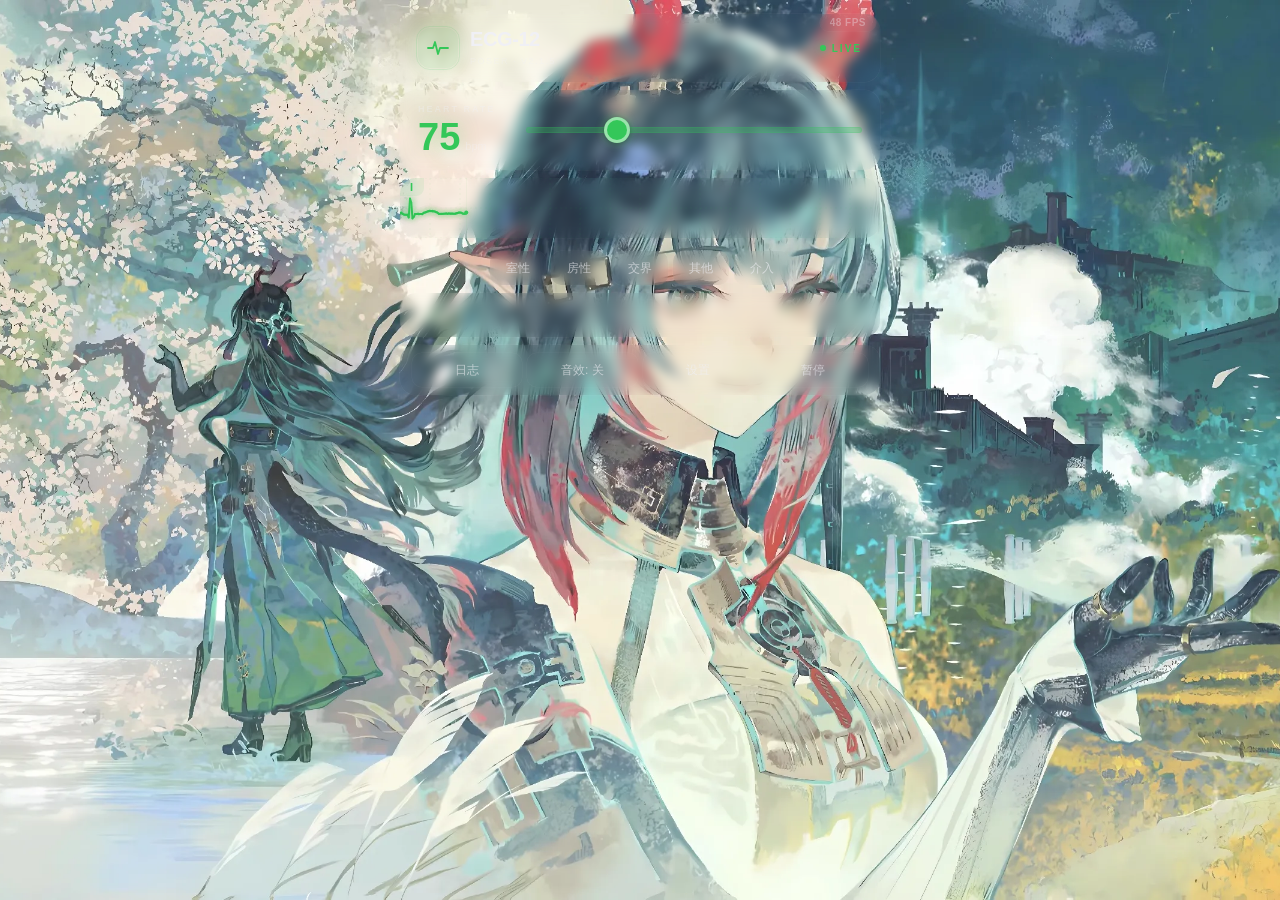
<file: PoserECGUI/index.html>
<!doctype html>
<html lang="zh">
<head>
  <meta charset="UTF-8">
  <meta name="viewport" content="width=device-width, initial-scale=1.0, maximum-scale=1.0, user-scalable=no">
  <title>POSER: ECG-12 RC</title>
  <link rel="stylesheet" href="style.css?v=0">
  <link rel="preload" as="image" href="1776148936388.webp" type="image/webp">
  <link rel="preload" as="image" href="1781260457479.webp" type="image/webp">
</head>
<body>
<script>(function(){var a='1776148936388',b='1781260457479',last=sessionStorage.getItem('_bg'),pick=last===a?b:a;sessionStorage.setItem('_bg',pick);document.body.style.backgroundImage='url('+pick+'.webp)'})()</script>

<div class="wrap">

  <div class="fps" id="fpsDisplay">60 FPS</div>

  <header class="glass header">
    <div class="header-inner">
      <div class="header-brand">
        <div class="ecg-pulse">
          <svg viewBox="0 0 28 28" width="28" height="28" fill="none">
            <path d="M4 14h5l2-6 3 12 2-6h8" stroke="#34c759" stroke-width="1.8" stroke-linecap="round" stroke-linejoin="round"/>
          </svg>
        </div>
        <div class="header-text">
          <h1>ECG-12</h1>
          <span class="version">POSER · V2.1.5</span>
        </div>
      </div>
      <div class="header-status">
        <span class="status-dot"></span>
        <span class="status-text">LIVE</span>
      </div>
    </div>
  </header>

  <div class="glass hr-card">
    <div class="hr-left">
      <span class="hr-label">HEART RATE</span>
      <div class="hr-value">
        <b id="hrDisplayFK">75</b>
        <span class="hr-unit">bpm</span>
      </div>
    </div>
    <div class="hr-track">
      <div class="hr-rail"></div>
      <input type="range" id="hrSlider" min="0" max="300" step="1" value="75">
    </div>
  </div>

  <div class="leads">
    <div class="lead" id="lead1" style="display:block"><span class="tag">I</span><div class="line"></div><canvas class="ecg-wave"></canvas><canvas class="ecg-grid"></canvas><canvas class="ecg-dot"></canvas></div>
    <div class="lead" id="lead2" style="display:none"><span class="tag">II</span><div class="line"></div><canvas class="ecg-wave"></canvas><canvas class="ecg-grid"></canvas><canvas class="ecg-dot"></canvas></div>
    <div class="lead" id="lead3" style="display:none"><span class="tag">III</span><div class="line"></div><canvas class="ecg-wave"></canvas><canvas class="ecg-grid"></canvas><canvas class="ecg-dot"></canvas></div>
    <div class="lead" id="lead4" style="display:none"><span class="tag">aVR</span><div class="line"></div><canvas class="ecg-wave"></canvas><canvas class="ecg-grid"></canvas><canvas class="ecg-dot"></canvas></div>
    <div class="lead" id="lead5" style="display:none"><span class="tag">aVL</span><div class="line"></div><canvas class="ecg-wave"></canvas><canvas class="ecg-grid"></canvas><canvas class="ecg-dot"></canvas></div>
    <div class="lead" id="lead6" style="display:none"><span class="tag">aVF</span><div class="line"></div><canvas class="ecg-wave"></canvas><canvas class="ecg-grid"></canvas><canvas class="ecg-dot"></canvas></div>
    <div class="lead" id="lead7" style="display:none"><span class="tag">V1</span><div class="line"></div><canvas class="ecg-wave"></canvas><canvas class="ecg-grid"></canvas><canvas class="ecg-dot"></canvas></div>
    <div class="lead" id="lead8" style="display:none"><span class="tag">V2</span><div class="line"></div><canvas class="ecg-wave"></canvas><canvas class="ecg-grid"></canvas><canvas class="ecg-dot"></canvas></div>
    <div class="lead" id="lead9" style="display:none"><span class="tag">V3</span><div class="line"></div><canvas class="ecg-wave"></canvas><canvas class="ecg-grid"></canvas><canvas class="ecg-dot"></canvas></div>
    <div class="lead" id="lead10" style="display:none"><span class="tag">V4</span><div class="line"></div><canvas class="ecg-wave"></canvas><canvas class="ecg-grid"></canvas><canvas class="ecg-dot"></canvas></div>
    <div class="lead" id="lead11" style="display:none"><span class="tag">V5</span><div class="line"></div><canvas class="ecg-wave"></canvas><canvas class="ecg-grid"></canvas><canvas class="ecg-dot"></canvas></div>
    <div class="lead" id="lead12" style="display:none"><span class="tag">V6</span><div class="line"></div><canvas class="ecg-wave"></canvas><canvas class="ecg-grid"></canvas><canvas class="ecg-dot"></canvas></div>
  </div>

  <div class="cats">
    <button class="cat" onclick="showVentricular()">室性</button>
    <button class="cat" onclick="showAtrial()">房性</button>
    <button class="cat" onclick="showJunctional()">交界</button>
    <button class="cat" onclick="showOther()">其他</button>
    <button class="cat" onclick="showInterventional()">介入</button>
  </div>

  <div class="glass result" id="resultBox"></div>

  <div class="glass toolbar">
    <button onclick="openLogPage()">日志</button>
    <button id="audioBtn" onclick="toggleAudio()">音效: 关</button>
    <button onclick="openset()">设置</button>
    <button id="stopECG">暂停</button>
  </div>
</div>

<div class="modal" id="setm" onclick="if(event.target===this)closeset()">
  <div class="sheet">
    <div class="sheet-handle"></div>
    <div class="sheet-title">显示导联</div>
    <div class="sheet-body"><div class="g12"><button class="pk" id="leadt1">I</button><button class="pk" id="leadt2">II</button><button class="pk" id="leadt3">III</button><button class="pk" id="leadt4">aVR</button><button class="pk" id="leadt5">aVL</button><button class="pk" id="leadt6">aVF</button><button class="pk" id="leadt7">V1</button><button class="pk" id="leadt8">V2</button><button class="pk" id="leadt9">V3</button><button class="pk" id="leadt10">V4</button><button class="pk" id="leadt11">V5</button><button class="pk" id="leadt12">V6</button></div></div>
    <div class="sheet-title">波形设置</div>
    <div class="sheet-body">
      <div class="sr"><span>上帧偏移</span><div class="sr-track"><div class="sr-rail"></div><input type="range" id="ByHeightFirst" min="-10" max="10" step="0.1" value="0"></div><span class="sv" id="scaling1">+0.0px</span></div>
      <div class="sr"><span>此帧偏移</span><div class="sr-track"><div class="sr-rail"></div><input type="range" id="ByHeightSecond" min="-10" max="10" step="0.1" value="0"></div><span class="sv" id="scaling2">+0.0px</span></div>
    </div>
    <div class="sheet-footer"><button onclick="closeset()">关闭</button></div>
  </div>
</div>

<div class="modal" id="logPage" onclick="if(event.target===this)closeLogPage()">
  <div class="sheet">
    <div class="sheet-handle"></div>
    <div class="sheet-title">ECG-12 更新日志</div>
    <div class="sheet-body"><div class="logt">0.0.1:<br>0.0.2:完善了室,房性波形<br>0.0.3:完善了更多波形<br>0.0.4:增加了下壁梗死<br>0.0.5:增加了前壁梗死与日志功能<br>0.0.5.1:开学了很生气<br>0.0.6:新增了预激AB<br>0.0.7:新增了高低血钾症<br>0.7.1:修改版本号规则，为子版本预留空间<br>0.8.0:新增了高低血钙症<br>0.9.0:新增了高低血镁症<br>1.0.0:预备正式版<br>1.1.0:新增了三个尖端扭转vt，电轴翻转速度不同<br>1.1.1:这一段暂时不动版本号<br>1.2.0:初代介入治疗功能<br>1.3.0:增加了心电音效，修复了已知问题<br>2.0.0:对模拟器进行全面大改,优化界面<br>2.1.2:改动较小，暂不说明<br>2.1.3:继续优化界面新增更多设置<br>2.1.4:修复Canvas,DPR适配<br>2.1.5:UI大改<br>--------------------------------------------<br>作: Poser_破晓 WYL.龙尊 思路: H128<br>程序: Poser_破晓 WYL.龙尊<br>设计: Poser_破晓<br>UI: LinSwan<br>其他思路提供(dy):送<br>版本号控制不住了qwq</div></div>
    <div class="sheet-footer"><button onclick="closeLogPage()">返回</button></div>
  </div>
</div>

<script src="script.js?v=0"></script>
</body>
</html>
</file>
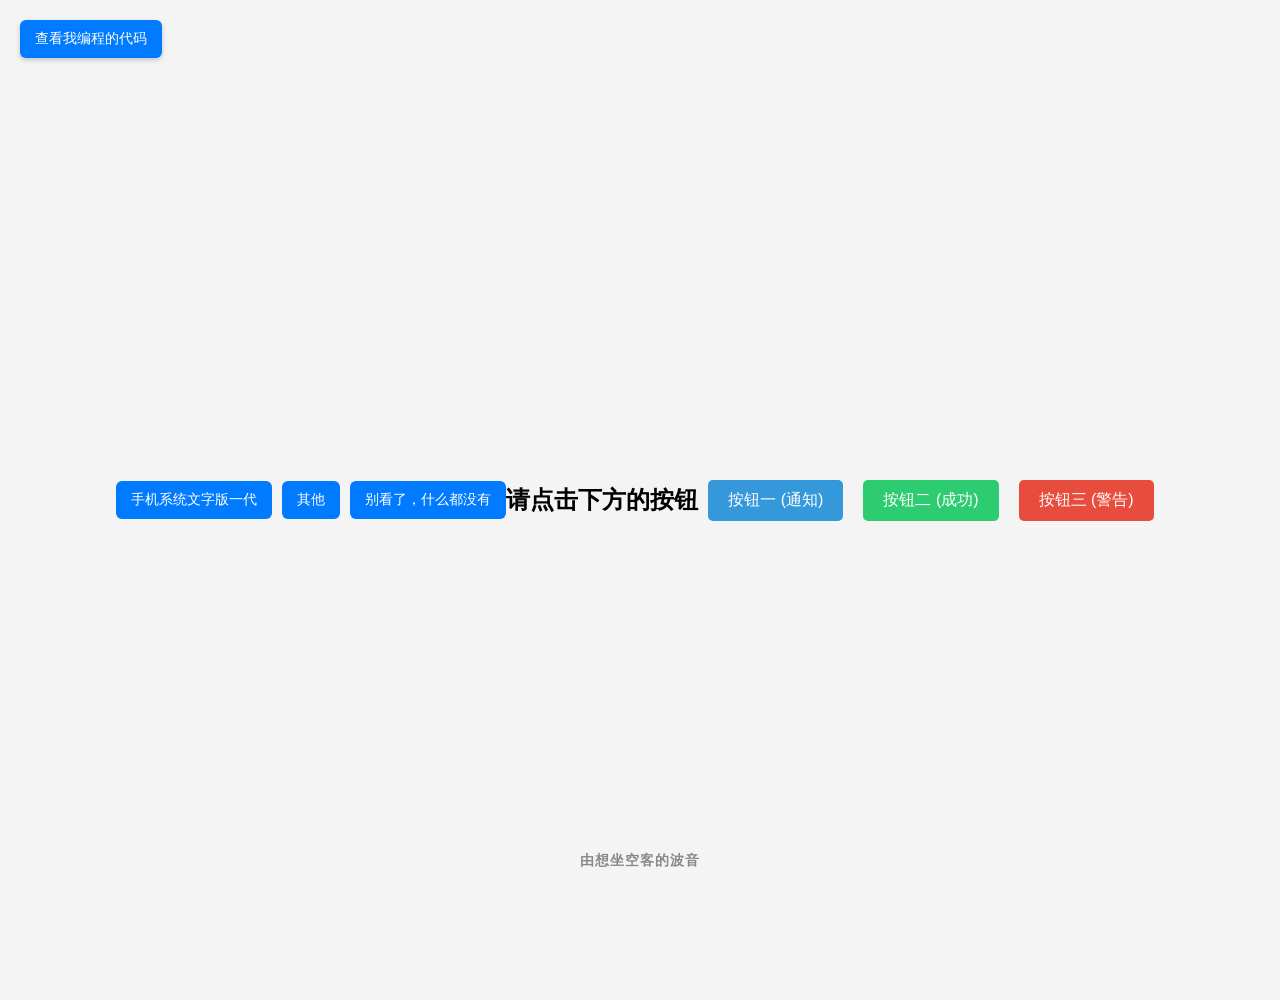
<file: 想做空客的波音粉/index.html>
<!DOCTYPE html><html lang="zh-CN"><head>    <meta charset="UTF-8">    <meta name="viewport" content="width=device-width, initial-scale=1.0">    <title>手机编程代码展示</title>    <style>        /* 页面基础设置 */        body {            font-family: -apple-system, BlinkMacSystemFont, "Segoe UI", Roboto, Helvetica, Arial, sans-serif;            background-color: #f4f4f5;            margin: 0;            padding: 0;            height: 100vh;            display: flex;            justify-content: center;            align-items: center;        }        /* 1. 按钮样式 - 固定在左上角 */        #codeBtn {            position: absolute; /* 绝对定位 */            top: 20px;          /* 距离顶部 20px */            left: 20px;         /* 距离左侧 20px */            padding: 10px 15px;            font-size: 14px;            background-color: #007AFF; /* 科技蓝 */            color: white;            border: none;            border-radius: 6px;            box-shadow: 0 2px 5px rgba(0,0,0,0.2);            cursor: pointer;            z-index: 100; /* 保证层级在最上 */        }        #codeBtn:active {            background-color: #0056b3;        }        /* 2. 底部署名文字 */        .footer-text {            position: absolute;            bottom: 30px;            width: 100%;            text-align: center;            color: #888;            font-size: 14px;            font-weight: bold;            letter-spacing: 1px;        }        /* 3. 弹窗遮罩层 */        .modal-overlay {            display: none; /* 默认隐藏 */            position: fixed;            top: 0;            left: 0;            width: 100%;            height: 100%;            background-color: rgba(0, 0, 0, 0.6); /* 深色背景 */            z-index: 1000;            justify-content: center;            align-items: center;            padding: 20px;            box-sizing: border-box;        }        /* 4. 弹窗内容框 */        .modal-content {            background-color: #1e1e1e; /* 代码编辑器深色背景 */            padding: 20px;            border-radius: 10px;            width: 100%;            max-width: 500px;            position: relative;            box-shadow: 0 4px 15px rgba(0,0,0,0.5);            border: 1px solid #333;        }        /* 代码文本样式 */        .code-block {            font-family: 'Courier New', Courier, monospace; /* 等宽字体 */            color: #d4d4d4;            font-size: 14px;            line-height: 1.5;            white-space: pre-wrap; /* 自动换行 */            word-break: break-all;        }        /* 简单的语法高亮模拟 */        .keyword { color: #569cd6; } /* import, try */        .string { color: #ce9178; }  /* "..." */        .comment { color: #6a9955; } /* # ... */        .function { color: #dcdcaa; } /* os.system */        /* 关闭按钮 */        .close-btn {            position: absolute;            top: 10px;            right: 15px;            color: #aaa;            font-size: 24px;            cursor: pointer;        }        .close-btn:hover { color: #fff; }    </style></head><body>    <!-- 左上角的按钮 -->    <button id="codeBtn">查看我编程的代码</button>    <!-- 底部文字 -->    <div class="footer-text">由想坐空客的波音</div>    <!-- 弹窗结构 -->    <div id="codeModal" class="modal-overlay">        <div class="modal-content">            <span class="close-btn">&times;</span>            <!-- 代码内容区域 -->            <div class="code-block"><span class="keyword">import</span> os<span class="comment"># 尝试调用安卓系统的命令来打开抖音粉制作</span><span class="comment"># com.ss.android.ugc.aweme 是抖音的包名</span>os.<span class="function">system</span>(<span class="string">"am start -n com.ss.android.ugc.aweme/.main.MainActivity"</span>)</div>        </div>    </div>    <script>        // 获取元素        const modal = document.getElementById('codeModal');        const btn = document.getElementById('codeBtn');        const closeBtn = document.querySelector('.close-btn');        // 点击按钮打开弹窗        btn.onclick = function() {            modal.style.display = 'flex';        }        // 点击关闭按钮关闭弹窗        closeBtn.onclick = function() {            modal.style.display = 'none';        }        // 点击弹窗外部区域关闭弹窗        window.onclick = function(event) {            if (event.target == modal) {                modal.style.display = 'none';            }        }    </script></body></html><!DOCTYPE html><html lang="zh-CN"><head>    <meta charset="UTF-8">    <meta name="viewport" content="width=device-width, initial-scale=1.0">    <title>横向按钮组</title>    <style>        body {            font-family: sans-serif;            background-color: #f4f4f5;            margin: 0;            padding: 20px;        }        /* 按钮容器：控制横向排列 */        .btn-container {            display: flex;          /* 关键：启用 Flex 布局 */            gap: 10px;              /* 关键：按钮之间的间距 */            flex-wrap: wrap;        /* 如果屏幕太小，允许换行 */        }        .my-btn {            padding: 10px 15px;            font-size: 14px;            background-color: #007AFF;            color: white;            border: none;            border-radius: 6px;            cursor: pointer;        }    </style></head><body>    <!-- 用一个 div 把所有按钮包起来 -->    <div class="btn-container">        <button class="my-btn">手机系统文字版一代</button>        <button class="my-btn">其他</button>        <button class="my-btn">别看了，什么都没有</button>    </div>    <div class="footer-text" style="margin-top: 20px; color: #888;"></div></body></html><!DOCTYPE html><html lang="zh-CN"><head>    <meta charset="UTF-8">    <meta name="viewport" content="width=device-width, initial-scale=1.0">    <title>三个按钮的弹窗示例</title>    <style>        /* 基础页面样式 */        body {            font-family: 'Arial', sans-serif;            text-align: center;            padding: 50px;            background-color: #f4f4f4;        }        /* 按钮通用样式 */        .trigger-btn {            padding: 10px 20px;            margin: 10px;            font-size: 16px;            cursor: pointer;            border: none;            border-radius: 5px;            color: white;            transition: background 0.3s;        }        .btn-1 { background-color: #3498db; }        .btn-2 { background-color: #2ecc71; }        .btn-3 { background-color: #e74c3c; }        .trigger-btn:hover { opacity: 0.8; }        /* --- 弹窗核心样式 --- */                /* 1. 遮罩层 (背景) */        .modal-overlay {            display: none; /* 默认隐藏 */            position: fixed;            top: 0;            left: 0;            width: 100%;            height: 100%;            background-color: rgba(0, 0, 0, 0.5); /* 半透明黑色 */            z-index: 1000;            justify-content: center;            align-items: center;        }        /* 2. 弹窗内容框 */        .modal-content {            background-color: white;            padding: 30px;            border-radius: 8px;            width: 300px;            text-align: center;            box-shadow: 0 4px 15px rgba(0,0,0,0.3);            position: relative;            animation: fadeIn 0.3s; /* 简单的淡入动画 */        }        /* 3. 关闭按钮 (X) */        .close-btn {            position: absolute;            top: 10px;            right: 15px;            font-size: 24px;            cursor: pointer;            color: #aaa;        }        .close-btn:hover { color: #000; }        /* 动画定义 */        @keyframes fadeIn {            from { opacity: 0; transform: translateY(-20px); }            to { opacity: 1; transform: translateY(0); }        }    </style></head><body>    <!-- 1. 页面主体：三个触发按钮 -->    <h2>请点击下方的按钮</h2>    <button class="trigger-btn btn-1" onclick="openModal('modal1')">按钮一 (通知)</button>    <button class="trigger-btn btn-2" onclick="openModal('modal2')">按钮二 (成功)</button>    <button class="trigger-btn btn-3" onclick="openModal('modal3')">按钮三 (警告)</button>    <!-- 2. 弹窗结构 1 -->    <div id="modal1" class="modal-overlay">        <div class="modal-content">            <span class="close-btn" onclick="closeModal('modal1')">&times;</span>            <h3>🔔 系统通知</h3>            <p>这是按钮一对应的弹窗内容。</p>        </div>    </div>    <!-- 3. 弹窗结构 2 -->    <div id="modal2" class="modal-overlay">        <div class="modal-content">            <span class="close-btn" onclick="closeModal('modal2')">&times;</span>            <h3>✅ 操作成功</h3>            <p>这是按钮二对应的弹窗内容。</p>        </div>    </div>    <!-- 4. 弹窗结构 3 -->    <div id="modal3" class="modal-overlay">        <div class="modal-content">            <span class="close-btn" onclick="closeModal('modal3')">&times;</span>            <h3>开发商</h3>            <p>感谢爱酷的大力支持</p>        </div>    </div>    <!-- 5. JavaScript 逻辑 -->    <script>        // 打开弹窗的函数        function openModal(modalId) {            document.getElementById(modalId).style.display = 'flex';        }        // 关闭弹窗的函数        function closeModal(modalId) {            document.getElementById(modalId).style.display = 'none';        }        // 点击遮罩层（弹窗外部）也可以关闭        window.onclick = function(event) {            if (event.target.classList.contains('modal-overlay')) {                event.target.style.display = 'none';            }        }    </script></body></html>
</file>
<file: PoserECGUI/style.css>
:root {
  --gn: #34c759;
  --gn-dim: #28a745;
  --gn-glow: rgba(52,199,89,.4);
  --gn-bg: rgba(52,199,89,.10);
  --gn-border: rgba(52,199,89,.25);
  --tx: #f0f0f5;
  --tx2: rgba(240,240,245,.6);
  --tx3: rgba(240,240,245,.35);
  --r: 16px;
  --rs: 10px;
}

* { margin:0; padding:0; box-sizing:border-box; }

::-webkit-scrollbar { width:3px }
::-webkit-scrollbar-track { background:transparent }
::-webkit-scrollbar-thumb { background:rgba(255,255,255,.06); border-radius:9px }

body {
  background-size: cover;
  background-position: center;
  background-repeat: no-repeat;
  background-attachment: fixed;
  font-family: -apple-system, 'SF Pro Display', 'Helvetica Neue', 'PingFang SC', sans-serif;
  max-width: 500px;
  margin: 0 auto;
  min-height: 100vh;
  padding: 14px 10px 28px;
  -webkit-font-smoothing: antialiased;
}

.wrap {
  display: flex;
  flex-direction: column;
  gap: 8px;
  position: relative;
}

/* ── FPS Counter ── */
.fps {
  position: absolute;
  top: 0;
  right: 4px;
  padding: 3px 10px;
  background: transparent;
  backdrop-filter: blur(6px);
  -webkit-backdrop-filter: blur(6px);
  border-radius: 8px;
  box-shadow: 0 0 0 .5px rgba(255,255,255,.06);
  color: var(--tx3);
  font-size: 10px;
  font-weight: 600;
  font-variant-numeric: tabular-nums;
  letter-spacing: .5px;
  z-index: 100;
  pointer-events: none;
}

/* ── Glass: 全透明 + 4px模糊 ── */
.glass {
  background: transparent;
  backdrop-filter: blur(6px);
  -webkit-backdrop-filter: blur(6px);
  border: none;
  border-radius: var(--r);
  box-shadow: 0 0 0 .5px rgba(255,255,255,.06);
  position: relative;
}

/* ── Header ── */
.header {
  padding: 14px 18px;
}
.header-inner {
  display: flex;
  align-items: center;
  justify-content: space-between;
}
.header-brand {
  display: flex;
  align-items: center;
  gap: 12px;
}
.ecg-pulse {
  width: 40px;
  height: 40px;
  border-radius: 12px;
  background: var(--gn-bg);
  display: flex;
  align-items: center;
  justify-content: center;
  box-shadow: 0 0 16px rgba(52,199,89,.1);
  position: relative;
}
.ecg-pulse::after {
  content: '';
  position: absolute;
  inset: -2px;
  border-radius: 14px;
  border: 1px solid rgba(52,199,89,.12);
  animation: pulse-ring 2s ease-out infinite;
}
@keyframes pulse-ring {
  0% { opacity:1; transform:scale(1) }
  100% { opacity:0; transform:scale(1.15) }
}
.header-text h1 {
  color: var(--tx);
  font-size: 20px;
  font-weight: 700;
  letter-spacing: -.4px;
  line-height: 1.1;
}
.version {
  color: var(--tx3);
  font-size: 9px;
  font-weight: 500;
  letter-spacing: 1.5px;
  text-transform: uppercase;
}
.header-status {
  display: flex;
  align-items: center;
  gap: 6px;
}
.status-dot {
  width: 6px;
  height: 6px;
  border-radius: 50%;
  background: var(--gn);
  box-shadow: 0 0 6px var(--gn-glow);
  animation: blink 1.5s ease-in-out infinite;
}
@keyframes blink {
  0%, 100% { opacity:1 }
  50% { opacity:.3 }
}
.status-text {
  color: var(--gn);
  font-size: 10px;
  font-weight: 700;
  letter-spacing: 2px;
}

/* ── HR Card ── */
.hr-card {
  padding: 14px 18px;
  display: flex;
  align-items: center;
  gap: 18px;
}
.hr-left {
  min-width: 90px;
}
.hr-label {
  display: block;
  color: var(--tx3);
  font-size: 9px;
  font-weight: 600;
  letter-spacing: 2px;
  text-transform: uppercase;
  margin-bottom: 4px;
}
.hr-value {
  display: flex;
  align-items: baseline;
  gap: 5px;
}
.hr-card b {
  font-weight: 700;
  font-size: 38px;
  color: var(--gn);
  font-variant-numeric: tabular-nums;
  line-height: 1;
  text-shadow: 0 0 20px rgba(52,199,89,.35);
}
.hr-unit {
  color: var(--tx3);
  font-size: 11px;
  font-weight: 500;
}
.hr-track {
  flex: 1;
  position: relative;
  height: 30px;
  display: flex;
  align-items: center;
}
/* 可见轨道线 — 不依赖浏览器伪元素 */
.hr-rail {
  position: absolute;
  left: 0; right: 0;
  height: 6px;
  background: rgba(52,199,89,.3);
  border-radius: 3px;
  border: 1px solid rgba(52,199,89,.15);
  pointer-events: none;
}
.hr-track input[type=range] {
  -webkit-appearance: none;
  appearance: none;
  width: 100%;
  height: 30px;
  background: transparent;
  outline: none;
  cursor: pointer;
  position: relative;
  z-index: 2;
  margin: 0;
}
.hr-track input[type=range]::-webkit-slider-runnable-track {
  width: 100%;
  height: 6px;
  background: transparent;
  border-radius: 3px;
}
.hr-track input[type=range]::-webkit-slider-thumb {
  -webkit-appearance: none;
  width: 26px;
  height: 26px;
  border-radius: 50%;
  background: var(--gn);
  border: 3px solid rgba(255,255,255,.5);
  box-shadow: 0 0 8px var(--gn-glow), 0 1px 4px rgba(0,0,0,.3);
  cursor: pointer;
  margin-top: -10px;
  transition: transform .1s ease;
}
.hr-track input[type=range]::-webkit-slider-thumb:active {
  transform: scale(1.12);
}
.hr-track input[type=range]::-moz-range-track {
  width: 100%;
  height: 6px;
  background: transparent;
  border-radius: 3px;
  border: none;
}
.hr-track input[type=range]::-moz-range-thumb {
  width: 26px;
  height: 26px;
  border-radius: 50%;
  background: var(--gn);
  border: 3px solid rgba(255,255,255,.5);
  box-shadow: 0 0 8px var(--gn-glow), 0 1px 4px rgba(0,0,0,.3);
  cursor: pointer;
}
/* Edge/IE */
.hr-track input[type=range]::-ms-track {
  width: 100%;
  height: 6px;
  background: transparent;
  border: none;
}
.hr-track input[type=range]::-ms-thumb {
  width: 26px;
  height: 26px;
  border-radius: 50%;
  background: var(--gn);
  border: 3px solid rgba(255,255,255,.5);
  box-shadow: 0 0 8px var(--gn-glow), 0 1px 4px rgba(0,0,0,.3);
  cursor: pointer;
}

/* ── Leads ── */
.leads {
  max-height: 50vh;
  overflow-y: auto;
  padding: 0;
}
.lead {
  position: relative;
  height: 60px;
  margin-bottom: 5px;
  background: transparent;
  backdrop-filter: blur(6px);
  -webkit-backdrop-filter: blur(6px);
  border: none;
  border-radius: var(--r);
  overflow: hidden;
  box-shadow: 0 0 0 .5px rgba(255,255,255,.04);
  transition: all .2s cubic-bezier(.4,0,.2,1);
}
.lead:hover {
  box-shadow: 0 0 0 .5px rgba(52,199,89,.1), 0 0 16px rgba(52,199,89,.04);
}
.tag {
  position: absolute;
  top: 0; left: 0;
  padding: 3px 10px;
  background: rgba(52,199,89,.08);
  border-radius: 0 0 8px 0;
  color: var(--gn);
  font-weight: 700;
  font-size: 11px;
  z-index: 10;
  letter-spacing: .5px;
}
.line {
  position: absolute;
  top: 0; left: 0;
  width: 1px;
  height: 100%;
  background: rgba(52,199,89,.04);
  pointer-events: none;
  z-index: 10;
}
.ecg-wave {
  width: 100%;
  height: 60px;
  display: block;
  position: relative;
  margin-top: 14px;
  transform: translateY(-14px);
  background: transparent;
}
.ecg-grid {
  width: 100%;
  height: 60px;
  display: block;
  position: absolute;
  top: 0; left: 0;
  pointer-events: none;
  z-index: 5;
  background: transparent;
}
.ecg-dot {
  width: 100%;
  height: 60px;
  display: block;
  position: absolute;
  top: 0; left: 0;
  pointer-events: none;
  z-index: 8;
  background: transparent;
}

/* ── Buttons ── */
.cats button, .pk, .sheet-footer button, .toolbar button, button {
  height: 34px;
  padding: 0 16px;
  background: transparent;
  backdrop-filter: blur(6px);
  -webkit-backdrop-filter: blur(6px);
  border: none;
  border-radius: var(--rs);
  color: var(--tx2);
  font-family: inherit;
  font-size: 12px;
  font-weight: 500;
  cursor: pointer;
  -webkit-tap-highlight-color: transparent;
  user-select: none;
  transition: all .15s cubic-bezier(.4,0,.2,1);
  box-shadow: 0 0 0 .5px rgba(255,255,255,.05);
}
button:hover {
  background: rgba(255,255,255,.06);
  color: var(--tx);
  box-shadow: 0 0 0 .5px rgba(255,255,255,.08);
}
button:active {
  transform: scale(.96);
  background: rgba(255,255,255,.10);
}

/* ── Category Buttons ── */
.cats {
  display: flex;
  justify-content: center;
  gap: 5px;
  flex-wrap: wrap;
}
.cat {
  padding: 0 18px;
  font-weight: 600;
}
.cat.active {
  background: var(--gn-bg);
  color: var(--gn);
  box-shadow: 0 0 0 .5px var(--gn-border), 0 0 14px rgba(52,199,89,.08);
}

/* ── Result Box ── */
.result {
  display: flex;
  flex-wrap: wrap;
  justify-content: center;
  gap: 5px;
  padding: 10px 12px;
  min-height: 44px;
}
.sub-btn {
  width: 84px;
  padding: 5px 6px;
  font-size: 11px;
  text-align: center;
  white-space: nowrap;
  overflow: hidden;
  text-overflow: ellipsis;
  transition: all .15s ease;
  box-shadow: 0 0 0 .5px rgba(255,255,255,.03);
}
.sub-btn:hover {
  background: rgba(255,255,255,.06);
  color: var(--tx);
}
.sub-btn.active {
  background: var(--gn-bg);
  color: var(--gn);
  box-shadow: 0 0 0 .5px var(--gn-border), 0 0 10px rgba(52,199,89,.06);
}

/* ── Toolbar ── */
.toolbar {
  display: flex;
  gap: 5px;
  padding: 8px 12px;
}
.toolbar button {
  flex: 1;
  text-align: center;
}

/* ═══════════════════════════════════
   Modal & Sheet
   ═══════════════════════════════════ */
.modal {
  position: fixed;
  top: 0; left: 0;
  width: 100%;
  height: 100%;
  background: transparent;
  backdrop-filter: blur(6px);
  -webkit-backdrop-filter: blur(6px);
  z-index: 1001;
  display: none;
  flex-direction: column;
  align-items: center;
  justify-content: flex-end;
  padding: 0 8px 16px;
  animation: fi .2s cubic-bezier(.4,0,.2,1);
}
@keyframes fi {
  from { opacity:0 }
  to { opacity:1 }
}
.sheet {
  width: 100%;
  max-width: 500px;
  background: transparent;
  backdrop-filter: blur(6px);
  -webkit-backdrop-filter: blur(6px);
  border: none;
  border-radius: 20px;
  box-shadow: 0 0 0 .5px rgba(255,255,255,.06), 0 4px 24px rgba(0,0,0,.2);
  overflow: hidden;
  animation: si .3s cubic-bezier(.4,0,.2,1);
}
@keyframes si {
  from { opacity:0; transform:translateY(30px) }
  to { opacity:1; transform:translateY(0) }
}
.sheet-handle {
  width: 36px;
  height: 5px;
  border-radius: 3px;
  background: rgba(255,255,255,.10);
  margin: 10px auto 4px;
}
.sheet-title {
  padding: 12px 20px 6px;
  color: var(--tx3);
  font-size: 11px;
  font-weight: 600;
  text-align: center;
  letter-spacing: 1px;
  text-transform: uppercase;
}
.sheet-body {
  padding: 8px 18px 16px;
}
.sheet-footer {
  padding: 10px 18px 18px;
  display: flex;
  justify-content: center;
}
.sheet-footer button {
  height: 40px;
  padding: 0 36px;
  font-size: 14px;
  font-weight: 600;
  background: var(--gn);
  color: #fff;
  border-radius: 12px;
  box-shadow: 0 2px 12px rgba(52,199,89,.3);
}
.sheet-footer button:hover {
  background: var(--gn-dim);
  box-shadow: 0 4px 20px rgba(52,199,89,.35);
}
.g12 {
  display: flex;
  flex-wrap: wrap;
  justify-content: center;
  gap: 5px;
}
.pk {
  width: 52px;
  height: 36px;
  font-weight: 600;
  font-size: 13px;
  color: var(--tx);
  transition: all .15s ease;
}
.pk:hover {
  background: var(--gn-bg);
  color: var(--gn);
}

/* ── Setting Rows ── */
.sr {
  display: flex;
  align-items: center;
  gap: 10px;
  padding: 10px 14px;
  background: rgba(255,255,255,.03);
  border: none;
  border-radius: var(--rs);
}
.sr + .sr {
  margin-top: 8px;
}
.sr span {
  color: var(--tx2);
  font-weight: 500;
  font-size: 12px;
  min-width: 60px;
}
.sr-track {
  flex: 1;
  position: relative;
  height: 26px;
  display: flex;
  align-items: center;
}
.sr-rail {
  position: absolute;
  left: 0; right: 0;
  height: 4px;
  background: rgba(52,199,89,.25);
  border-radius: 2px;
  border: 1px solid rgba(52,199,89,.1);
  pointer-events: none;
}
.sr-track input[type=range] {
  -webkit-appearance: none;
  appearance: none;
  width: 100%;
  height: 26px;
  background: transparent;
  outline: none;
  cursor: pointer;
  position: relative;
  z-index: 2;
  margin: 0;
}
.sr-track input[type=range]::-webkit-slider-runnable-track {
  width: 100%;
  height: 4px;
  background: transparent;
  border-radius: 2px;
}
.sr-track input[type=range]::-webkit-slider-thumb {
  -webkit-appearance: none;
  width: 22px;
  height: 22px;
  border-radius: 50%;
  background: var(--gn);
  border: 2px solid rgba(255,255,255,.4);
  box-shadow: 0 0 6px var(--gn-glow), 0 1px 3px rgba(0,0,0,.3);
  cursor: pointer;
  margin-top: -9px;
  transition: transform .1s ease;
}
.sr-track input[type=range]::-webkit-slider-thumb:active {
  transform: scale(1.12);
}
.sr-track input[type=range]::-moz-range-track {
  width: 100%;
  height: 4px;
  background: transparent;
  border-radius: 2px;
  border: none;
}
.sr-track input[type=range]::-moz-range-thumb {
  width: 22px;
  height: 22px;
  border-radius: 50%;
  background: var(--gn);
  border: 2px solid rgba(255,255,255,.4);
  box-shadow: 0 0 6px var(--gn-glow), 0 1px 3px rgba(0,0,0,.3);
  cursor: pointer;
}
.sr-track input[type=range]::-ms-track {
  width: 100%;
  height: 4px;
  background: transparent;
  border: none;
}
.sr-track input[type=range]::-ms-thumb {
  width: 22px;
  height: 22px;
  border-radius: 50%;
  background: var(--gn);
  border: 2px solid rgba(255,255,255,.4);
  box-shadow: 0 0 6px var(--gn-glow), 0 1px 3px rgba(0,0,0,.3);
  cursor: pointer;
}
.sv {
  color: var(--tx3);
  font-weight: 500;
  font-size: 12px;
  min-width: 50px;
  text-align: right;
  font-variant-numeric: tabular-nums;
}

/* ── Log ── */
.logt {
  color: var(--tx2);
  font-size: 11px;
  line-height: 1.9;
  font-family: 'SF Mono', 'Menlo', 'Courier New', monospace;
}
</file>
